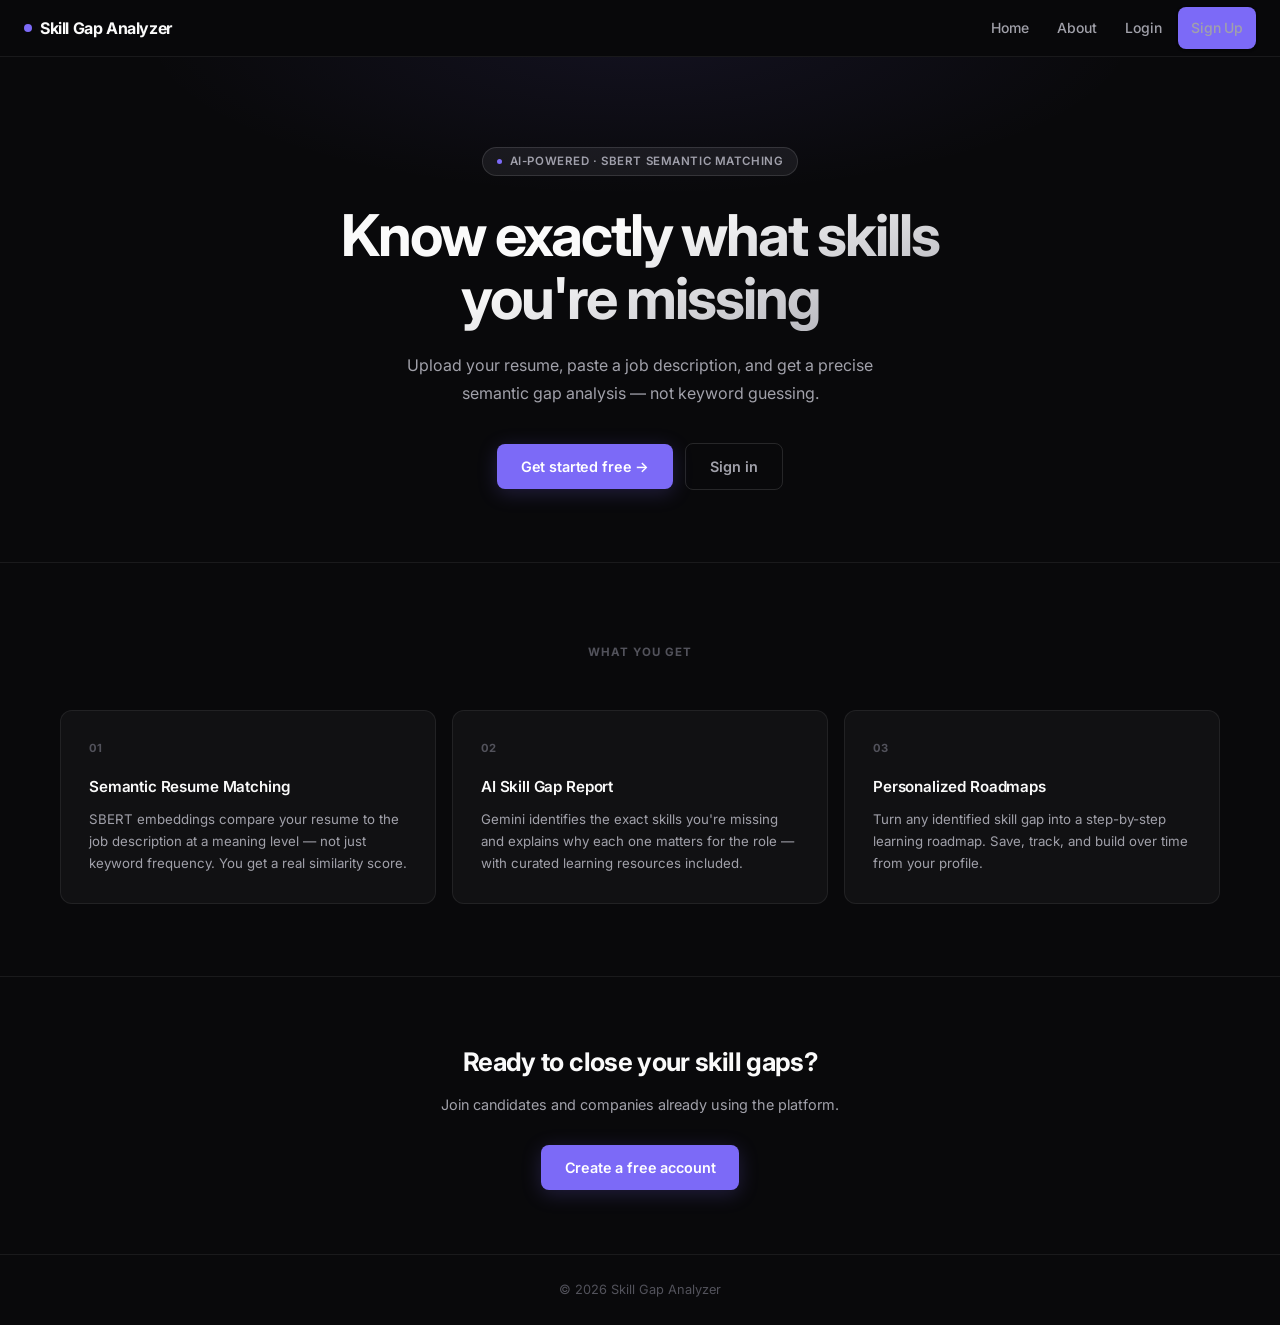
<file: frontend/index.html>
<!DOCTYPE html>
<html lang="en">

<head>
    <meta charset="UTF-8">
    <meta name="viewport" content="width=device-width, initial-scale=1.0">
    <meta name="theme-color" content="#09090b">
    <meta name="description"
        content="Bridge the gap between your skills and job market demands with AI-powered semantic analysis and personalized learning roadmaps.">
    <link rel="icon"
        href="data:image/svg+xml,<svg xmlns='http://www.w3.org/2000/svg' viewBox='0 0 100 100'><text y='.9em' font-size='90'>◎</text></svg>">
    <title>Skill Gap Analyzer — Bridge Your Career Gap</title>
    <link rel="preconnect" href="https://fonts.googleapis.com">
    <link rel="preconnect" href="https://fonts.gstatic.com" crossorigin>
    <link
        href="https://fonts.googleapis.com/css2?family=Inter:ital,opsz,wght@0,14..32,400;0,14..32,500;0,14..32,600;0,14..32,700;1,14..32,400&display=swap"
        rel="stylesheet">
    <link rel="stylesheet" href="css/style.css">
    <style>
        /* ── Landing-page-specific overrides ── */
        .landing-hero {
            padding: 88px 0 72px;
            text-align: center;
            border-bottom: 1px solid var(--border);
            position: relative;
            overflow: hidden;
        }

        .landing-hero::before {
            content: '';
            position: absolute;
            inset: 0;
            background: radial-gradient(ellipse 60% 50% at 50% -5%, rgba(124, 106, 247, 0.09) 0%, transparent 65%);
            pointer-events: none;
        }

        .landing-hero .eyebrow {
            display: inline-flex;
            align-items: center;
            gap: 8px;
            padding: 4px 14px;
            border: 1px solid var(--border-md);
            border-radius: var(--radius-pill);
            font-size: 0.72rem;
            font-weight: 600;
            color: var(--text-2);
            letter-spacing: 0.05em;
            text-transform: uppercase;
            background: var(--bg-raised);
            margin-bottom: 28px;
        }

        .landing-hero h1 {
            font-size: clamp(2.2rem, 5.5vw, 3.6rem);
            font-weight: 700;
            letter-spacing: -0.035em;
            line-height: 1.1;
            background: linear-gradient(160deg, var(--text-1) 40%, var(--text-2) 100%);
            -webkit-background-clip: text;
            -webkit-text-fill-color: transparent;
            background-clip: text;
            margin-bottom: 20px;
            max-width: 720px;
            margin-left: auto;
            margin-right: auto;
        }

        .landing-hero p {
            font-size: 1rem;
            color: var(--text-2);
            max-width: 480px;
            margin: 0 auto 36px;
            line-height: 1.75;
        }

        .hero-cta {
            display: flex;
            align-items: center;
            justify-content: center;
            gap: 12px;
            flex-wrap: wrap;
        }

        .hero-cta .btn-primary {
            display: inline-flex;
            align-items: center;
            gap: 8px;
            padding: 11px 24px;
            background: var(--accent);
            color: white;
            border: none;
            border-radius: var(--radius-sm);
            font-size: 0.9rem;
            font-weight: 600;
            font-family: inherit;
            cursor: pointer;
            text-decoration: none;
            letter-spacing: -0.01em;
            transition: background 0.15s, box-shadow 0.15s, transform 0.15s;
            box-shadow: var(--shadow-accent);
        }

        .hero-cta .btn-primary:hover {
            background: #6d5ce6;
            transform: translateY(-1px);
            box-shadow: 0 6px 28px rgba(124, 106, 247, 0.35);
        }

        .hero-cta .btn-ghost {
            display: inline-flex;
            align-items: center;
            gap: 8px;
            padding: 11px 24px;
            background: transparent;
            color: var(--text-2);
            border: 1px solid var(--border-md);
            border-radius: var(--radius-sm);
            font-size: 0.9rem;
            font-weight: 600;
            font-family: inherit;
            cursor: pointer;
            text-decoration: none;
            transition: border-color 0.15s, color 0.15s, background 0.15s;
        }

        .hero-cta .btn-ghost:hover {
            border-color: var(--border-lg);
            color: var(--text-1);
            background: rgba(255, 255, 255, 0.04);
        }

        /* ── Feature Section ── */
        .features-section {
            padding: 80px 0 72px;
        }

        .features-section-label {
            font-size: 0.72rem;
            font-weight: 700;
            letter-spacing: 0.08em;
            text-transform: uppercase;
            color: var(--text-3);
            text-align: center;
            margin-bottom: 48px;
        }

        .features-grid {
            display: grid;
            grid-template-columns: repeat(3, 1fr);
            gap: 16px;
        }

        .feature-card {
            background: var(--bg-surface);
            border: 1px solid var(--border);
            border-radius: var(--radius);
            padding: 28px;
            transition: border-color 0.15s, transform 0.15s, box-shadow 0.15s;
            position: relative;
            overflow: hidden;
        }

        .feature-card::before {
            content: '';
            position: absolute;
            left: 0;
            top: 20px;
            bottom: 20px;
            width: 2px;
            background: var(--accent);
            border-radius: 0 2px 2px 0;
            opacity: 0;
            transition: opacity 0.15s;
        }

        .feature-card:hover {
            border-color: var(--border-md);
            transform: translateY(-2px);
            box-shadow: var(--shadow-md);
        }

        .feature-card:hover::before {
            opacity: 1;
        }

        .feature-num {
            font-size: 0.7rem;
            font-weight: 700;
            color: var(--text-3);
            letter-spacing: 0.04em;
            margin-bottom: 16px;
            display: block;
        }

        .feature-card h3 {
            font-size: 0.95rem;
            font-weight: 600;
            color: var(--text-1);
            margin-bottom: 10px;
            letter-spacing: -0.01em;
        }

        .feature-card p {
            font-size: 0.83rem;
            color: var(--text-2);
            line-height: 1.65;
        }

        /* ── CTA Bottom ── */
        .cta-bottom {
            padding: 64px 0;
            border-top: 1px solid var(--border);
            text-align: center;
        }

        .cta-bottom h2 {
            font-size: 1.6rem;
            font-weight: 700;
            color: var(--text-1);
            letter-spacing: -0.025em;
            margin-bottom: 10px;
        }

        .cta-bottom p {
            font-size: 0.9rem;
            color: var(--text-2);
            margin-bottom: 28px;
        }

        @media (max-width: 900px) {
            .features-grid {
                grid-template-columns: 1fr 1fr;
            }
        }

        @media (max-width: 600px) {
            .features-grid {
                grid-template-columns: 1fr;
            }

            .landing-hero {
                padding: 60px 0 48px;
            }
        }
    </style>
</head>

<body>
    <header>
        <nav>
            <div class="logo">Skill Gap Analyzer</div>
            <div class="nav-links">
                <a href="index.html">Home</a>
                <a href="index.html#about">About</a>
                <a href="login.html">Login</a>
                <a href="signup.html" class="btn">Sign Up</a>
            </div>
        </nav>
    </header>

    <main>
        <!-- Hero -->
        <section class="landing-hero">
            <div class="container">
                <div class="eyebrow">
                    <span
                        style="width:5px;height:5px;border-radius:50%;background:var(--accent);display:inline-block;"></span>
                    AI-Powered · SBERT Semantic Matching
                </div>
                <h1>Know exactly what skills you're missing</h1>
                <p>Upload your resume, paste a job description, and get a precise semantic gap analysis — not keyword
                    guessing.</p>
                <div class="hero-cta">
                    <a href="signup.html" class="btn-primary">Get started free →</a>
                    <a href="login.html" class="btn-ghost">Sign in</a>
                </div>
            </div>
        </section>

        <!-- Features -->
        <section class="features-section">
            <div class="container">
                <p class="features-section-label">What you get</p>
                <div class="features-grid">
                    <div class="feature-card">
                        <span class="feature-num">01</span>
                        <h3>Semantic Resume Matching</h3>
                        <p>SBERT embeddings compare your resume to the job description at a meaning level — not just
                            keyword frequency. You get a real similarity score.</p>
                    </div>
                    <div class="feature-card">
                        <span class="feature-num">02</span>
                        <h3>AI Skill Gap Report</h3>
                        <p>Gemini identifies the exact skills you're missing and explains why each one matters for the
                            role — with curated learning resources included.</p>
                    </div>
                    <div class="feature-card">
                        <span class="feature-num">03</span>
                        <h3>Personalized Roadmaps</h3>
                        <p>Turn any identified skill gap into a step-by-step learning roadmap. Save, track, and build
                            over time from your profile.</p>
                    </div>
                </div>
            </div>
        </section>

        <!-- CTA Bottom -->
        <section class="cta-bottom">
            <div class="container">
                <h2>Ready to close your skill gaps?</h2>
                <p>Join candidates and companies already using the platform.</p>
                <div class="hero-cta">
                    <a href="signup.html" class="btn-primary">Create a free account</a>
                </div>
            </div>
        </section>
    </main>

    <footer>
        <div class="container">
            <p>© 2026 Skill Gap Analyzer</p>
        </div>
    </footer>

    <script src="js/script.js"></script>


</body>

</html>
</file>
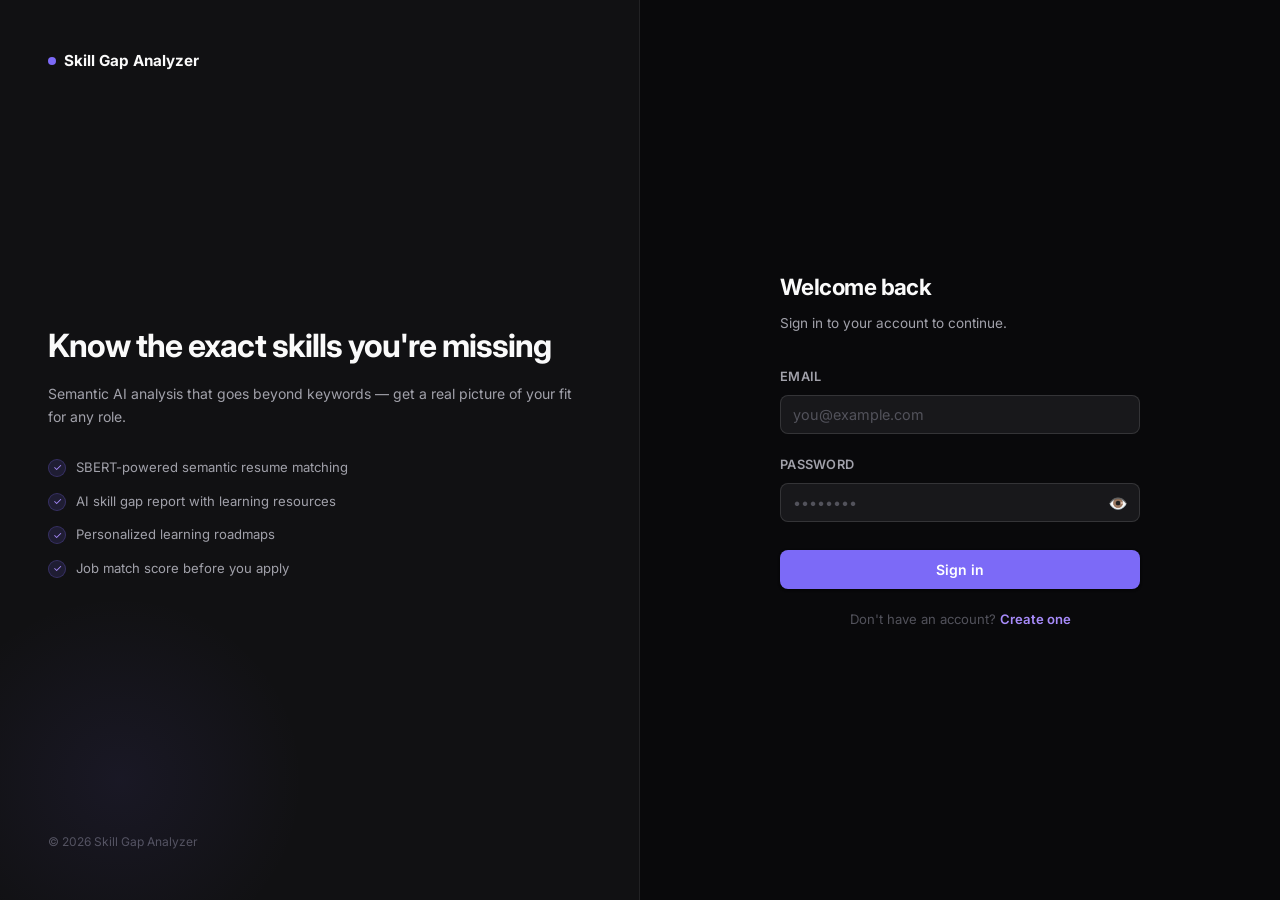
<file: frontend/admin.html>
<!DOCTYPE html>
<html lang="en">
<head>
    <meta charset="UTF-8">
    <meta name="viewport" content="width=device-width, initial-scale=1.0">
    <meta name="theme-color" content="#09090b">
    <title>Admin Panel — Skill Gap Analyzer</title>
    <meta name="description" content="Master admin panel for managing all users, jobs, and applications on Skill Gap Analyzer.">
    <link rel="icon" href="data:image/svg+xml,<svg xmlns='http://www.w3.org/2000/svg' viewBox='0 0 100 100'><text y='.9em' font-size='90'>⚙</text></svg>">
    <link rel="preconnect" href="https://fonts.googleapis.com">
    <link rel="preconnect" href="https://fonts.gstatic.com" crossorigin>
    <link href="https://fonts.googleapis.com/css2?family=Inter:ital,opsz,wght@0,14..32,400;0,14..32,500;0,14..32,600;0,14..32,700;1,14..32,400&display=swap" rel="stylesheet">
    <link rel="stylesheet" href="css/style.css">
    <style>
        :root {
            --admin-accent: #7c6af7;
            --admin-accent-dim: rgba(124,106,247,0.15);
            --admin-danger: #ef4444;
            --admin-success: #10b981;
            --admin-warn: #f59e0b;
        }

        body { background: var(--bg-base, #09090b); }

        /* ── Admin Shell ── */
        .admin-shell {
            display: grid;
            grid-template-columns: 240px 1fr;
            min-height: 100vh;
        }

        /* ── Sidebar ── */
        .admin-sidebar {
            background: rgba(255,255,255,0.03);
            border-right: 1px solid rgba(255,255,255,0.08);
            padding: 28px 0;
            position: sticky;
            top: 0;
            height: 100vh;
            overflow-y: auto;
            display: flex;
            flex-direction: column;
        }

        .admin-sidebar-logo {
            padding: 0 24px 28px;
            border-bottom: 1px solid rgba(255,255,255,0.07);
            margin-bottom: 20px;
        }

        .admin-sidebar-logo h1 {
            font-size: 0.9rem;
            font-weight: 800;
            background: linear-gradient(135deg, #a78bfa, #7c6af7);
            -webkit-background-clip: text;
            -webkit-text-fill-color: transparent;
            background-clip: text;
            letter-spacing: -0.02em;
        }

        .admin-sidebar-logo p {
            font-size: 0.72rem;
            color: rgba(255,255,255,0.35);
            margin-top: 3px;
        }

        .sidebar-nav {
            flex: 1;
            padding: 0 12px;
            display: flex;
            flex-direction: column;
            gap: 4px;
        }

        .sidebar-nav-item {
            display: flex;
            align-items: center;
            gap: 10px;
            padding: 10px 14px;
            border-radius: 8px;
            border: none;
            background: none;
            color: rgba(255,255,255,0.5);
            font-family: 'Inter', sans-serif;
            font-size: 0.875rem;
            font-weight: 500;
            cursor: pointer;
            text-align: left;
            transition: all 0.15s ease;
            width: 100%;
        }

        .sidebar-nav-item:hover {
            background: rgba(255,255,255,0.06);
            color: rgba(255,255,255,0.85);
        }

        .sidebar-nav-item.active {
            background: var(--admin-accent-dim);
            color: #a78bfa;
        }

        .sidebar-nav-item .icon { font-size: 1rem; width: 20px; text-align: center; }

        .sidebar-bottom {
            padding: 16px 12px 0;
            border-top: 1px solid rgba(255,255,255,0.07);
            margin-top: auto;
        }

        /* ── Main Content ── */
        .admin-main {
            padding: 36px 40px;
            overflow: hidden;
        }

        .admin-topbar {
            display: flex;
            justify-content: space-between;
            align-items: center;
            margin-bottom: 36px;
        }

        .admin-topbar h2 {
            font-size: 1.4rem;
            font-weight: 700;
            color: #f1f5f9;
            letter-spacing: -0.025em;
        }

        .admin-topbar p { font-size: 0.85rem; color: rgba(255,255,255,0.4); margin-top: 3px; }

        /* ── Stat Cards ── */
        .stats-grid {
            display: grid;
            grid-template-columns: repeat(auto-fit, minmax(160px, 1fr));
            gap: 16px;
            margin-bottom: 36px;
        }

        .stat-card {
            background: rgba(255,255,255,0.04);
            border: 1px solid rgba(255,255,255,0.08);
            border-radius: 14px;
            padding: 20px 22px;
            transition: border-color 0.2s;
        }

        .stat-card:hover { border-color: rgba(124,106,247,0.3); }

        .stat-card .stat-label {
            font-size: 0.75rem;
            font-weight: 600;
            color: rgba(255,255,255,0.4);
            text-transform: uppercase;
            letter-spacing: 0.08em;
            margin-bottom: 8px;
        }

        .stat-card .stat-value {
            font-size: 2rem;
            font-weight: 800;
            background: linear-gradient(135deg, #a78bfa, #7c6af7);
            -webkit-background-clip: text;
            -webkit-text-fill-color: transparent;
            background-clip: text;
            letter-spacing: -0.04em;
        }

        /* ── Panels ── */
        .admin-panel { display: none; }
        .admin-panel.active { display: block; }

        /* ── Table ── */
        .admin-table-wrap {
            background: rgba(255,255,255,0.03);
            border: 1px solid rgba(255,255,255,0.08);
            border-radius: 14px;
            overflow: hidden;
        }

        .admin-table-header {
            display: flex;
            justify-content: space-between;
            align-items: center;
            padding: 18px 22px;
            border-bottom: 1px solid rgba(255,255,255,0.07);
        }

        .admin-table-header h3 { font-size: 0.95rem; font-weight: 700; color: #f1f5f9; }

        .admin-search {
            padding: 8px 14px;
            background: rgba(255,255,255,0.05);
            border: 1px solid rgba(255,255,255,0.1);
            border-radius: 8px;
            color: #e2e8f0;
            font-family: 'Inter', sans-serif;
            font-size: 0.85rem;
            outline: none;
            width: 220px;
            transition: border-color 0.2s;
        }

        .admin-search:focus { border-color: rgba(124,106,247,0.5); }

        table.admin-tbl {
            width: 100%;
            border-collapse: collapse;
            font-size: 0.85rem;
        }

        table.admin-tbl thead tr {
            background: rgba(255,255,255,0.04);
        }

        table.admin-tbl th {
            padding: 11px 16px;
            text-align: left;
            color: rgba(255,255,255,0.4);
            font-weight: 600;
            font-size: 0.75rem;
            text-transform: uppercase;
            letter-spacing: 0.06em;
            white-space: nowrap;
        }

        table.admin-tbl td {
            padding: 13px 16px;
            color: rgba(255,255,255,0.8);
            border-bottom: 1px solid rgba(255,255,255,0.06);
            vertical-align: middle;
        }

        table.admin-tbl tr:last-child td { border-bottom: none; }

        table.admin-tbl tr:hover td { background: rgba(255,255,255,0.02); }

        .badge {
            display: inline-block;
            padding: 2px 10px;
            border-radius: 20px;
            font-size: 0.72rem;
            font-weight: 700;
            text-transform: uppercase;
            letter-spacing: 0.05em;
        }

        .badge-candidate { background: rgba(99,102,241,0.15); color: #a5b4fc; }
        .badge-company   { background: rgba(16,185,129,0.15); color: #6ee7b7; }
        .badge-admin     { background: rgba(245,158,11,0.2); color: #fcd34d; }

        .btn-tbl-delete {
            padding: 5px 12px;
            border-radius: 6px;
            border: 1px solid rgba(239,68,68,0.35);
            background: rgba(239,68,68,0.1);
            color: #fca5a5;
            font-family: 'Inter', sans-serif;
            font-size: 0.78rem;
            font-weight: 600;
            cursor: pointer;
            transition: all 0.15s;
        }
        .btn-tbl-delete:hover { background: rgba(239,68,68,0.22); }

        .btn-tbl-view {
            padding: 5px 12px;
            border-radius: 6px;
            border: 1px solid rgba(124,106,247,0.35);
            background: rgba(124,106,247,0.12);
            color: #a78bfa;
            font-family: 'Inter', sans-serif;
            font-size: 0.78rem;
            font-weight: 600;
            cursor: pointer;
            text-decoration: none;
            display: inline-block;
            transition: all 0.15s;
        }
        .btn-tbl-view:hover { background: rgba(124,106,247,0.22); }

        .empty-state {
            padding: 40px;
            text-align: center;
            color: rgba(255,255,255,0.35);
            font-size: 0.9rem;
        }

        /* ── Confirm Modal ── */
        #admin-confirm-overlay {
            display: none;
            position: fixed;
            inset: 0;
            background: rgba(0,0,0,0.65);
            backdrop-filter: blur(5px);
            z-index: 9999;
            align-items: center;
            justify-content: center;
        }
        #admin-confirm-overlay.show { display: flex; }

        #admin-confirm-box {
            background: #0f1320;
            border: 1px solid rgba(255,255,255,0.12);
            border-radius: 14px;
            padding: 36px;
            max-width: 380px;
            width: 90%;
            text-align: center;
            box-shadow: 0 20px 60px rgba(0,0,0,0.6);
        }

        #admin-confirm-box p { color: #f1f5f9; font-size: 1rem; margin-bottom: 24px; line-height: 1.6; }

        #admin-confirm-box .btn-row { display: flex; gap: 12px; justify-content: center; }

        /* ── Toast ── */
        #admin-toast-container {
            position: fixed;
            bottom: 24px;
            right: 24px;
            z-index: 9998;
            display: flex;
            flex-direction: column;
            gap: 10px;
            pointer-events: none;
        }

        @keyframes slideInToast {
            from { opacity: 0; transform: translateY(20px); }
            to   { opacity: 1; transform: translateY(0); }
        }

        @media (max-width: 900px) {
            .admin-shell { grid-template-columns: 1fr; }
            .admin-sidebar { display: none; }
            .admin-main { padding: 24px 16px; }
        }
    </style>
</head>
<body>

<div class="admin-shell">
    <!-- Sidebar -->
    <aside class="admin-sidebar">
        <div class="admin-sidebar-logo">
            <h1>⚙ Admin Panel</h1>
            <p id="admin-username-label">Loading…</p>
        </div>
        <nav class="sidebar-nav">
            <button class="sidebar-nav-item active" id="nav-overview" data-panel="panel-overview">
                <span class="icon">📊</span> Overview
            </button>
            <button class="sidebar-nav-item" id="nav-users" data-panel="panel-users">
                <span class="icon">👥</span> Users
            </button>
            <button class="sidebar-nav-item" id="nav-jobs" data-panel="panel-jobs">
                <span class="icon">💼</span> Jobs
            </button>
            <button class="sidebar-nav-item" id="nav-apps" data-panel="panel-apps">
                <span class="icon">📄</span> Applications
            </button>
            <button class="sidebar-nav-item" id="nav-cluster" data-panel="panel-cluster">
                <span class="icon">🎯</span> Cluster Resumes
            </button>
        </nav>
        <div class="sidebar-bottom">
            <button class="sidebar-nav-item" id="admin-logout-btn" style="color:#fca5a5;">
                <span class="icon">🚪</span> Logout
            </button>
        </div>
    </aside>

    <!-- Main -->
    <main class="admin-main">
        <div class="admin-topbar">
            <div>
                <h2 id="panel-title">Overview</h2>
                <p id="panel-subtitle">Platform-wide statistics</p>
            </div>
            <button id="mobile-menu-btn" class="sidebar-nav-item" style="display:none;width:auto;">☰ Menu</button>
        </div>

        <!-- ── Overview Panel ── -->
        <div class="admin-panel active" id="panel-overview">
            <div class="stats-grid" id="stats-grid">
                <div class="stat-card"><div class="stat-label">Total Users</div><div class="stat-value" id="stat-users">—</div></div>
                <div class="stat-card"><div class="stat-label">Candidates</div><div class="stat-value" id="stat-candidates">—</div></div>
                <div class="stat-card"><div class="stat-label">Companies</div><div class="stat-value" id="stat-companies">—</div></div>
                <div class="stat-card"><div class="stat-label">Jobs Posted</div><div class="stat-value" id="stat-jobs">—</div></div>
                <div class="stat-card"><div class="stat-label">Applications</div><div class="stat-value" id="stat-apps">—</div></div>
                <div class="stat-card"><div class="stat-label">Reports</div><div class="stat-value" id="stat-reports">—</div></div>
            </div>
            <div style="display:flex;gap:12px;flex-wrap:wrap;margin-top:24px;justify-content:center;">
                <button id="seed-demo-btn" style="padding:10px 22px;border-radius:8px;background:rgba(124,106,247,0.15);border:1px solid rgba(124,106,247,0.35);color:#a78bfa;font-family:'Inter',sans-serif;font-size:0.88rem;font-weight:600;cursor:pointer;transition:all 0.15s;">🪄 Seed Demo Users &amp; Companies</button>
            </div>
            <p style="color:rgba(255,255,255,0.3);font-size:0.82rem;text-align:center;margin-top:16px;">
                Use the sidebar to navigate and manage platform data.
            </p>
        </div>

        <!-- ── Users Panel ── -->
        <div class="admin-panel" id="panel-users">
            <div class="admin-table-wrap">
                <div class="admin-table-header">
                    <h3>All Users</h3>
                    <input class="admin-search" id="user-search" type="text" placeholder="Search name / email…">
                </div>
                <div style="overflow-x:auto;">
                    <table class="admin-tbl">
                        <thead>
                            <tr>
                                <th>Name</th>
                                <th>Email</th>
                                <th>Role</th>
                                <th>Resume</th>
                                <th>Actions</th>
                            </tr>
                        </thead>
                        <tbody id="users-tbody">
                            <tr><td colspan="5" class="empty-state">Loading users…</td></tr>
                        </tbody>
                    </table>
                </div>
            </div>
        </div>

        <!-- ── Jobs Panel ── -->
        <div class="admin-panel" id="panel-jobs">
            <div class="admin-table-wrap">
                <div class="admin-table-header">
                    <h3>All Job Postings</h3>
                    <input class="admin-search" id="job-search-admin" type="text" placeholder="Search title / company…">
                </div>
                <div style="overflow-x:auto;">
                    <table class="admin-tbl">
                        <thead>
                            <tr>
                                <th>Title</th>
                                <th>Company</th>
                                <th>Posted</th>
                                <th>Applicants</th>
                                <th>Actions</th>
                            </tr>
                        </thead>
                        <tbody id="jobs-tbody">
                            <tr><td colspan="5" class="empty-state">Loading jobs…</td></tr>
                        </tbody>
                    </table>
                </div>
            </div>
        </div>

        <!-- ── Applications Panel ── -->
        <div class="admin-panel" id="panel-apps">
            <div class="admin-table-wrap">
                <div class="admin-table-header">
                    <h3>All Applications</h3>
                    <input class="admin-search" id="app-search" type="text" placeholder="Search candidate…">
                </div>
                <div style="overflow-x:auto;">
                    <table class="admin-tbl">
                        <thead>
                            <tr>
                                <th>Candidate</th>
                                <th>Email</th>
                                <th>Job ID</th>
                                <th>Applied At</th>
                                <th>Resume</th>
                                <th>Actions</th>
                            </tr>
                        </thead>
                        <tbody id="apps-tbody">
                            <tr><td colspan="6" class="empty-state">Loading applications…</td></tr>
                        </tbody>
                    </table>
                </div>
            </div>
        </div>

        <!-- ── Cluster Resumes Panel ── -->
        <div class="admin-panel" id="panel-cluster">
            <div class="admin-table-wrap">
                <div class="admin-table-header" style="flex-wrap:wrap;gap:12px;">
                    <h3>🎯 Candidate Clusters by Role</h3>
                    <div style="display:flex;gap:8px;align-items:center;flex-wrap:wrap;">
                        <select id="cluster-role-select" class="admin-search" style="width:auto;min-width:220px;">
                            <option value="">All Clusters (Overview)</option>
                        </select>
                        <button id="cluster-search-btn" style="padding:8px 16px;border-radius:8px;background:rgba(124,106,247,0.15);border:1px solid rgba(124,106,247,0.35);color:#a78bfa;font-family:'Inter',sans-serif;font-size:0.85rem;font-weight:600;cursor:pointer;">🔍 Show Candidates</button>
                    </div>
                </div>
                <div id="cluster-overview" style="padding:20px;display:flex;flex-wrap:wrap;gap:12px;"></div>
                <div id="cluster-results" style="display:none;">
                    <div id="cluster-results-header" style="padding:16px 22px;border-top:1px solid rgba(255,255,255,0.07);display:flex;justify-content:space-between;align-items:center;">
                        <span id="cluster-results-label" style="color:#a78bfa;font-weight:700;font-size:0.95rem;"></span>
                        <button id="cluster-back-btn" style="padding:6px 14px;border-radius:6px;background:transparent;border:1px solid rgba(255,255,255,0.15);color:#94a3b8;font-family:'Inter',sans-serif;font-size:0.82rem;cursor:pointer;">← Back to Overview</button>
                    </div>
                    <div style="overflow-x:auto;">
                        <table class="admin-tbl">
                            <thead>
                                <tr>
                                    <th>Name</th>
                                    <th>Email</th>
                                    <th>Skills</th>
                                    <th>Experience</th>
                                    <th>Resume</th>
                                </tr>
                            </thead>
                            <tbody id="cluster-tbody"></tbody>
                        </table>
                    </div>
                </div>
            </div>
        </div>
    </main>
</div>

<!-- Confirm Modal -->
<div id="admin-confirm-overlay">
    <div id="admin-confirm-box">
        <p id="admin-confirm-msg">Are you sure?</p>
        <div class="btn-row">
            <button id="admin-confirm-cancel" style="padding:10px 22px;border-radius:8px;border:1px solid rgba(255,255,255,0.15);background:transparent;color:#94a3b8;font-family:'Inter',sans-serif;cursor:pointer;font-size:0.9rem;">Cancel</button>
            <button id="admin-confirm-ok" style="padding:10px 22px;border-radius:8px;border:none;background:linear-gradient(135deg,#ef4444,#dc2626);color:white;font-family:'Inter',sans-serif;cursor:pointer;font-size:0.9rem;font-weight:600;">Delete</button>
        </div>
    </div>
</div>

<!-- Toast Container -->
<div id="admin-toast-container"></div>

<script src="js/admin.js"></script>
</body>
</html>
</file>
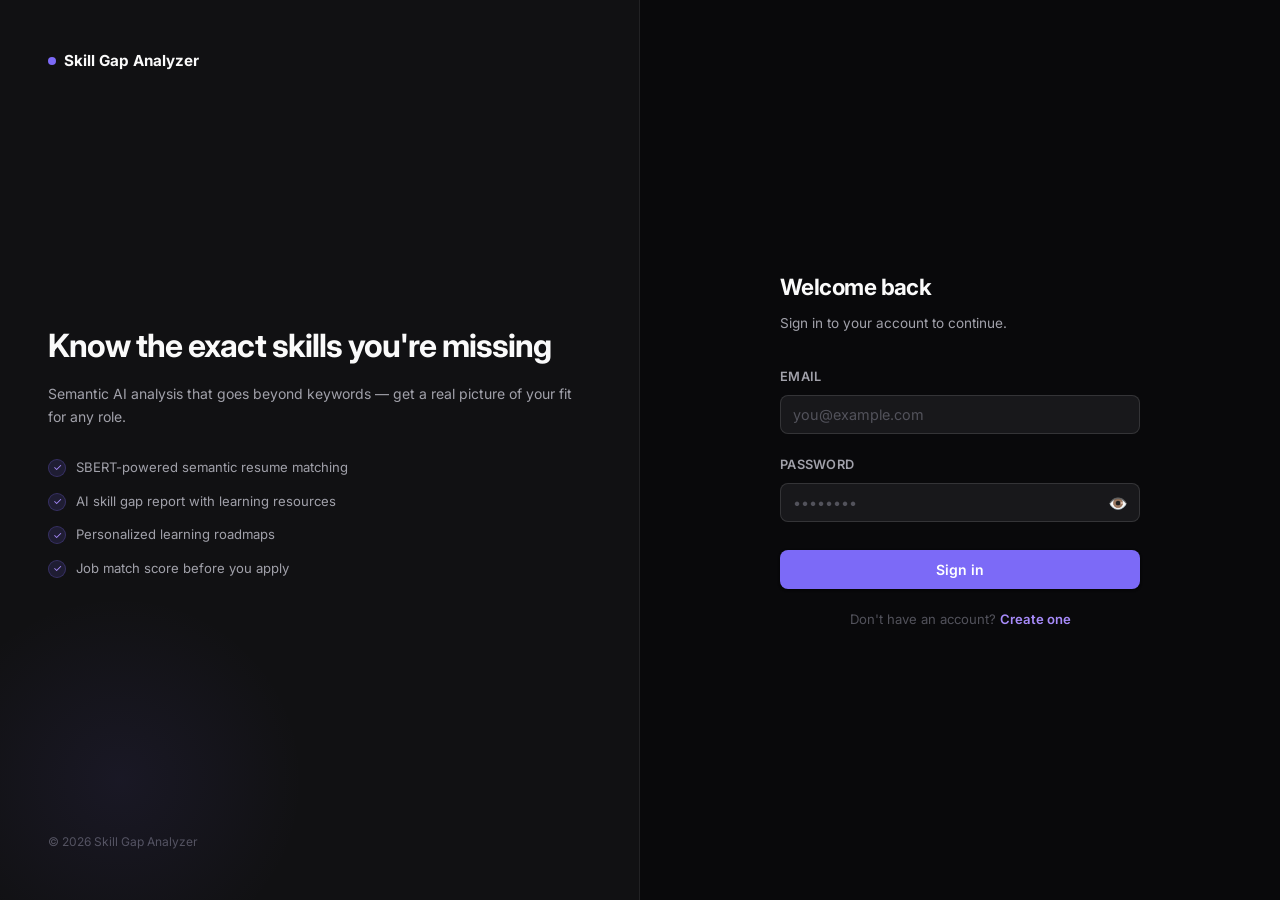
<file: frontend/dashboard.html>
<!DOCTYPE html>
<html lang="en">
<head>
    <meta charset="UTF-8">
    <meta name="viewport" content="width=device-width, initial-scale=1.0">
    <meta name="theme-color" content="#09090b">
    <link rel="icon" href="data:image/svg+xml,<svg xmlns='http://www.w3.org/2000/svg' viewBox='0 0 100 100'><text y='.9em' font-size='90'>◎</text></svg>">
    <title>Dashboard — Skill Gap Analyzer</title>
    <meta name="description" content="Manage your job analyses, applications, and skill roadmaps from your personal dashboard.">
    <link rel="preconnect" href="https://fonts.googleapis.com">
    <link rel="preconnect" href="https://fonts.gstatic.com" crossorigin>
    <link href="https://fonts.googleapis.com/css2?family=Inter:ital,opsz,wght@0,14..32,400;0,14..32,500;0,14..32,600;0,14..32,700;1,14..32,400&display=swap" rel="stylesheet">
    <link rel="stylesheet" href="css/style.css">
    <link rel="stylesheet" href="css/dashboard.css">
</head>
<body>
    <header>
        <nav>
            <div class="logo">Skill Gap Analyzer</div>
            <div class="nav-links" id="main-nav-links">
                <a href="dashboard.html" id="nav-dashboard">Dashboard</a>
                <a href="analyze.html" id="nav-analyze">Analyze</a>
                <a href="skill-gap-reports.html" id="nav-roadmap">Roadmap</a>
                <a href="profile.html" id="nav-profile">Profile</a>
                <a href="#" id="logout-btn">Logout</a>
            </div>
        </nav>
    </header>

    <main>
        <!-- Dashboard Hero -->
        <section class="dashboard-hero">
            <div class="container">
                <div class="dashboard-header">
                    <div>
                        <h1 id="welcome-message">Dashboard</h1>
                        <p id="dashboard-sub" style="color:var(--text-2);margin-top:6px;font-size:0.9rem;"></p>
                    </div>
                </div>
            </div>
        </section>

        <div class="container" style="padding-top:36px;">

            <!-- ── Candidate Dashboard ── -->
            <div id="candidate-dashboard" style="display:none;">

                <!-- Quick action cards -->
                <div class="dashboard-features-section">
                    <h2>Quick Actions</h2>
                    <div class="dashboard-features">
                        <div class="feature-item" id="analyze-jobs-card">
                            <h3>Analyze Job Descriptions</h3>
                            <p>Upload your resume and a job description to get a semantic skill gap report.</p>
                        </div>
                        <div class="feature-item" id="manage-resumes-card">
                            <h3>Manage Resume</h3>
                            <p>Upload and update your stored resume for one-click analysis autofill.</p>
                        </div>
                        <div class="feature-item" id="skill-gap-reports-card">
                            <h3>Learning Roadmap</h3>
                            <p>Build a step-by-step roadmap for any skill you want to develop.</p>
                        </div>
                        <div class="feature-item" id="explore-jobs-card-cand">
                            <h3>Explore Jobs</h3>
                            <p>Browse open positions and check your fit score before applying.</p>
                        </div>
                    </div>

                    <!-- CTA row -->
                    <div class="cta-buttons" style="margin-top:28px;">
                        <a href="analyze.html" class="btn" style="width:auto;min-width:160px;">Start New Analysis</a>
                        <a href="skill-gap-reports.html" class="btn secondary-btn" style="width:auto;min-width:160px;">Learning Roadmap</a>
                    </div>
                </div>
            </div>

            <!-- ── Company Dashboard ── -->
            <div id="company-dashboard" style="display:none;">

                <div class="dashboard-features-section">
                    <h2>Quick Actions</h2>
                    <div class="dashboard-features">
                        <div class="feature-item" id="post-job-card">
                            <h3>Post a New Job</h3>
                            <p>Create and publish a new job opening to attract candidates.</p>
                        </div>
                        <div class="feature-item" id="view-apps-card">
                            <h3>View Applications</h3>
                            <p>Review applicants for your posted job listings.</p>
                        </div>
                        <div class="feature-item" id="manage-postings-card">
                            <h3>Manage Postings</h3>
                            <p>Edit or remove existing job listings.</p>
                        </div>
                    </div>

                    <div class="cta-buttons" style="margin-top:28px;">
                        <a href="#" class="btn" id="show-post-job-form" style="width:auto;min-width:160px;">Post a Job</a>
                        <a href="#" class="btn secondary-btn" id="view-apps-btn" style="width:auto;min-width:160px;">View Applications</a>
                    </div>

                    <!-- Post Job Form -->
                    <div id="post-job-section" style="display:none;" class="post-job-panel">
                        <div style="background:var(--bg-surface);border:1px solid var(--border-md);border-radius:var(--radius);padding:32px;max-width:580px;margin-top:28px;">
                            <h3 style="font-size:1rem;font-weight:700;margin-bottom:20px;">Post a New Job</h3>
                            <form id="post-job-form">
                                <div class="form-group">
                                    <label for="job-title">Job Title</label>
                                    <input type="text" id="job-title" name="title" placeholder="e.g. Senior ML Engineer" required>
                                </div>
                                <div class="form-group">
                                    <label for="job-description">Job Description</label>
                                    <textarea id="job-description" name="description" rows="6" placeholder="Describe the role, responsibilities, and required skills…" required></textarea>
                                </div>
                                <div class="form-group">
                                    <label for="job-required-skills">Required Skills <span style="color:rgba(255,255,255,0.35);font-weight:400;font-size:0.82rem;">(comma separated)</span></label>
                                    <input type="text" id="job-required-skills" name="required_skills" placeholder="e.g. Python, React, Docker, SQL">
                                </div>
                                <div class="form-group">
                                    <label for="job-last-date">Last Date to Apply</label>
                                    <input type="date" id="job-last-date" name="last_date">
                                </div>
                                <button type="submit" class="btn" style="margin-top:4px;">Publish Job</button>
                            </form>
                        </div>
                    </div>
                </div>
            </div>

            <!-- ── Admin Dashboard ── -->
            <div id="admin-dashboard" style="display:none;">
                <div class="dashboard-features-section">
                    <h2>⚙️ Admin Control Panel</h2>
                    <p style="color:var(--text-2);margin-bottom:24px;font-size:0.9rem;">You have full access to manage all users, jobs, applications, and platform data.</p>
                    <div class="dashboard-features">
                        <div class="feature-item" id="admin-users-card" style="cursor:pointer;">
                            <h3>👥 Manage Users</h3>
                            <p>View, edit, or delete candidate and company accounts.</p>
                        </div>
                        <div class="feature-item" id="admin-jobs-card" style="cursor:pointer;">
                            <h3>💼 Manage Jobs</h3>
                            <p>Oversee all job postings across all companies.</p>
                        </div>
                        <div class="feature-item" id="admin-apps-card" style="cursor:pointer;">
                            <h3>📄 Applications</h3>
                            <p>View all candidate applications on the platform.</p>
                        </div>
                        <div class="feature-item" id="admin-stats-card" style="cursor:pointer;">
                            <h3>📊 Platform Stats</h3>
                            <p>Overall analytics for the entire platform.</p>
                        </div>
                    </div>
                    <div class="cta-buttons" style="margin-top:28px;">
                        <a href="admin.html" class="btn" style="width:auto;min-width:180px;">Open Admin Panel</a>
                    </div>
                </div>
            </div>

            <!-- ── Job Listings (both roles) ── -->
            <div class="jobs-section" id="job-listings-card">
                <div class="jobs-section-header">
                    <h2>Job Postings</h2>
                </div>
                <div class="jobs-search-row">
                    <input type="text" id="job-search" placeholder="Search by title or company…">
                    <select id="job-sort">
                        <option value="newest">Newest First</option>
                        <option value="title-asc">Title (A–Z)</option>
                        <option value="title-desc">Title (Z–A)</option>
                        <option value="company-asc">Company (A–Z)</option>
                    </select>
                </div>
                <div id="jobs-list" class="jobs-grid">
                    <!-- Jobs loaded by dashboard.js -->
                </div>
            </div>

        </div><!-- /.container -->
    </main>

    <footer>
        <div class="container">
            <p>© 2026 Skill Gap Analyzer</p>
        </div>
    </footer>

    <script src="js/dashboard.js"></script>
    <script src="js/chat-widget.js"></script>

    <!-- 2-Step View Applications Modal -->
    <div id="view-apps-modal" style="display:none;position:fixed;inset:0;background:rgba(0,0,0,0.75);backdrop-filter:blur(8px);z-index:10000;overflow-y:auto;padding:40px 16px;">
        <div style="background:#0f1320;border:1px solid rgba(255,255,255,0.12);border-radius:18px;max-width:760px;margin:0 auto;padding:36px;">
            <div style="display:flex;justify-content:space-between;align-items:center;margin-bottom:8px;">
                <h2 id="view-apps-modal-title" style="font-size:1.15rem;font-weight:700;color:#f1f5f9;">Your Job Postings</h2>
                <button id="close-view-apps-modal" style="background:none;border:none;color:#94a3b8;font-size:1.5rem;cursor:pointer;line-height:1;">✕</button>
            </div>
            <p style="font-size:0.82rem;color:rgba(255,255,255,0.35);margin-bottom:22px;" id="view-apps-modal-sub">Select a job to see its applicants</p>

            <!-- Step 1: Jobs list -->
            <div id="va-step-jobs">
                <div id="va-jobs-list" style="display:flex;flex-direction:column;gap:12px;"></div>
            </div>

            <!-- Step 2: Applicants list -->
            <div id="va-step-apps" style="display:none;">
                <button id="va-back-btn" style="padding:7px 14px;border-radius:8px;background:transparent;border:1px solid rgba(255,255,255,0.15);color:#94a3b8;font-family:Inter,sans-serif;font-size:0.82rem;cursor:pointer;margin-bottom:20px;">&larr; Back to Jobs</button>
                <div id="va-apps-list" style="display:flex;flex-direction:column;gap:14px;"></div>
            </div>
        </div>
    </div>

    <!-- Applicants Modal (for per-job view from job card) -->
    <div id="applicants-modal" style="display:none;position:fixed;inset:0;background:rgba(0,0,0,0.7);backdrop-filter:blur(6px);z-index:10000;overflow-y:auto;padding:40px 16px;">
        <div style="background:#0f1320;border:1px solid rgba(255,255,255,0.12);border-radius:16px;max-width:720px;margin:0 auto;padding:36px;">
            <div style="display:flex;justify-content:space-between;align-items:center;margin-bottom:24px;">
                <h2 id="applicants-modal-title" style="font-size:1.1rem;font-weight:700;color:#f1f5f9;">Applicants</h2>
                <button id="close-applicants-modal" style="background:none;border:none;color:#94a3b8;font-size:1.5rem;cursor:pointer;line-height:1;">✕</button>
            </div>
            <div id="applicants-list" style="display:flex;flex-direction:column;gap:16px;"></div>
        </div>
    </div>

    <!-- Edit Job Modal -->
    <div id="edit-job-modal" style="display:none;position:fixed;inset:0;background:rgba(0,0,0,0.7);backdrop-filter:blur(6px);z-index:10000;padding:40px 16px;align-items:center;justify-content:center;">
        <div style="background:#0f1320;border:1px solid rgba(255,255,255,0.12);border-radius:16px;max-width:580px;width:100%;padding:36px;">
            <div style="display:flex;justify-content:space-between;align-items:center;margin-bottom:24px;">
                <h2 style="font-size:1.1rem;font-weight:700;color:#f1f5f9;">Edit Job Posting</h2>
                <button id="close-edit-modal" style="background:none;border:none;color:#94a3b8;font-size:1.5rem;cursor:pointer;line-height:1;">✕</button>
            </div>
            <form id="edit-job-form">
                <input type="hidden" id="edit-job-id">
                <div class="form-group">
                    <label for="edit-job-title">Job Title</label>
                    <input type="text" id="edit-job-title" required placeholder="e.g. Senior ML Engineer">
                </div>
                <div class="form-group">
                    <label for="edit-job-desc">Job Description</label>
                    <textarea id="edit-job-desc" rows="5" required placeholder="Describe the role…"></textarea>
                </div>
                <div class="form-group">
                    <label for="edit-job-skills">Required Skills <span style="color:rgba(255,255,255,0.35);font-weight:400;font-size:0.82rem;">(comma separated)</span></label>
                    <input type="text" id="edit-job-skills" placeholder="e.g. Python, React, Docker">
                </div>
                <div class="form-group">
                    <label for="edit-job-last-date">Last Date to Apply</label>
                    <input type="date" id="edit-job-last-date">
                </div>
                <button type="submit" class="btn" style="margin-top:4px;">Save Changes</button>
            </form>
        </div>
    </div>
</body>
</html>
</file>
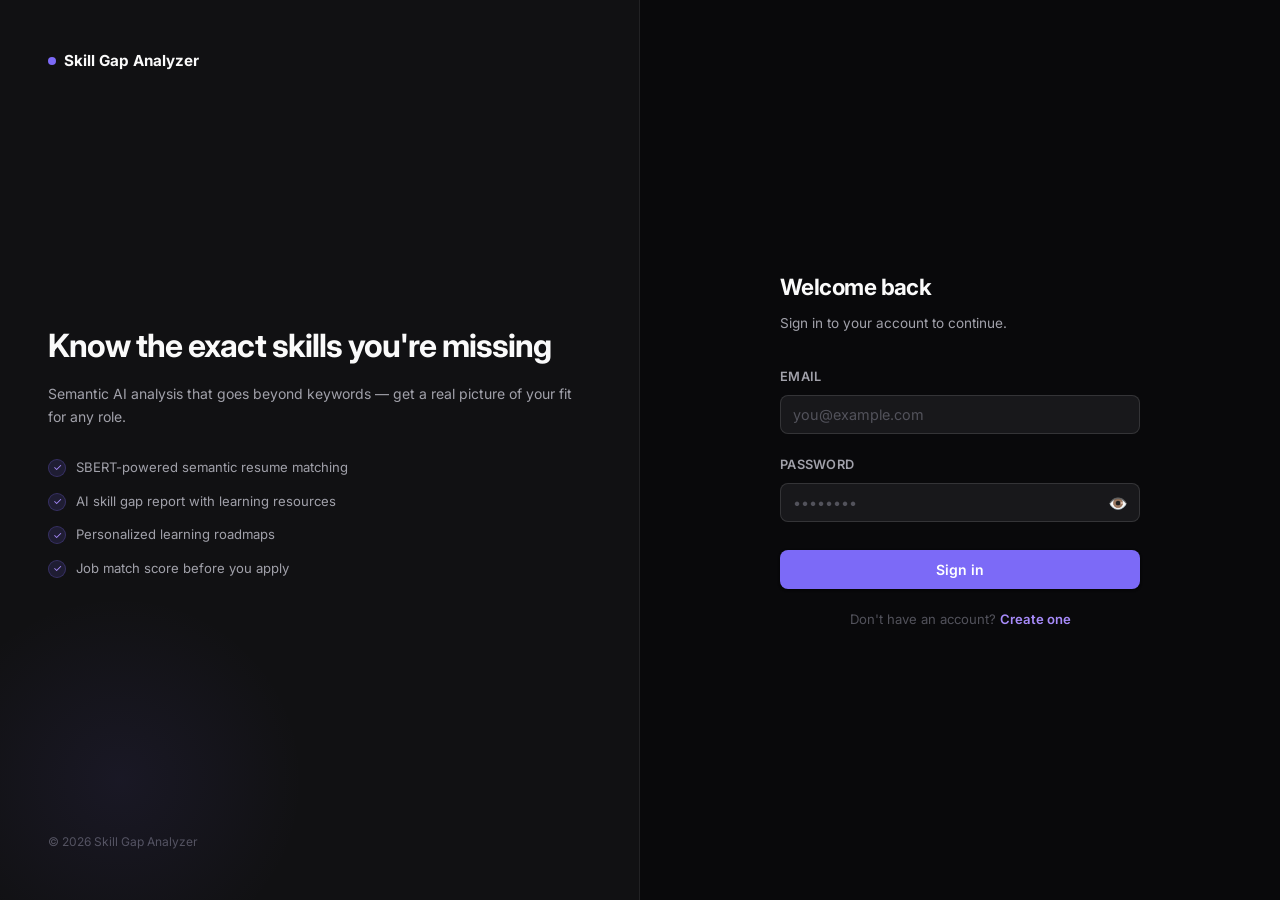
<file: frontend/login.html>
<!DOCTYPE html>
<html lang="en">

<head>
    <meta charset="UTF-8">
    <meta name="viewport" content="width=device-width, initial-scale=1.0">
    <meta name="theme-color" content="#09090b">
    <meta name="description"
        content="Sign in to Skill Gap Analyzer to access your personalized skill gap analyses and career roadmaps.">
    <link rel="icon"
        href="data:image/svg+xml,<svg xmlns='http://www.w3.org/2000/svg' viewBox='0 0 100 100'><text y='.9em' font-size='90'>◎</text></svg>">
    <title>Sign In — Skill Gap Analyzer</title>
    <link rel="preconnect" href="https://fonts.googleapis.com">
    <link rel="preconnect" href="https://fonts.gstatic.com" crossorigin>
    <link
        href="https://fonts.googleapis.com/css2?family=Inter:ital,opsz,wght@0,14..32,400;0,14..32,500;0,14..32,600;0,14..32,700;1,14..32,400&display=swap"
        rel="stylesheet">
    <link rel="stylesheet" href="css/style.css">
    <style>
        /* ── Split-panel auth layout ── */
        body {
            overflow-x: hidden;
        }

        .auth-shell {
            min-height: 100vh;
            display: grid;
            grid-template-columns: 1fr 1fr;
        }

        /* Left panel — branding */
        .auth-brand {
            background: var(--bg-surface);
            border-right: 1px solid var(--border);
            padding: 48px;
            display: flex;
            flex-direction: column;
            justify-content: space-between;
            position: relative;
            overflow: hidden;
        }

        .auth-brand::before {
            content: '';
            position: absolute;
            bottom: -80px;
            left: -80px;
            width: 400px;
            height: 400px;
            background: radial-gradient(circle, rgba(124, 106, 247, 0.08) 0%, transparent 65%);
            pointer-events: none;
        }

        .brand-logo {
            display: flex;
            align-items: center;
            gap: 8px;
            font-size: 0.95rem;
            font-weight: 700;
            color: var(--text-1);
        }

        .brand-logo::before {
            content: '';
            width: 8px;
            height: 8px;
            border-radius: 50%;
            background: var(--accent);
        }

        .brand-tagline {
            flex: 1;
            display: flex;
            flex-direction: column;
            justify-content: center;
            padding: 40px 0;
        }

        .brand-tagline h2 {
            font-size: clamp(1.5rem, 2.5vw, 2rem);
            font-weight: 700;
            color: var(--text-1);
            letter-spacing: -0.03em;
            line-height: 1.25;
            margin-bottom: 16px;
        }

        .brand-tagline p {
            font-size: 0.875rem;
            color: var(--text-2);
            line-height: 1.7;
        }

        .brand-features {
            display: flex;
            flex-direction: column;
            gap: 12px;
            margin-top: 28px;
        }

        .brand-feature {
            display: flex;
            align-items: center;
            gap: 10px;
            font-size: 0.82rem;
            color: var(--text-2);
        }

        .brand-feature::before {
            content: '✓';
            width: 18px;
            height: 18px;
            background: var(--accent-dim);
            border: 1px solid rgba(124, 106, 247, 0.25);
            border-radius: 50%;
            display: flex;
            align-items: center;
            justify-content: center;
            font-size: 0.65rem;
            color: var(--accent-light);
            flex-shrink: 0;
        }

        .brand-footer {
            font-size: 0.75rem;
            color: var(--text-3);
        }

        /* Right panel — form */
        .auth-form-panel {
            display: flex;
            align-items: center;
            justify-content: center;
            padding: 48px var(--space-8);
            background: var(--bg-base);
        }

        .auth-form-inner {
            width: 100%;
            max-width: 360px;
        }

        .auth-form-inner h1 {
            font-size: 1.4rem;
            font-weight: 700;
            color: var(--text-1);
            letter-spacing: -0.025em;
            margin-bottom: 6px;
        }

        .auth-form-inner .auth-sub {
            font-size: 0.85rem;
            color: var(--text-2);
            margin-bottom: 32px;
        }

        .auth-form-inner .auth-link {
            color: var(--text-3);
            font-size: 0.82rem;
            margin-top: 20px;
            text-align: center;
        }

        .auth-form-inner .auth-link a {
            color: var(--accent-light);
            font-weight: 600;
            text-decoration: none;
        }

        .auth-form-inner .auth-link a:hover {
            text-decoration: underline;
        }

        .form-group-inline {
            display: grid;
            grid-template-columns: 1fr 1fr;
            gap: 12px;
        }

        @media (max-width: 768px) {
            .auth-shell {
                grid-template-columns: 1fr;
            }

            .auth-brand {
                display: none;
            }

            .auth-form-panel {
                padding: 40px 24px;
            }
        }
    </style>
</head>

<body>
    <div class="auth-shell">
        <!-- Left: Branding -->
        <aside class="auth-brand">
            <div class="brand-logo">Skill Gap Analyzer</div>
            <div class="brand-tagline">
                <h2>Know the exact skills you're missing</h2>
                <p>Semantic AI analysis that goes beyond keywords — get a real picture of your fit for any role.</p>
                <div class="brand-features">
                    <div class="brand-feature">SBERT-powered semantic resume matching</div>
                    <div class="brand-feature">AI skill gap report with learning resources</div>
                    <div class="brand-feature">Personalized learning roadmaps</div>
                    <div class="brand-feature">Job match score before you apply</div>
                </div>
            </div>
            <p class="brand-footer">© 2026 Skill Gap Analyzer</p>
        </aside>

        <!-- Right: Login form -->
        <section class="auth-form-panel">
            <div class="auth-form-inner">
                <h1>Welcome back</h1>
                <p class="auth-sub">Sign in to your account to continue.</p>

                <form id="login-form">
                    <div class="form-group">
                        <label for="login-email">Email</label>
                        <input type="email" id="login-email" name="email" placeholder="you@example.com"
                            autocomplete="email" required>
                    </div>
                    <div class="form-group">
                        <label for="login-password">Password</label>
                        <div style="position: relative;">
                            <input type="password" id="login-password" name="password" placeholder="••••••••"
                                autocomplete="current-password" required style="width: 100%; padding-right: 40px; box-sizing: border-box;">
                            <button type="button" onclick="togglePassword('login-password', this)" style="position: absolute; right: 12px; top: 50%; transform: translateY(-50%); background: none; border: none; cursor: pointer; color: var(--text-2); font-size: 1rem; padding: 0;">👁️</button>
                        </div>
                    </div>
                    <button type="submit" class="btn" style="margin-top:8px;">Sign in</button>
                </form>

                <p class="auth-link">Don't have an account? <a href="signup.html">Create one</a></p>
            </div>
        </section>
    </div>

    <script src="js/script.js"></script>
    <script>
        function togglePassword(inputId, btn) {
            const input = document.getElementById(inputId);
            if (input.type === 'password') {
                input.type = 'text';
                btn.textContent = '🙈';
            } else {
                input.type = 'password';
                btn.textContent = '👁️';
            }
        }
    </script>


</body>

</html>
</file>
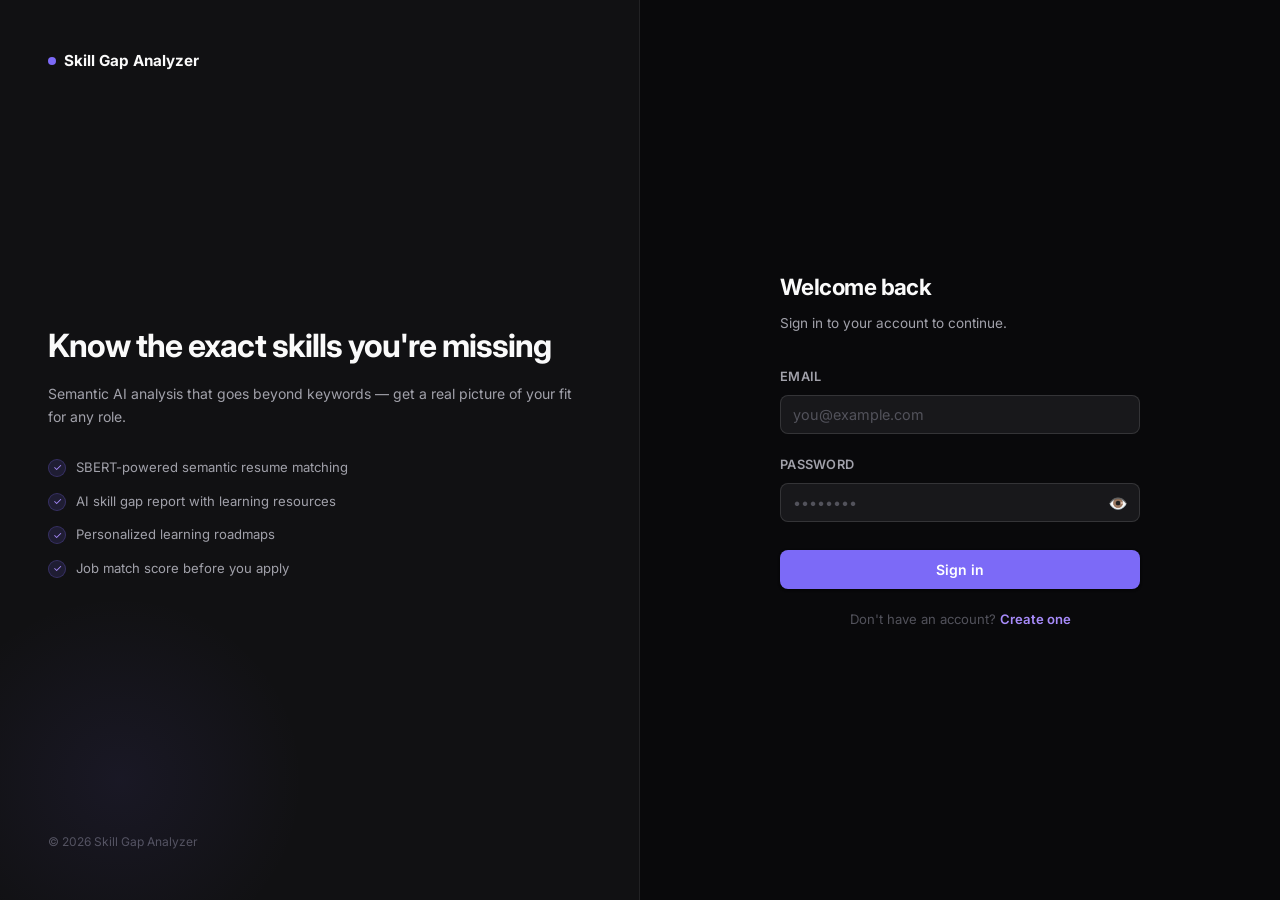
<file: frontend/manageResume.html>
<!DOCTYPE html>
<html lang="en">
<head>
    <meta charset="UTF-8">
    <meta name="viewport" content="width=device-width, initial-scale=1.0">
    <meta name="theme-color" content="#09090b">
    <link rel="icon" href="data:image/svg+xml,<svg xmlns='http://www.w3.org/2000/svg' viewBox='0 0 100 100'><text y='.9em' font-size='90'>◎</text></svg>">
    <title>Manage Resume — Skill Gap Analyzer</title>
    <meta name="description" content="Upload your resume PDF to get an ATS compatibility score, extracted skills, your location, and a professional summary.">
    <link rel="preconnect" href="https://fonts.googleapis.com">
    <link rel="preconnect" href="https://fonts.gstatic.com" crossorigin>
    <link href="https://fonts.googleapis.com/css2?family=Inter:ital,opsz,wght@0,14..32,300;0,14..32,400;0,14..32,500;0,14..32,600;0,14..32,700;1,14..32,400&display=swap" rel="stylesheet">
    <link rel="stylesheet" href="css/style.css">
    <link rel="stylesheet" href="css/manageResume.css">
</head>
<body>

    <!-- ── Header ──────────────────────────────────────────────────────── -->
    <header>
        <nav>
            <div class="logo">Skill Gap Analyzer</div>
            <div class="nav-links">
                <a href="dashboard.html">Dashboard</a>
                <a href="analyze.html">Analyze</a>
                <a href="skill-gap-reports.html">Roadmap</a>
                <a href="profile.html">Profile</a>
                <a href="#" id="logout-btn">Logout</a>
            </div>
        </nav>
    </header>

    <main>

        <!-- ── Hero ────────────────────────────────────────────────────── -->
        <section class="mr-hero">
            <div class="container">
                <div class="mr-hero-badge">
                    <span class="mr-badge-dot"></span>
                    AI-Powered · ATS Score · Skill Extraction
                </div>
                <h1>Manage Your Resume</h1>
                <p>Upload your resume PDF to get an ATS compatibility score, extract every skill automatically, see your location and a professional summary — all in one place.</p>
            </div>
        </section>

        <!-- ── Pipeline steps indicator ────────────────────────────────── -->
        <section class="mr-pipeline-section">
            <div class="container">
                <div class="mr-pipeline">
                    <div class="mr-pipe-step" id="pipe-upload">
                        <div class="mr-pipe-icon">📄</div>
                        <span>Upload</span>
                    </div>
                    <div class="mr-pipe-arrow">→</div>
                    <div class="mr-pipe-step" id="pipe-ats">
                        <div class="mr-pipe-icon">🎯</div>
                        <span>ATS Score</span>
                    </div>
                    <div class="mr-pipe-arrow">→</div>
                    <div class="mr-pipe-step" id="pipe-skills">
                        <div class="mr-pipe-icon">🧠</div>
                        <span>Skills</span>
                    </div>
                    <div class="mr-pipe-arrow">→</div>
                    <div class="mr-pipe-step" id="pipe-summary">
                        <div class="mr-pipe-icon">📝</div>
                        <span>Summary</span>
                    </div>
                </div>
            </div>
        </section>

        <!-- ── Upload Card ──────────────────────────────────────────────── -->
        <section class="mr-section">
            <div class="container">
                <div class="mr-upload-grid">

                    <!-- Drop zone -->
                    <div class="mr-upload-card" id="mr-upload-card">
                        <div class="mr-card-header">
                            <div class="mr-card-icon">📄</div>
                            <div>
                                <h2>Your Resume</h2>
                                <p class="mr-card-sub">PDF format only · up to 10 MB</p>
                            </div>
                        </div>

                        <!-- Stored resume banner -->
                        <div class="mr-stored-banner hidden" id="mr-stored-banner">
                            <span class="mr-stored-icon">📋</span>
                            <div class="mr-stored-info">
                                <p id="mr-stored-name">resume.pdf</p>
                                <span id="mr-stored-meta">Stored on server</span>
                            </div>
                            <div class="mr-stored-actions">
                                <a href="#" class="mr-btn-link" id="mr-download-btn">⬇ Download</a>
                                <button class="mr-btn-link mr-btn-danger" id="mr-delete-stored-btn">🗑 Remove</button>
                            </div>
                        </div>

                        <!-- Drop zone -->
                        <div class="mr-drop-zone" id="mr-drop-zone">
                            <input type="file" id="mr-file-input" hidden>
                            <div class="mr-drop-content" id="mr-drop-content">
                                <div class="mr-drop-icon">☁️</div>
                                <p>Drag &amp; drop your PDF here</p>
                                <span class="mr-drop-or">or</span>
                                <button class="mr-btn-outline" id="mr-browse-btn">Browse Files</button>
                            </div>
                            <div class="mr-file-selected hidden" id="mr-file-info">
                                <div class="mr-file-icon">📋</div>
                                <div>
                                    <p class="mr-file-name" id="mr-file-name"></p>
                                    <span class="mr-file-size" id="mr-file-size"></span>
                                </div>
                                <button class="mr-remove-btn" id="mr-remove-btn">✕</button>
                            </div>
                        </div>

                        <!-- Analyse button -->
                        <button class="mr-analyse-btn" id="mr-analyse-btn" disabled>
                            <span id="mr-analyse-icon">🔍</span>
                            <span id="mr-analyse-text">Analyse Resume</span>
                        </button>
                        <p class="mr-analyse-hint">Analysis uses AI — takes 10–20 seconds.</p>
                    </div>

                    <!-- What happens panel -->
                    <div class="mr-info-card">
                        <h3>What we analyse</h3>
                        <ul class="mr-info-list">
                            <li>
                                <span class="mr-info-icon">🎯</span>
                                <div>
                                    <strong>ATS Score</strong>
                                    <p>Keyword density, formatting signals, and section completeness give you an ATS compatibility score.</p>
                                </div>
                            </li>
                            <li>
                                <span class="mr-info-icon">🧩</span>
                                <div>
                                    <strong>Skill Extraction</strong>
                                    <p>Our regex + NLP pipeline pulls every technical skill from your PDF text.</p>
                                </div>
                            </li>
                            <li>
                                <span class="mr-info-icon">📍</span>
                                <div>
                                    <strong>Location</strong>
                                    <p>We extract your city/country from the resume so everything is in one view.</p>
                                </div>
                            </li>
                            <li>
                                <span class="mr-info-icon">📝</span>
                                <div>
                                    <strong>Professional Summary</strong>
                                    <p>Gemini AI reads your resume and writes a concise professional summary for you.</p>
                                </div>
                            </li>
                        </ul>
                    </div>

                </div>
            </div>
        </section>

        <!-- ── Loading overlay ──────────────────────────────────────────── -->
        <div class="mr-loading-overlay hidden" id="mr-loading-overlay">
            <div class="mr-loading-card">
                <div class="mr-loader-ring"></div>
                <h3>Analysing your resume…</h3>
                <p id="mr-loading-status">Preparing…</p>
                <div class="mr-loading-steps">
                    <div class="mr-step" id="mr-step-1">📄 Extracting text from PDF</div>
                    <div class="mr-step" id="mr-step-2">🎯 Computing ATS score &amp; skills</div>
                    <div class="mr-step" id="mr-step-3">📝 Generating summary with AI</div>
                </div>
            </div>
        </div>

        <!-- ── Results ──────────────────────────────────────────────────── -->
        <section class="mr-results-section hidden" id="mr-results-section">
            <div class="container">

                <!-- ATS Score Row -->
                <div class="mr-ats-row" id="mr-ats-row">
                    <div class="mr-ats-card">
                        <div class="mr-ats-ring-wrap">
                            <svg class="mr-ats-svg" viewBox="0 0 120 120">
                                <circle cx="60" cy="60" r="50" fill="none" stroke="rgba(255,255,255,0.07)" stroke-width="10"/>
                                <circle cx="60" cy="60" r="50" fill="none" stroke-width="10"
                                        stroke-linecap="round" transform="rotate(-90 60 60)"
                                        id="mr-ats-ring-fill" stroke-dasharray="0 314"/>
                            </svg>
                            <span class="mr-ats-ring-label" id="mr-ats-score-label">--%</span>
                        </div>
                        <div class="mr-ats-text">
                            <h3 id="mr-ats-verdict">ATS Score</h3>
                            <p id="mr-ats-desc">Analysing…</p>
                        </div>
                    </div>

                    <!-- Quick stats -->
                    <div class="mr-quick-stats" id="mr-quick-stats">
                        <div class="mr-stat-item">
                            <span class="mr-stat-val" id="mr-stat-skills">–</span>
                            <span class="mr-stat-label">Skills Found</span>
                        </div>
                        <div class="mr-stat-item">
                            <span class="mr-stat-val" id="mr-stat-location">–</span>
                            <span class="mr-stat-label">Location</span>
                        </div>
                    </div>
                </div>

                <!-- Summary Card -->
                <div class="mr-summary-card hidden" id="mr-summary-card">
                    <div class="mr-summary-header">
                        <span>📝</span>
                        <h3>Professional Summary</h3>
                    </div>
                    <p id="mr-summary-text"></p>
                </div>

                <!-- Extracted Skills Panel -->
                <div class="mr-skills-panel">
                    <div class="mr-skills-panel-header">
                        <span class="mr-skills-icon">🧩</span>
                        <h3>Extracted Skills</h3>
                        <span class="mr-skills-count" id="mr-skills-count-badge"></span>
                    </div>
                    <p class="mr-panel-desc">Skills detected in your resume via our keyword extraction engine.</p>
                    <div class="mr-skills-wrap" id="mr-skills-wrap">
                        <!-- skill tags injected by JS -->
                    </div>
                </div>

                <!-- Re-analyse button -->
                <div class="mr-reanalyse-row">
                    <button class="mr-btn-outline" id="mr-new-btn">← Analyse Another Resume</button>
                </div>

            </div>
        </section>

    </main>

    <footer>
        <div class="container">
            <p>© 2026 Skill Gap Analyzer. All rights reserved.</p>
        </div>
    </footer>

    <script src="js/manageResume.js"></script>
    <script src="js/chat-widget.js"></script>
</body>
</html>
</file>
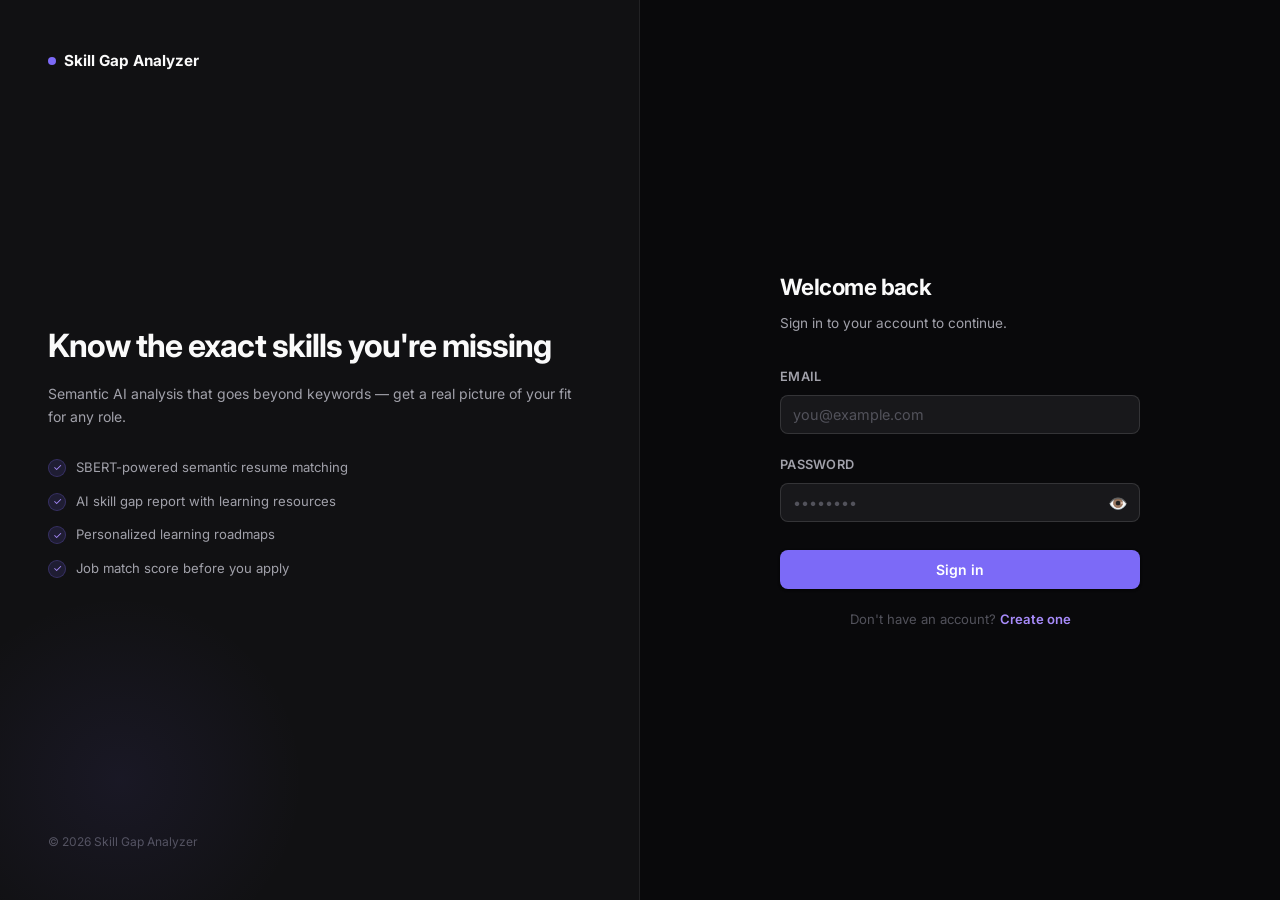
<file: frontend/profile.html>
<!DOCTYPE html>
<html lang="en">
<head>
    <meta charset="UTF-8">
    <meta name="viewport" content="width=device-width, initial-scale=1.0">
    <meta name="theme-color" content="#09090b">
    <meta name="description" content="Manage your professional profile, experience, and certifications.">
    <link rel="icon" href="data:image/svg+xml,<svg xmlns='http://www.w3.org/2000/svg' viewBox='0 0 100 100'><text y='.9em' font-size='90'>◎</text></svg>">
    <title>Profile — Skill Gap Analyzer</title>
    <link rel="preconnect" href="https://fonts.googleapis.com">
    <link rel="preconnect" href="https://fonts.gstatic.com" crossorigin>
    <link href="https://fonts.googleapis.com/css2?family=Inter:ital,opsz,wght@0,14..32,400;0,14..32,500;0,14..32,600;0,14..32,700;1,14..32,400&display=swap" rel="stylesheet">
    <link rel="stylesheet" href="css/style.css">
    <link rel="stylesheet" href="css/dashboard.css">
    <style>
        /* ── Profile Page Layout ─────────────────── */
        .profile-hero {
            padding: 36px 0 28px;
            border-bottom: 1px solid var(--border);
        }
        .profile-hero h1 {
            font-size: 1.5rem;
            font-weight: 700;
            letter-spacing: -0.025em;
            color: var(--text-1);
            margin-bottom: 4px;
        }
        .profile-hero p { font-size: 0.85rem; color: var(--text-2); }

        .profile-body {
            padding: 32px 0 60px;
        }
        .profile-layout {
            display: grid;
            grid-template-columns: 260px 1fr;
            gap: 24px;
            align-items: start;
        }

        /* ── Sidebar ─────────────────────────────── */
        .profile-sidebar {
            position: sticky;
            top: 76px;
            display: flex;
            flex-direction: column;
            gap: 8px;
        }
        .sidebar-nav-btn {
            display: flex;
            align-items: center;
            gap: 10px;
            padding: 10px 14px;
            border-radius: 8px;
            background: transparent;
            border: none;
            color: var(--text-2);
            font-family: inherit;
            font-size: 0.85rem;
            font-weight: 500;
            cursor: pointer;
            text-align: left;
            transition: background 0.15s, color 0.15s;
            width: 100%;
        }
        .sidebar-nav-btn:hover { background: rgba(255,255,255,0.04); color: var(--text-1); }
        .sidebar-nav-btn.active { background: var(--accent-dim); color: var(--accent-light); font-weight: 600; }
        .sidebar-nav-btn .nav-icon { font-size: 1rem; width: 20px; text-align: center; }

        /* ── Card / Section ──────────────────────── */
        .profile-card {
            background: var(--bg-surface);
            border: 1px solid var(--border);
            border-radius: 12px;
            padding: 24px;
            margin-bottom: 16px;
        }
        .profile-card-header {
            display: flex;
            align-items: center;
            gap: 10px;
            margin-bottom: 20px;
            padding-bottom: 14px;
            border-bottom: 1px solid var(--border);
        }
        .profile-card-header h2 {
            font-size: 0.9rem;
            font-weight: 700;
            color: var(--text-1);
            letter-spacing: -0.01em;
        }
        .profile-card-header .card-icon {
            font-size: 1rem;
            width: 32px; height: 32px;
            background: var(--accent-dim);
            border-radius: 8px;
            display: flex; align-items: center; justify-content: center;
        }

        /* ── Compact 2-col form grid ─────────────── */
        .form-grid {
            display: grid;
            grid-template-columns: 1fr 1fr;
            gap: 14px 18px;
        }
        .form-grid .span-2 { grid-column: 1 / -1; }

        .fg {
            display: flex;
            flex-direction: column;
            gap: 5px;
        }
        .fg label {
            font-size: 0.72rem;
            font-weight: 600;
            color: var(--text-3);
            text-transform: uppercase;
            letter-spacing: 0.06em;
        }
        .fg input,
        .fg select,
        .fg textarea {
            width: 100%;
            padding: 8px 11px;
            background: var(--bg-raised);
            border: 1px solid var(--border-md);
            border-radius: 7px;
            color: var(--text-1);
            font-size: 0.875rem;
            font-family: inherit;
            transition: border-color 0.15s, box-shadow 0.15s;
            line-height: 1.4;
        }
        .fg input::placeholder,
        .fg textarea::placeholder { color: var(--text-3); }
        .fg input:focus,
        .fg select:focus,
        .fg textarea:focus {
            outline: none;
            border-color: var(--accent);
            box-shadow: 0 0 0 3px var(--accent-dim);
        }
        .fg input[readonly] { opacity: 0.45; cursor: not-allowed; }
        .fg textarea { resize: vertical; min-height: 80px; }
        .fg select {
            appearance: none;
            background-image: url("data:image/svg+xml,%3Csvg xmlns='http://www.w3.org/2000/svg' width='12' height='8' fill='none'%3E%3Cpath d='M1 1l5 5 5-5' stroke='%2352525b' stroke-width='2' stroke-linecap='round'/%3E%3C/svg%3E");
            background-repeat: no-repeat;
            background-position: right 10px center;
            padding-right: 30px;
            cursor: pointer;
        }
        .fg select option { background: var(--bg-raised); }

        /* ── Repeatable entry list (certs/exp/intern) */
        .entry-list { display: flex; flex-direction: column; gap: 10px; }
        .entry-item {
            background: var(--bg-raised);
            border: 1px solid var(--border);
            border-radius: 8px;
            padding: 14px;
            position: relative;
            display: grid;
            grid-template-columns: 1fr 1fr;
            gap: 10px 14px;
        }
        .entry-item .span-2 { grid-column: 1 / -1; }
        .entry-remove {
            position: absolute;
            top: 10px; right: 10px;
            background: none;
            border: none;
            color: var(--text-3);
            cursor: pointer;
            font-size: 1rem;
            line-height: 1;
            padding: 2px 4px;
            border-radius: 4px;
            transition: color 0.15s, background 0.15s;
        }
        .entry-remove:hover { color: #fca5a5; background: var(--red-dim); }

        .add-entry-btn {
            display: inline-flex;
            align-items: center;
            gap: 6px;
            margin-top: 10px;
            padding: 7px 14px;
            background: transparent;
            border: 1px dashed var(--border-md);
            border-radius: 7px;
            color: var(--text-2);
            font-family: inherit;
            font-size: 0.82rem;
            font-weight: 600;
            cursor: pointer;
            transition: border-color 0.15s, color 0.15s, background 0.15s;
        }
        .add-entry-btn:hover {
            border-color: var(--accent);
            color: var(--accent-light);
            background: var(--accent-dim);
        }

        /* ── Resume card ─────────────────────────── */
        .resume-drop-mini {
            border: 1.5px dashed var(--border-md);
            border-radius: 8px;
            padding: 20px;
            text-align: center;
            cursor: pointer;
            transition: border-color 0.15s, background 0.15s;
        }
        .resume-drop-mini:hover, .resume-drop-mini.drag-over {
            border-color: var(--accent);
            background: var(--accent-dim);
        }
        .resume-drop-mini p { font-size: 0.82rem; color: var(--text-2); margin: 6px 0; }

        /* ── Save button ─────────────────────────── */
        .save-btn {
            display: inline-flex;
            align-items: center;
            justify-content: center;
            gap: 7px;
            margin-top: 18px;
            padding: 9px 22px;
            background: var(--accent);
            color: #fff;
            border: none;
            border-radius: 8px;
            font-size: 0.875rem;
            font-weight: 600;
            font-family: inherit;
            cursor: pointer;
            transition: background 0.15s, box-shadow 0.15s, transform 0.1s;
        }
        .save-btn:hover { background: #6d5ce6; box-shadow: var(--shadow-accent); transform: translateY(-1px); }
        .save-btn:disabled { opacity: 0.45; cursor: not-allowed; transform: none; }

        /* ── Danger zone ─────────────────────────── */
        .danger-card {
            border-color: rgba(239,68,68,0.2);
            background: rgba(239,68,68,0.03);
        }
        .danger-card .profile-card-header { border-color: rgba(239,68,68,0.15); }
        .danger-card h2 { color: #fca5a5; }
        .btn-danger {
            padding: 8px 18px;
            background: transparent;
            border: 1px solid rgba(239,68,68,0.4);
            border-radius: 7px;
            color: #fca5a5;
            font-family: inherit;
            font-size: 0.85rem;
            font-weight: 600;
            cursor: pointer;
            transition: background 0.15s;
            margin-top: 10px;
        }
        .btn-danger:hover { background: var(--red-dim); }

        /* ── Section visibility ──────────────────── */
        .profile-section-panel { display: none; }
        .profile-section-panel.active { display: block; }

        @media (max-width: 768px) {
            .profile-layout { grid-template-columns: 1fr; }
            .profile-sidebar { position: static; flex-direction: row; flex-wrap: wrap; }
            .form-grid { grid-template-columns: 1fr; }
            .form-grid .span-2 { grid-column: 1; }
            .entry-item { grid-template-columns: 1fr; }
        }
    </style>
</head>
<body>
    <header>
        <nav>
            <div class="logo">Skill Gap Analyzer</div>
            <div class="nav-links" id="main-nav-links">
                <a href="dashboard.html" id="nav-dashboard">Dashboard</a>
                <a href="analyze.html" id="nav-analyze">Analyze</a>
                <a href="skill-gap-reports.html" id="nav-roadmap">Roadmap</a>
                <a href="profile.html" id="nav-profile">Profile</a>
                <a href="#" id="logout-btn">Logout</a>
            </div>
        </nav>
    </header>

    <main>
        <section class="profile-hero">
            <div class="container">
                <h1>Your Profile</h1>
                <p>Keep your professional information current to maximize your job match accuracy.</p>
            </div>
        </section>

        <section class="profile-body">
            <div class="container">

                <!-- ── Candidate Profile ── -->
                <div id="candidate-profile" style="display:none;">
                    <div class="profile-layout">

                        <!-- Sidebar nav -->
                        <aside class="profile-sidebar">
                            <button class="sidebar-nav-btn active" data-section="basics" id="btn-basics">
                                <span class="nav-icon">👤</span> Basic Info
                            </button>
                            <button class="sidebar-nav-btn" data-section="resume" id="btn-resume">
                                <span class="nav-icon">📄</span> Resume
                            </button>
                            <button class="sidebar-nav-btn" data-section="experience" id="btn-experience">
                                <span class="nav-icon">💼</span> Work Experience
                            </button>
                            <button class="sidebar-nav-btn" data-section="internships" id="btn-internships">
                                <span class="nav-icon">🏢</span> Internships
                            </button>
                            <button class="sidebar-nav-btn" data-section="certifications" id="btn-certifications">
                                <span class="nav-icon">🏆</span> Certifications
                            </button>
                            <button class="sidebar-nav-btn" data-section="intro" id="btn-intro">
                                <span class="nav-icon">🗣️</span> Self Intro
                            </button>
                            <button class="sidebar-nav-btn" data-section="danger" id="btn-danger">
                                <span class="nav-icon">⚠️</span> Account
                            </button>
                        </aside>

                        <!-- Main content area -->
                        <div class="profile-main">

                            <!-- ── BASICS ── -->
                            <div class="profile-section-panel active" id="section-basics">
                                <form id="candidate-profile-form">

                                    <div class="profile-card">
                                        <div class="profile-card-header">
                                            <div class="card-icon">👤</div>
                                            <h2>Personal Information</h2>
                                        </div>
                                        <div class="form-grid">
                                            <div class="fg">
                                                <label for="cand-name">Full Name</label>
                                                <input type="text" id="cand-name" name="name" placeholder="Jane Doe" required>
                                            </div>
                                            <div class="fg">
                                                <label for="cand-email">Email</label>
                                                <input type="email" id="cand-email" name="email" readonly>
                                            </div>
                                            <div class="fg">
                                                <label for="cand-phone">Phone Number</label>
                                                <input type="tel" id="cand-phone" name="phone" placeholder="+91 9876543210">
                                            </div>
                                            <div class="fg">
                                                <label for="cand-location">Location</label>
                                                <input type="text" id="cand-location" name="location" placeholder="City, Country">
                                            </div>
                                            <div class="fg span-2">
                                                <label for="cand-headline">Professional Headline</label>
                                                <input type="text" id="cand-headline" name="headline" placeholder="e.g. Full Stack Developer | Open to Work">
                                            </div>
                                            <div class="fg">
                                                <label for="cand-linkedin">LinkedIn URL</label>
                                                <input type="url" id="cand-linkedin" name="linkedin" placeholder="https://linkedin.com/in/username">
                                            </div>
                                            <div class="fg">
                                                <label for="cand-github">GitHub URL</label>
                                                <input type="url" id="cand-github" name="github" placeholder="https://github.com/username">
                                            </div>
                                            <div class="fg">
                                                <label for="cand-portfolio">Portfolio / Website</label>
                                                <input type="url" id="cand-portfolio" name="portfolio" placeholder="https://yoursite.com">
                                            </div>
                                            <div class="fg">
                                                <label for="cand-education">Highest Education</label>
                                                <select id="cand-education" name="education">
                                                    <option value="">Select…</option>
                                                    <option>High School / 12th</option>
                                                    <option>Diploma</option>
                                                    <option>Bachelor's Degree</option>
                                                    <option>Master's Degree</option>
                                                    <option>PhD / Doctorate</option>
                                                    <option>Other</option>
                                                </select>
                                            </div>
                                            <div class="fg span-2">
                                                <label for="cand-skills">Technical Skills <span style="font-weight:400;text-transform:none;letter-spacing:0;color:var(--text-3)">(comma separated)</span></label>
                                                <input type="text" id="cand-skills" name="skills" placeholder="Python, React, SQL, Machine Learning…">
                                            </div>
                                            <div class="fg span-2">
                                                <label for="cand-bio">Professional Summary</label>
                                                <textarea id="cand-bio" name="bio" rows="3" placeholder="A brief summary of your professional background and goals…"></textarea>
                                            </div>
                                        </div>
                                        <button type="submit" class="save-btn">💾 Save Profile</button>
                                    </div>

                                </form>
                            </div>

                            <!-- ── RESUME ── -->
                            <div class="profile-section-panel" id="section-resume">
                                <div class="profile-card">
                                    <div class="profile-card-header">
                                        <div class="card-icon">📄</div>
                                        <h2>Stored Resume</h2>
                                    </div>
                                    <!-- Stored state -->
                                    <div id="resume-stored-state" class="hidden">
                                        <div class="resume-stored-card">
                                            <span class="resume-file-icon">📄</span>
                                            <div class="resume-file-meta">
                                                <p id="stored-resume-name">resume.pdf</p>
                                                <span id="stored-resume-date" class="resume-sub"></span>
                                            </div>
                                            <div class="resume-actions">
                                                <a id="download-resume-btn" href="#" class="btn-link">⬇ Download</a>
                                                <button id="replace-resume-btn" class="btn-link">↺ Replace</button>
                                            </div>
                                        </div>
                                    </div>
                                    <!-- Upload state -->
                                    <div id="resume-upload-state">
                                        <div class="resume-drop-mini" id="profile-resume-drop">
                                            <input type="file" id="profile-resume-input" accept=".pdf" hidden>
                                            <div id="profile-drop-content">
                                                <div style="font-size:1.8rem;margin-bottom:6px;">☁️</div>
                                                <p>Drag & drop your resume PDF here</p>
                                                <button type="button" class="btn-outline" style="margin-top:8px;" onclick="document.getElementById('profile-resume-input').click()">Browse Files</button>
                                            </div>
                                            <div class="hidden" id="profile-file-selected">
                                                <span>📋</span>
                                                <p id="profile-file-name" style="font-weight:600;margin:6px 0;"></p>
                                                <button class="save-btn" id="upload-resume-btn" style="margin-top:8px;">Upload Resume</button>
                                            </div>
                                        </div>
                                        <p class="resume-hint">Once uploaded, your resume auto-fills on the Analyze page.</p>
                                    </div>
                                </div>
                            </div>

                            <!-- ── WORK EXPERIENCE ── -->
                            <div class="profile-section-panel" id="section-experience">
                                <div class="profile-card">
                                    <div class="profile-card-header">
                                        <div class="card-icon">💼</div>
                                        <h2>Work Experience</h2>
                                    </div>
                                    <div class="entry-list" id="experience-list"></div>
                                    <button class="add-entry-btn" id="add-experience-btn">＋ Add Position</button>
                                    <br>
                                    <button class="save-btn" id="save-experience-btn">💾 Save Experience</button>
                                </div>
                            </div>

                            <!-- ── INTERNSHIPS ── -->
                            <div class="profile-section-panel" id="section-internships">
                                <div class="profile-card">
                                    <div class="profile-card-header">
                                        <div class="card-icon">🏢</div>
                                        <h2>Internships</h2>
                                    </div>
                                    <div class="entry-list" id="internships-list"></div>
                                    <button class="add-entry-btn" id="add-internship-btn">＋ Add Internship</button>
                                    <br>
                                    <button class="save-btn" id="save-internships-btn">💾 Save Internships</button>
                                </div>
                            </div>

                            <!-- ── CERTIFICATIONS ── -->
                            <div class="profile-section-panel" id="section-certifications">
                                <div class="profile-card">
                                    <div class="profile-card-header">
                                        <div class="card-icon">🏆</div>
                                        <h2>Certifications</h2>
                                    </div>
                                    <div class="entry-list" id="certifications-list"></div>
                                    <button class="add-entry-btn" id="add-certification-btn">＋ Add Certification</button>
                                    <br>
                                    <button class="save-btn" id="save-certifications-btn">💾 Save Certifications</button>
                                </div>
                            </div>

                            <!-- ── SELF INTRO ── -->
                            <div class="profile-section-panel" id="section-intro">
                                <div class="profile-card">
                                    <div class="profile-card-header">
                                        <div class="card-icon">🗣️</div>
                                        <h2>Personalized Self-Intro</h2>
                                    </div>
                                    <p style="font-size:0.85rem;color:var(--text-2);margin-bottom:16px;">Generate a professional self-introduction script and voice modulation guide based on your current profile data. Make sure you've filled out your basic info, experience, internships, and skills before generating.</p>
                                    
                                    <button class="save-btn" id="generate-intro-btn">✨ Generate Intro</button>
                                    
                                    <div id="intro-result-container" style="display:none;margin-top:20px;">
                                        
                                        <!-- Voice Controls -->
                                        <div style="background:var(--bg-raised);border:1px solid var(--border-md);border-radius:8px;padding:14px 16px;margin-bottom:16px;display:flex;gap:12px;align-items:center;flex-wrap:wrap;">
                                            <div class="fg" style="margin:0;min-width:140px;">
                                                <select id="voice-select" style="padding:6px 10px;font-size:0.8rem;">
                                                    <option value="female">Female Voice</option>
                                                    <option value="male">Male Voice</option>
                                                </select>
                                            </div>
                                            <div class="fg" style="margin:0;min-width:110px;">
                                                <select id="speed-select" style="padding:6px 10px;font-size:0.8rem;">
                                                    <option value="0.75">Slow (0.75x)</option>
                                                    <option value="0.95" selected>Normal (1x)</option>
                                                    <option value="1.15">Fast (1.15x)</option>
                                                </select>
                                            </div>
                                            <button id="play-intro-btn" class="save-btn" style="margin:0;padding:6px 14px;font-size:0.8rem;background:var(--accent-dim);color:var(--accent-light);border:1px solid var(--accent);box-shadow:none;">
                                                🔊 Listen to Intro
                                            </button>
                                            <button id="stop-intro-btn" class="save-btn" style="margin:0;padding:6px 14px;font-size:0.8rem;background:rgba(239,68,68,0.1);color:#fca5a5;border:1px solid rgba(239,68,68,0.3);box-shadow:none;display:none;">
                                                ⏹ Stop
                                            </button>
                                        </div>

                                        <div style="background:var(--bg-raised);border:1px solid var(--border-md);border-radius:8px;padding:16px;margin-bottom:16px;">
                                            <div style="display:flex;justify-content:space-between;align-items:flex-start;margin-bottom:8px;">
                                                <h3 style="font-size:0.9rem;font-weight:600;color:var(--text-1);margin:0;">Your Script</h3>
                                                <button id="save-intro-btn" class="save-btn" style="margin:0;padding:4px 10px;font-size:0.75rem;background:rgba(99,102,241,0.1);color:#a78bfa;border:1px solid rgba(99,102,241,0.3);box-shadow:none;">💾 Save Intro</button>
                                            </div>
                                            <p id="intro-script-text" style="font-size:0.85rem;color:var(--text-2);line-height:1.6;white-space:pre-wrap;margin:0;"></p>
                                        </div>
                                        
                                        <details style="background:var(--bg-raised);border:1px solid var(--border-md);border-radius:8px;padding:16px;">
                                            <summary style="font-size:0.9rem;font-weight:600;color:var(--text-1);cursor:pointer;outline:none;">Read Detailed Speaking & Voice Modulation Advice</summary>
                                            <p id="intro-advice-text" style="font-size:0.85rem;color:var(--text-2);line-height:1.6;white-space:pre-wrap;margin-top:12px;"></p>
                                        </details>

                                        <!-- Practice Section -->
                                        <div style="margin-top:24px;padding-top:20px;border-top:1px solid rgba(255,255,255,0.08);">
                                            <div style="display:flex;align-items:center;justify-content:space-between;margin-bottom:10px;">
                                                <h3 style="font-size:1rem;font-weight:600;color:var(--text-1);">🎙 Practice Intro</h3>
                                            </div>
                                            <p style="font-size:0.85rem;color:var(--text-2);margin-bottom:16px;">Click start and practice your introduction. The AI will listen and provide constructive feedback on your delivery.</p>
                                            
                                            <div style="display:flex;gap:12px;margin-bottom:16px;flex-wrap:wrap;">
                                                <button id="start-practice-btn" class="save-btn" style="margin:0;background:#10b981;color:#fff;">
                                                    ⏺ Start Recording
                                                </button>
                                                <button id="stop-practice-btn" class="save-btn" style="margin:0;background:#ef4444;color:#fff;display:none;">
                                                    ⏹ Stop Recording
                                                </button>
                                                <button id="get-feedback-btn" class="save-btn" style="margin:0;background:var(--accent);color:#fff;display:none;">
                                                    📊 Get Feedback
                                                </button>
                                            </div>

                                            <div id="practice-status" style="font-size:0.8rem;color:#34d399;font-weight:600;margin-bottom:10px;display:none;">Listening... Speak now.</div>
                                            
                                            <textarea id="practice-transcript" placeholder="Your speech will appear here..." rows="4" style="width:100%;padding:12px;background:rgba(255,255,255,0.03);border:1px solid rgba(255,255,255,0.1);border-radius:8px;color:var(--text-1);font-family:inherit;font-size:0.85rem;resize:vertical;"></textarea>

                                            <div id="practice-feedback-container" style="display:none;margin-top:20px;background:rgba(99,102,241,0.05);border:1px solid rgba(99,102,241,0.2);border-radius:8px;padding:16px;">
                                                <h3 style="font-size:0.95rem;font-weight:600;color:#a78bfa;margin-bottom:8px;">Feedback Result</h3>
                                                <p id="feedback-summary" style="font-size:0.85rem;font-weight:600;color:var(--text-1);margin-bottom:12px;"></p>
                                                <p id="feedback-detailed" style="font-size:0.85rem;color:var(--text-2);line-height:1.6;margin-bottom:12px;white-space:pre-wrap;"></p>
                                                <h4 style="font-size:0.85rem;font-weight:600;color:var(--text-1);margin-bottom:6px;">Tips for Improvement:</h4>
                                                <ul id="feedback-tips" style="font-size:0.85rem;color:var(--text-2);padding-left:20px;margin:0;"></ul>
                                            </div>
                                        </div>
                                    </div>
                                </div>
                            </div>

                            <!-- ── ACCOUNT / DANGER ── -->
                            <div class="profile-section-panel" id="section-danger">
                                <div class="profile-card danger-card">
                                    <div class="profile-card-header">
                                        <div class="card-icon" style="background:var(--red-dim);">⚠️</div>
                                        <h2>Danger Zone</h2>
                                    </div>
                                    <p style="font-size:0.85rem;color:var(--text-2);">Once you delete your account, there is no going back. All your data, reports, and applications will be permanently removed.</p>
                                    <button id="delete-account-btn" class="btn-danger">Delete My Account</button>
                                </div>
                            </div>

                        </div><!-- /profile-main -->
                    </div><!-- /profile-layout -->
                </div><!-- /candidate-profile -->

                <!-- ── Company Profile ── -->
                <div id="company-profile" style="display:none;">
                    <div style="max-width:640px;margin:0 auto;">
                        <div class="profile-card">
                            <div class="profile-card-header">
                                <div class="card-icon">🏢</div>
                                <h2>Company Information</h2>
                            </div>
                            <form id="company-profile-form">
                                <div class="form-grid">
                                    <div class="fg">
                                        <label for="comp-name">Company Name</label>
                                        <input type="text" id="comp-name" name="name" required placeholder="Acme Corp">
                                    </div>
                                    <div class="fg">
                                        <label for="comp-email">Company Email</label>
                                        <input type="email" id="comp-email" name="email" readonly>
                                    </div>
                                    <div class="fg">
                                        <label for="comp-website">Website</label>
                                        <input type="url" id="comp-website" name="website" placeholder="https://example.com">
                                    </div>
                                    <div class="fg">
                                        <label for="comp-industry">Industry</label>
                                        <input type="text" id="comp-industry" name="industry" placeholder="e.g. FinTech, Healthcare">
                                    </div>
                                    <div class="fg">
                                        <label for="comp-size">Company Size</label>
                                        <select id="comp-size" name="size">
                                            <option value="">Select…</option>
                                            <option>1–10 employees</option>
                                            <option>11–50 employees</option>
                                            <option>51–200 employees</option>
                                            <option>201–1000 employees</option>
                                            <option>1000+ employees</option>
                                        </select>
                                    </div>
                                    <div class="fg">
                                        <label for="comp-location">Headquarters</label>
                                        <input type="text" id="comp-location" name="location" placeholder="City, Country">
                                    </div>
                                    <div class="fg span-2">
                                        <label for="comp-description">Company Description</label>
                                        <textarea id="comp-description" name="description" rows="3" placeholder="Brief description of what your company does…"></textarea>
                                    </div>
                                </div>
                                <button type="submit" class="save-btn">💾 Save Profile</button>
                            </form>
                        </div>
                        <div class="profile-card danger-card" style="margin-top:16px;">
                            <div class="profile-card-header">
                                <div class="card-icon" style="background:var(--red-dim);">⚠️</div>
                                <h2>Danger Zone</h2>
                            </div>
                            <p style="font-size:0.85rem;color:var(--text-2);">Permanently delete your company account and all job postings.</p>
                            <button id="delete-account-btn" class="btn-danger">Delete My Account</button>
                        </div>
                    </div>
                </div>

            </div>
        </section>
    </main>

    <footer>
        <div class="container">
            <p>© 2026 Skill Gap Analyzer. All rights reserved.</p>
        </div>
    </footer>

    <script src="js/profile.js"></script>
    <script src="js/chat-widget.js"></script>
</body>
</html>
</file>
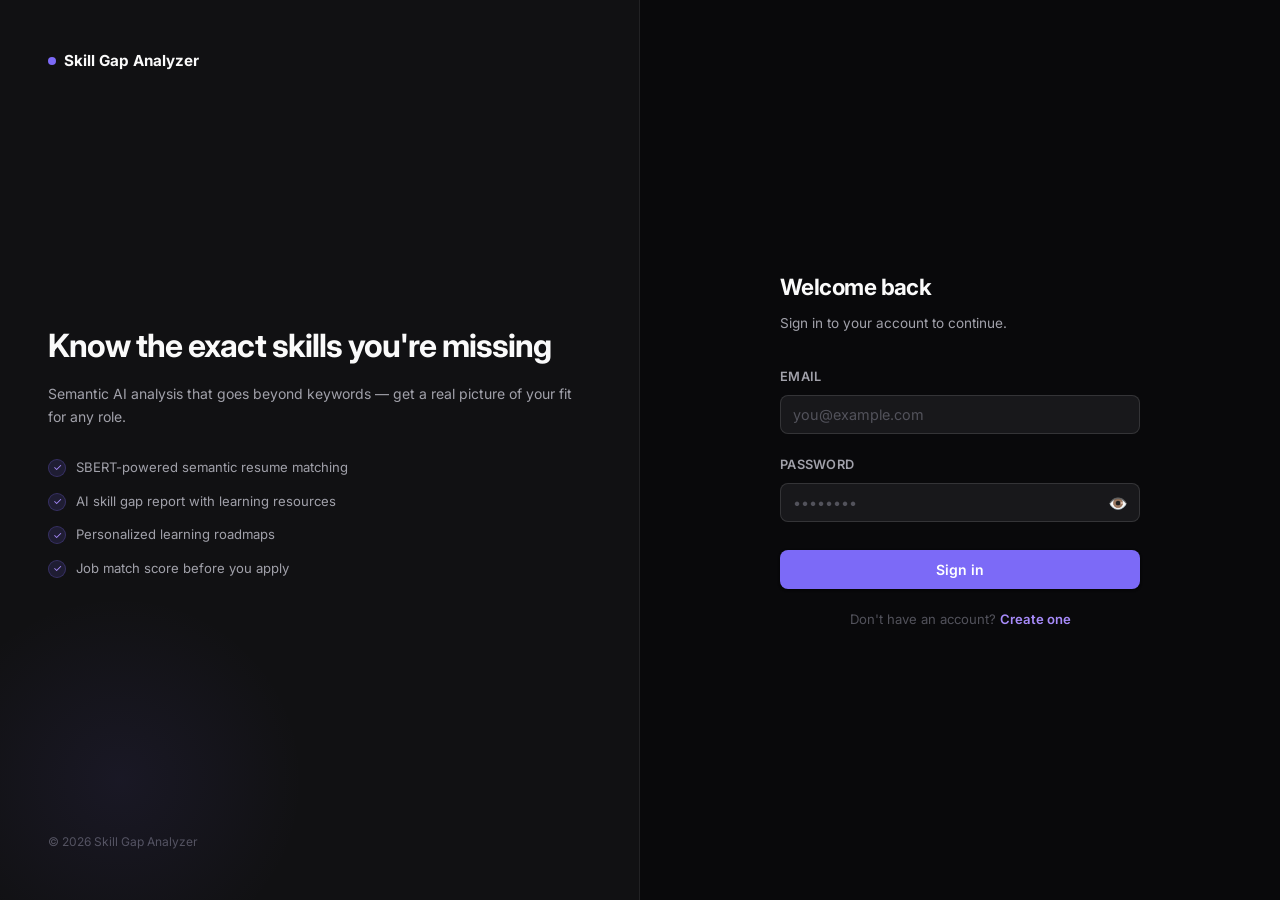
<file: frontend/reports.html>
<!DOCTYPE html>
<html lang="en">
<head>
    <meta charset="UTF-8">
    <meta name="viewport" content="width=device-width, initial-scale=1.0">
    <meta name="theme-color" content="#0d1117">
    <link rel="icon" href="data:image/svg+xml,<svg xmlns='http://www.w3.org/2000/svg' viewBox='0 0 100 100'><text y='.9em' font-size='90'>🎯</text></svg>">
    <title>Skill Gap Analyzer - My Reports</title>
    <meta name="description" content="View all your saved skill gap analysis reports.">
    <link rel="preconnect" href="https://fonts.googleapis.com">
    <link rel="preconnect" href="https://fonts.gstatic.com" crossorigin>
    <link href="https://fonts.googleapis.com/css2?family=Inter:wght@300;400;500;600;700;800&display=swap" rel="stylesheet">
    <link rel="stylesheet" href="css/style.css">
    <link rel="stylesheet" href="css/reports.css">
</head>
<body>
    <header>
                        <nav>
            <div class="logo">Skill Gap Analyzer</div>
            <div class="nav-links">
                <a href="dashboard.html">Dashboard</a>
                <a href="analyze.html">Analyze</a>
                <a href="skill-gap-reports.html">Roadmap</a>
                <a href="profile.html">Profile</a>
                <a href="#" id="logout-btn">Logout</a>
            </div>
        </nav>
    </header>

    <main>
        <!-- Hero -->
        <section class="reports-hero">
            <div class="container">
                <div class="hero-badge">
                    <span class="badge-dot"></span>
                    Saved Analyses
                </div>
                <h1>My Skill Gap Reports</h1>
                <p>All your previously saved analyses in one place. Click any skill to build a learning roadmap.</p>
                <a href="analyze.html" class="btn" style="width:auto;padding:12px 28px;margin-top:16px;">+ New Analysis</a>
            </div>
        </section>

        <!-- Reports list -->
        <section class="reports-section">
            <div class="container">
                <!-- Loading state -->
                <div id="reports-loading" class="reports-loading">
                    <div class="spinner-ring-sm"></div>
                    <p>Loading your reports…</p>
                </div>

                <!-- Empty state -->
                <div id="reports-empty" class="reports-empty hidden">
                    <div class="empty-icon">📊</div>
                    <h3>No reports saved yet</h3>
                    <p>Run an analysis and click <strong>"Save Report"</strong> to keep track of your skill gaps over time.</p>
                    <a href="analyze.html" class="btn" style="width:auto;padding:12px 28px;margin-top:20px;">Start Your First Analysis</a>
                </div>

                <!-- Reports grid -->
                <div id="reports-grid" class="reports-grid hidden"></div>
            </div>
        </section>
    </main>

    <footer>
        <div class="container">
            <p>© 2026 Skill Gap Analyzer. All rights reserved.</p>
        </div>
    </footer>

    <script src="js/reports.js"></script>

    <script src="js/chat-widget.js"></script>
</body>
</html>
</file>
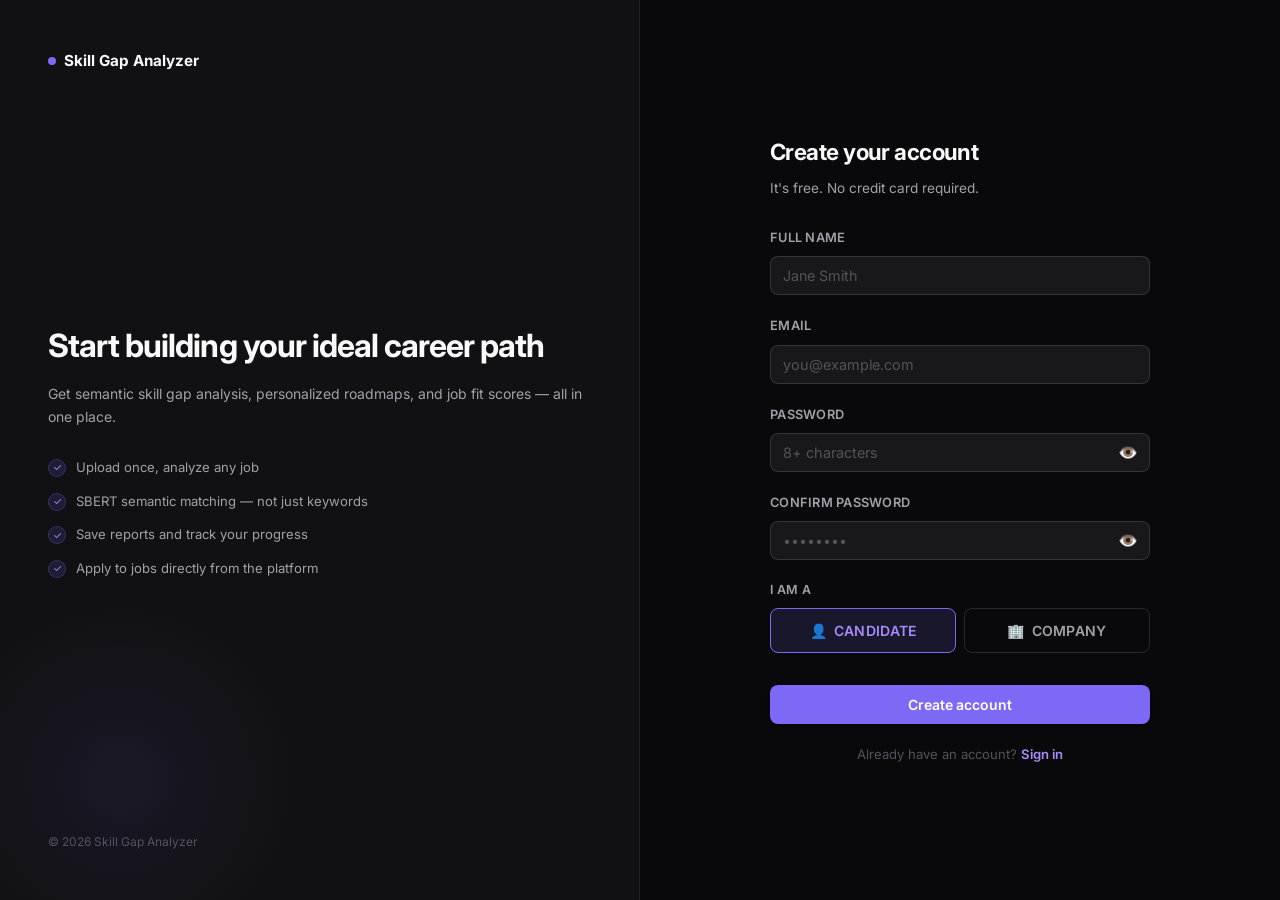
<file: frontend/signup.html>
<!DOCTYPE html>
<html lang="en">

<head>
    <meta charset="UTF-8">
    <meta name="viewport" content="width=device-width, initial-scale=1.0">
    <meta name="theme-color" content="#09090b">
    <meta name="description"
        content="Create your Skill Gap Analyzer account and start bridging your career skill gaps today.">
    <link rel="icon"
        href="data:image/svg+xml,<svg xmlns='http://www.w3.org/2000/svg' viewBox='0 0 100 100'><text y='.9em' font-size='90'>◎</text></svg>">
    <title>Create Account — Skill Gap Analyzer</title>
    <link rel="preconnect" href="https://fonts.googleapis.com">
    <link rel="preconnect" href="https://fonts.gstatic.com" crossorigin>
    <link
        href="https://fonts.googleapis.com/css2?family=Inter:ital,opsz,wght@0,14..32,400;0,14..32,500;0,14..32,600;0,14..32,700;1,14..32,400&display=swap"
        rel="stylesheet">
    <link rel="stylesheet" href="css/style.css">
    <style>
        body {
            overflow-x: hidden;
        }

        .auth-shell {
            min-height: 100vh;
            display: grid;
            grid-template-columns: 1fr 1fr;
        }

        .auth-brand {
            background: var(--bg-surface);
            border-right: 1px solid var(--border);
            padding: 48px;
            display: flex;
            flex-direction: column;
            justify-content: space-between;
            position: relative;
            overflow: hidden;
        }

        .auth-brand::before {
            content: '';
            position: absolute;
            bottom: -80px;
            left: -80px;
            width: 400px;
            height: 400px;
            background: radial-gradient(circle, rgba(124, 106, 247, 0.08) 0%, transparent 65%);
            pointer-events: none;
        }

        .brand-logo {
            display: flex;
            align-items: center;
            gap: 8px;
            font-size: 0.95rem;
            font-weight: 700;
            color: var(--text-1);
        }

        .brand-logo::before {
            content: '';
            width: 8px;
            height: 8px;
            border-radius: 50%;
            background: var(--accent);
        }

        .brand-tagline {
            flex: 1;
            display: flex;
            flex-direction: column;
            justify-content: center;
            padding: 40px 0;
        }

        .brand-tagline h2 {
            font-size: clamp(1.5rem, 2.5vw, 2rem);
            font-weight: 700;
            color: var(--text-1);
            letter-spacing: -0.03em;
            line-height: 1.25;
            margin-bottom: 16px;
        }

        .brand-tagline p {
            font-size: 0.875rem;
            color: var(--text-2);
            line-height: 1.7;
        }

        .brand-features {
            display: flex;
            flex-direction: column;
            gap: 12px;
            margin-top: 28px;
        }

        .brand-feature {
            display: flex;
            align-items: center;
            gap: 10px;
            font-size: 0.82rem;
            color: var(--text-2);
        }

        .brand-feature::before {
            content: '✓';
            width: 18px;
            height: 18px;
            background: var(--accent-dim);
            border: 1px solid rgba(124, 106, 247, 0.25);
            border-radius: 50%;
            display: flex;
            align-items: center;
            justify-content: center;
            font-size: 0.65rem;
            color: var(--accent-light);
            flex-shrink: 0;
        }

        .brand-footer {
            font-size: 0.75rem;
            color: var(--text-3);
        }

        .auth-form-panel {
            display: flex;
            align-items: center;
            justify-content: center;
            padding: 48px var(--space-8);
            background: var(--bg-base);
            overflow-y: auto;
        }

        .auth-form-inner {
            width: 100%;
            max-width: 380px;
        }

        .auth-form-inner h1 {
            font-size: 1.4rem;
            font-weight: 700;
            color: var(--text-1);
            letter-spacing: -0.025em;
            margin-bottom: 6px;
        }

        .auth-sub {
            font-size: 0.85rem;
            color: var(--text-2);
            margin-bottom: 28px;
        }

        .auth-link {
            color: var(--text-3);
            font-size: 0.82rem;
            margin-top: 20px;
            text-align: center;
        }

        .auth-link a {
            color: var(--accent-light);
            font-weight: 600;
            text-decoration: none;
        }

        .auth-link a:hover {
            text-decoration: underline;
        }

        /* User type toggle */
        .type-toggle {
            display: grid;
            grid-template-columns: 1fr 1fr;
            gap: 8px;
            margin-bottom: 20px;
        }

        .type-toggle label {
            display: flex;
            align-items: center;
            justify-content: center;
            gap: 7px;
            padding: 10px 16px;
            border: 1px solid var(--border-md);
            border-radius: var(--radius-sm);
            cursor: pointer;
            font-size: 0.875rem;
            font-weight: 600;
            color: var(--text-2);
            transition: all 0.15s;
            user-select: none;
        }

        .type-toggle input[type="radio"] {
            display: none;
        }

        .type-toggle label:has(input:checked) {
            border-color: var(--accent);
            background: var(--accent-dim);
            color: var(--accent-light);
        }

        .type-toggle label:hover:not(:has(input:checked)) {
            border-color: var(--border-lg);
            color: var(--text-1);
            background: rgba(255, 255, 255, 0.03);
        }

        .type-toggle-label {
            display: block;
            font-size: 0.78rem;
            font-weight: 600;
            color: var(--text-2);
            letter-spacing: 0.04em;
            text-transform: uppercase;
            margin-bottom: 8px;
        }

        @media (max-width: 768px) {
            .auth-shell {
                grid-template-columns: 1fr;
            }

            .auth-brand {
                display: none;
            }

            .auth-form-panel {
                padding: 40px 24px;
            }
        }
    </style>
</head>

<body>
    <div class="auth-shell">
        <!-- Left: Branding -->
        <aside class="auth-brand">
            <div class="brand-logo">Skill Gap Analyzer</div>
            <div class="brand-tagline">
                <h2>Start building your ideal career path</h2>
                <p>Get semantic skill gap analysis, personalized roadmaps, and job fit scores — all in one place.</p>
                <div class="brand-features">
                    <div class="brand-feature">Upload once, analyze any job</div>
                    <div class="brand-feature">SBERT semantic matching — not just keywords</div>
                    <div class="brand-feature">Save reports and track your progress</div>
                    <div class="brand-feature">Apply to jobs directly from the platform</div>
                </div>
            </div>
            <p class="brand-footer">© 2026 Skill Gap Analyzer</p>
        </aside>

        <!-- Right: Signup form -->
        <section class="auth-form-panel">
            <div class="auth-form-inner">
                <h1>Create your account</h1>
                <p class="auth-sub">It's free. No credit card required.</p>

                <form id="signup-form">
                    <div class="form-group">
                        <label for="signup-name">Full Name</label>
                        <input type="text" id="signup-name" name="name" placeholder="Jane Smith" autocomplete="name"
                            required>
                    </div>
                    <div class="form-group">
                        <label for="signup-email">Email</label>
                        <input type="email" id="signup-email" name="email" placeholder="you@example.com"
                            autocomplete="email" required>
                    </div>
                    <div class="form-group">
                        <label for="signup-password">Password</label>
                        <div style="position: relative;">
                            <input type="password" id="signup-password" name="password" placeholder="8+ characters"
                                autocomplete="new-password" required style="width: 100%; padding-right: 40px; box-sizing: border-box;">
                            <button type="button" onclick="togglePassword('signup-password', this)" style="position: absolute; right: 12px; top: 50%; transform: translateY(-50%); background: none; border: none; cursor: pointer; color: var(--text-2); font-size: 1rem; padding: 0;">👁️</button>
                        </div>
                    </div>
                    <div class="form-group">
                        <label for="signup-confirm-password">Confirm Password</label>
                        <div style="position: relative;">
                            <input type="password" id="signup-confirm-password" name="confirm-password"
                                placeholder="••••••••" autocomplete="new-password" required style="width: 100%; padding-right: 40px; box-sizing: border-box;">
                            <button type="button" onclick="togglePassword('signup-confirm-password', this)" style="position: absolute; right: 12px; top: 50%; transform: translateY(-50%); background: none; border: none; cursor: pointer; color: var(--text-2); font-size: 1rem; padding: 0;">👁️</button>
                        </div>
                    </div>

                    <!-- User type toggle (replaces dropdown) -->
                    <div class="form-group" style="margin-bottom:24px;">
                        <span class="type-toggle-label">I am a</span>
                        <div class="type-toggle">
                            <label>
                                <input type="radio" name="user_type" id="type-candidate" value="candidate" checked>
                                <span>👤</span> Candidate
                            </label>
                            <label>
                                <input type="radio" name="user_type" id="type-company" value="company">
                                <span>🏢</span> Company
                            </label>
                        </div>
                    </div>

                    <button type="submit" class="btn">Create account</button>
                </form>

                <p class="auth-link">Already have an account? <a href="login.html">Sign in</a></p>
            </div>
        </section>
    </div>

    <script src="js/script.js"></script>
    <script>
        function togglePassword(inputId, btn) {
            const input = document.getElementById(inputId);
            if (input.type === 'password') {
                input.type = 'text';
                btn.textContent = '🙈';
            } else {
                input.type = 'password';
                btn.textContent = '👁️';
            }
        }
    </script>


</body>

</html>
</file>
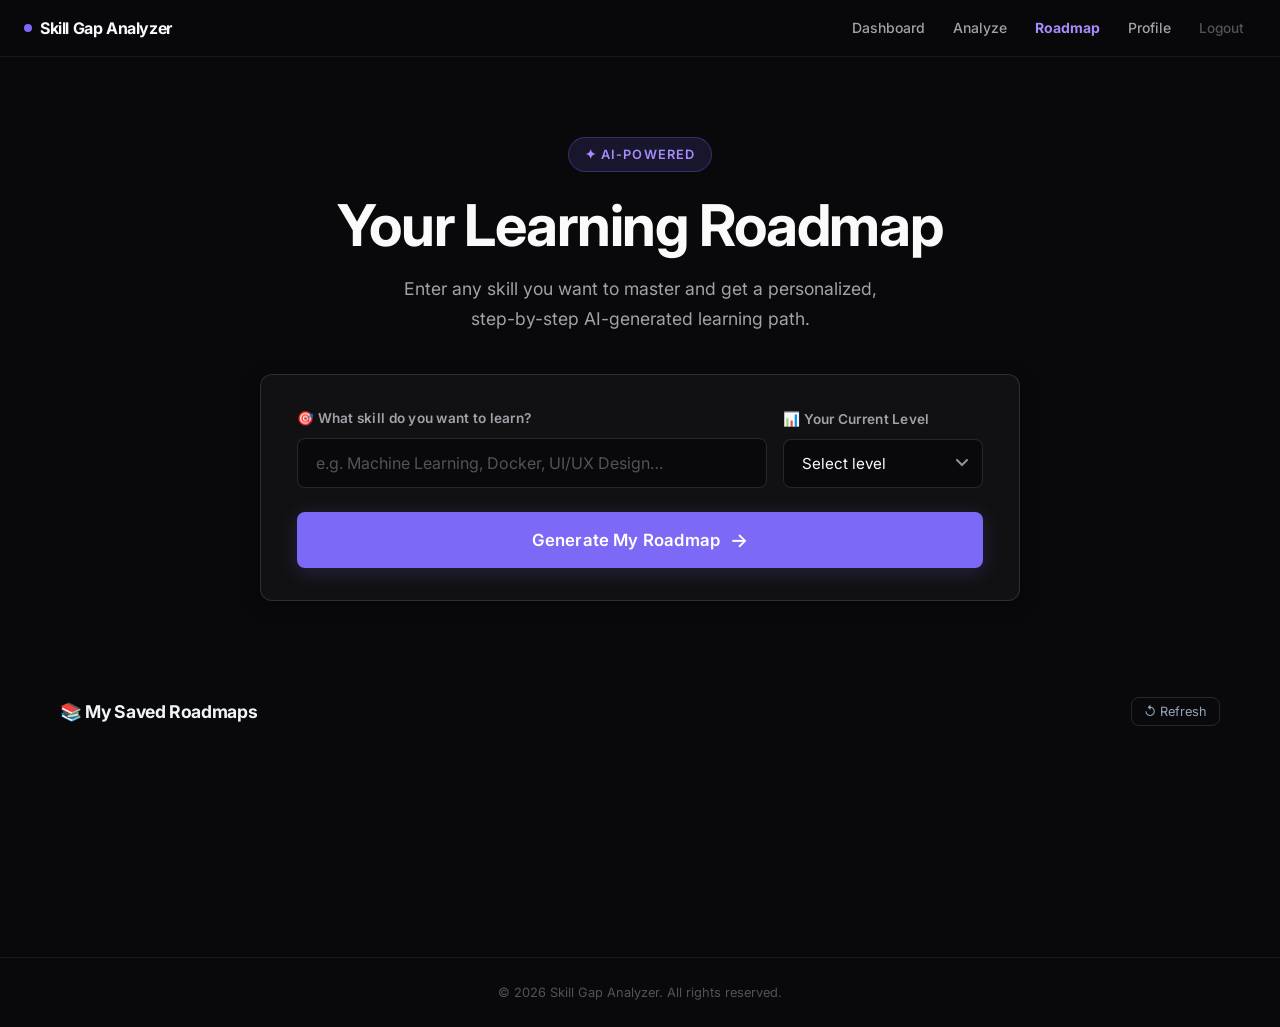
<file: frontend/skill-gap-reports.html>
<!DOCTYPE html>
<html lang="en">
<head>
    <meta charset="UTF-8">
    <meta name="viewport" content="width=device-width, initial-scale=1.0">
    <meta name="theme-color" content="#09090b">
    <link rel="icon" href="data:image/svg+xml,<svg xmlns='http://www.w3.org/2000/svg' viewBox='0 0 100 100'><text y='.9em' font-size='90'>◎</text></svg>">
    <title>Learning Roadmap — Skill Gap Analyzer</title>
    <meta name="description" content="Generate an AI-powered, interactive learning roadmap for any skill you want to master.">
    <link rel="preconnect" href="https://fonts.googleapis.com">
    <link rel="preconnect" href="https://fonts.gstatic.com" crossorigin>
    <link href="https://fonts.googleapis.com/css2?family=Inter:ital,opsz,wght@0,14..32,400;0,14..32,500;0,14..32,600;0,14..32,700;1,14..32,400&display=swap" rel="stylesheet">
    <link rel="stylesheet" href="css/style.css">
    <link rel="stylesheet" href="css/skill-gap-reports.css">
</head>
<body>
    <header>
                        <nav>
            <div class="logo">Skill Gap Analyzer</div>
            <div class="nav-links">
                <a href="dashboard.html">Dashboard</a>
                <a href="analyze.html">Analyze</a>
                <a href="skill-gap-reports.html">Roadmap</a>
                <a href="profile.html">Profile</a>
                <a href="#" id="logout-btn">Logout</a>
            </div>
        </nav>
    </header>

    <main class="roadmap-main">
        <!-- Hero / Input Section -->
        <section class="roadmap-hero">
            <div class="hero-bg-orbs">
                <div class="orb orb-1"></div>
                <div class="orb orb-2"></div>
                <div class="orb orb-3"></div>
            </div>
            <div class="container">
                <div class="hero-text">
                    <span class="hero-badge">✦ AI-Powered</span>
                    <h1>Your Learning <span class="gradient-text">Roadmap</span></h1>
                    <p>Enter any skill you want to master and get a personalized, step-by-step AI-generated learning path.</p>
                </div>

                <div class="input-card glass-card">
                    <form id="skill-form">
                        <div class="input-row">
                            <div class="form-field">
                                <label for="skill-input">
                                    <span class="label-icon">🎯</span> What skill do you want to learn?
                                </label>
                                <input
                                    type="text"
                                    id="skill-input"
                                    placeholder="e.g. Machine Learning, Docker, UI/UX Design…"
                                    autocomplete="off"
                                    required
                                />
                            </div>
                            <div class="form-field form-field--small">
                                <label for="level-select">
                                    <span class="label-icon">📊</span> Your Current Level
                                </label>
                                <div class="custom-select-wrapper">
                                    <select id="level-select" required>
                                        <option value="">Select level</option>
                                        <option value="beginner">🌱 Beginner</option>
                                        <option value="intermediate">⚡ Intermediate</option>
                                        <option value="advanced">🔥 Advanced</option>
                                    </select>
                                </div>
                            </div>
                        </div>
                        <button type="submit" class="generate-btn" id="generate-btn">
                            <span class="btn-text">Generate My Roadmap</span>
                            <span class="btn-icon">→</span>
                        </button>
                    </form>
                </div>
            </div>
        </section>

        <!-- Loading Overlay -->
        <div id="loading-overlay" class="loading-overlay hidden">
            <div class="loading-card">
                <div class="ai-spinner">
                    <div class="spinner-ring"></div>
                    <div class="spinner-ring spinner-ring--2"></div>
                    <div class="spinner-ring spinner-ring--3"></div>
                    <span class="spinner-icon">✨</span>
                </div>
                <h3>Crafting your roadmap…</h3>
                <p id="loading-tip">Gemini AI is designing your personalized learning path</p>
            </div>
        </div>

        <!-- ── My Saved Roadmaps ── -->
        <section id="saved-roadmaps-section" class="container" style="padding-top:36px;padding-bottom:8px;">
            <div style="display:flex;justify-content:space-between;align-items:center;margin-bottom:18px;">
                <h2 style="font-size:1.1rem;font-weight:700;color:#f1f5f9;">📚 My Saved Roadmaps</h2>
                <button id="refresh-roadmaps-btn" style="background:none;border:1px solid rgba(255,255,255,0.12);border-radius:8px;padding:6px 12px;color:#94a3b8;font-size:0.8rem;cursor:pointer;font-family:Inter,sans-serif;">↺ Refresh</button>
            </div>
            <div id="saved-roadmaps-list" style="display:grid;grid-template-columns:repeat(auto-fill,minmax(260px,1fr));gap:16px;">
                <p id="saved-roadmaps-empty" style="color:#64748b;font-size:0.9rem;grid-column:1/-1;display:none;">No saved roadmaps yet. Generate one above!</p>
            </div>
        </section>

        <!-- Roadmap Section -->
        <section id="roadmap-section" class="roadmap-section hidden">
            <div class="container">
                <!-- Roadmap Header -->
                <div class="roadmap-header">
                    <div class="roadmap-title-group">
                        <h2 id="roadmap-title">Your Roadmap</h2>
                        <p id="roadmap-subtitle" class="roadmap-subtitle"></p>
                    </div>
                    <div class="roadmap-actions">
                        <div class="progress-ring-wrap">
                            <svg class="progress-ring" width="64" height="64" viewBox="0 0 64 64">
                                <circle class="progress-ring__bg" cx="32" cy="32" r="26" />
                                <circle class="progress-ring__fill" id="progress-ring-fill" cx="32" cy="32" r="26" />
                            </svg>
                            <span class="progress-ring-label" id="progress-ring-label">0%</span>
                        </div>
                        <div class="progress-text-group">
                            <span id="progress-text" class="progress-text">0 of 0 completed</span>
                            <div style="display:flex;gap:8px;flex-wrap:wrap;align-items:center;">
                                <button class="reset-btn" id="reset-btn">↺ Reset Progress</button>
                                <button id="save-roadmap-btn" style="
                                    padding:7px 16px;border-radius:9px;
                                    background:linear-gradient(135deg,rgba(124,106,247,0.25),rgba(99,102,241,0.18));
                                    border:1px solid rgba(124,106,247,0.45);color:#a78bfa;
                                    font-family:Inter,sans-serif;font-size:0.82rem;font-weight:700;
                                    cursor:pointer;white-space:nowrap;transition:opacity 0.15s;
                                ">💾 Save Roadmap</button>
                            </div>
                        </div>
                    </div>
                </div>

                <!-- Legend -->
                <div class="legend">
                    <span class="legend-item"><span class="legend-dot legend-dot--todo"></span>Not Started</span>
                    <span class="legend-item"><span class="legend-dot legend-dot--progress"></span>In Progress</span>
                    <span class="legend-item"><span class="legend-dot legend-dot--done"></span>Completed</span>
                </div>

                <!-- Vertical Roadmap Nodes -->
                <div class="roadmap-nodes" id="roadmap-nodes">
                    <!-- Nodes injected by JS -->
                </div>
            </div>
        </section>

        <!-- Error Toast -->
        <div id="error-toast" class="error-toast hidden">
            <span class="toast-icon">⚠️</span>
            <span id="error-message">Something went wrong.</span>
            <button class="toast-close" id="toast-close">✕</button>
        </div>
    </main>

    <footer>
        <div class="container">
            <p>© 2026 Skill Gap Analyzer. All rights reserved.</p>
        </div>
    </footer>

    <script src="js/skill-gap-reports.js"></script>

    <script src="js/chat-widget.js"></script>
</body>
</html>
</file>
<file: frontend/css/style.css>
/* =====================================================================
   Skill Gap Analyzer — Global Design System v3
   Premium Neutral Dark · Inspired by Linear, Vercel, Stripe
   ===================================================================== */

@import url('https://fonts.googleapis.com/css2?family=Inter:ital,opsz,wght@0,14..32,300;0,14..32,400;0,14..32,500;0,14..32,600;0,14..32,700;1,14..32,400&display=swap');

/* ─── Design Tokens ──────────────────────────────────────────────────── */
:root {
    /* Backgrounds */
    --bg-base:    #09090b;
    --bg-surface: #111113;
    --bg-raised:  #18181b;
    --bg-overlay: rgba(9, 9, 11, 0.85);

    /* Borders */
    --border:     rgba(255, 255, 255, 0.07);
    --border-md:  rgba(255, 255, 255, 0.12);
    --border-lg:  rgba(255, 255, 255, 0.18);

    /* Accent — single, restrained violet */
    --accent:       #7c6af7;
    --accent-light: #a78bfa;
    --accent-dim:   rgba(124, 106, 247, 0.14);
    --accent-glow:  rgba(124, 106, 247, 0.28);

    /* Semantic status */
    --green:  #22c55e;
    --green-dim: rgba(34, 197, 94, 0.12);
    --amber:  #f59e0b;
    --amber-dim: rgba(245, 158, 11, 0.12);
    --red:    #ef4444;
    --red-dim:   rgba(239, 68, 68, 0.12);

    /* Typography */
    --text-1: #fafafa;
    --text-2: #a1a1aa;
    --text-3: #52525b;

    /* Spacing scale (8px grid) */
    --space-1: 4px;
    --space-2: 8px;
    --space-3: 12px;
    --space-4: 16px;
    --space-5: 20px;
    --space-6: 24px;
    --space-8: 32px;
    --space-10: 40px;
    --space-12: 48px;

    /* Radii */
    --radius:    12px;
    --radius-sm: 8px;
    --radius-xs: 6px;
    --radius-pill: 999px;

    /* Shadows */
    --shadow-sm:  0 1px 3px rgba(0,0,0,0.4), 0 1px 2px rgba(0,0,0,0.3);
    --shadow-md:  0 4px 16px rgba(0,0,0,0.45);
    --shadow-lg:  0 12px 40px rgba(0,0,0,0.55);
    --shadow-accent: 0 4px 20px rgba(124,106,247,0.22);

    /* Legacy aliases (keeps Phase 1-2 JS working) */
    --brand:       var(--accent);
    --brand-light: var(--accent-light);
    --brand-glow:  var(--accent-glow);
    --blue-accent: var(--accent);
    --bg-dark:     var(--bg-base);
    --bg-card:     var(--bg-surface);
    --bg-glass:    rgba(255,255,255,0.04);
    --text-primary: var(--text-1);
    --text-muted:   var(--text-2);
    --text-subtle:  var(--text-3);
}

/* ─── Reset & Base ───────────────────────────────────────────────────── */
*, *::before, *::after { box-sizing: border-box; margin: 0; padding: 0; }

html { scroll-behavior: smooth; }

body {
    font-family: 'Inter', -apple-system, BlinkMacSystemFont, 'Segoe UI', sans-serif;
    background-color: var(--bg-base);
    color: var(--text-1);
    line-height: 1.65;
    min-height: 100vh;
    -webkit-font-smoothing: antialiased;
    -moz-osx-font-smoothing: grayscale;
}

/* ─── Layout ─────────────────────────────────────────────────────────── */
.container {
    width: 92%;
    max-width: 1160px;
    margin: 0 auto;
}

/* ─── Header & Nav ───────────────────────────────────────────────────── */
header {
    background: rgba(9, 9, 11, 0.92);
    border-bottom: 1px solid var(--border);
    backdrop-filter: blur(16px) saturate(180%);
    -webkit-backdrop-filter: blur(16px) saturate(180%);
    position: sticky;
    top: 0;
    z-index: 100;
}

header nav {
    display: flex;
    justify-content: space-between;
    align-items: center;
    padding: 0 var(--space-6);
    height: 56px;
    gap: var(--space-6);
}

/* Logo — clean, no gradient */
.logo {
    font-size: 1rem;
    font-weight: 700;
    color: var(--text-1);
    letter-spacing: -0.025em;
    display: flex;
    align-items: center;
    gap: var(--space-2);
    text-decoration: none;
    white-space: nowrap;
    flex-shrink: 0;
}

.logo::before {
    content: '';
    display: inline-block;
    width: 8px;
    height: 8px;
    border-radius: 50%;
    background: var(--accent);
    flex-shrink: 0;
}

/* Nav links */
.nav-links {
    display: flex;
    align-items: center;
    gap: var(--space-1);
}

.nav-links a {
    color: var(--text-2);
    text-decoration: none;
    font-weight: 500;
    font-size: 0.875rem;
    padding: var(--space-2) var(--space-3);
    border-radius: var(--radius-sm);
    transition: color 0.15s ease, background 0.15s ease;
    white-space: nowrap;
}

.nav-links a:hover {
    color: var(--text-1);
    background: rgba(255,255,255,0.05);
}

/* Logout link — no background change, slightly red on hover */
#logout-btn {
    color: var(--text-3);
    font-size: 0.85rem;
}
#logout-btn:hover {
    color: #fca5a5;
    background: var(--red-dim);
}

/* ─── Hero ───────────────────────────────────────────────────────────── */
.hero {
    padding: var(--space-12) 0 var(--space-10);
    text-align: center;
    border-bottom: 1px solid var(--border);
    position: relative;
}

/* One subtle top noise / gradient — not a glowing orb */
.hero::before {
    content: '';
    position: absolute;
    inset: 0;
    background: radial-gradient(ellipse 60% 50% at 50% 0%, rgba(124,106,247,0.07) 0%, transparent 70%);
    pointer-events: none;
}

.hero h1 {
    font-size: clamp(2rem, 5vw, 3rem);
    font-weight: 700;
    letter-spacing: -0.03em;
    line-height: 1.15;
    /* Gradient allowed here — ONE per page */
    background: linear-gradient(160deg, var(--text-1) 40%, var(--text-2));
    -webkit-background-clip: text;
    -webkit-text-fill-color: transparent;
    background-clip: text;
    margin-bottom: var(--space-4);
}

.hero p {
    font-size: 1rem;
    color: var(--text-2);
    max-width: 520px;
    margin: 0 auto var(--space-8);
    line-height: 1.7;
}

/* ─── Feature Cards ──────────────────────────────────────────────────── */
.features, .dashboard-features {
    display: flex;
    justify-content: center;
    flex-wrap: wrap;
    gap: var(--space-4);
    margin-top: var(--space-8);
}

.feature-item {
    background: var(--bg-surface);
    border: 1px solid var(--border);
    border-radius: var(--radius);
    padding: var(--space-6);
    width: 30%;
    min-width: 260px;
    text-align: left;
    transition: border-color 0.2s ease, box-shadow 0.2s ease, transform 0.2s ease;
    cursor: default;
    position: relative;
    overflow: hidden;
}

.feature-item:hover {
    border-color: var(--border-md);
    transform: translateY(-2px);
    box-shadow: var(--shadow-md);
}

/* Left accent bar on hover */
.feature-item::before {
    content: '';
    position: absolute;
    left: 0; top: 16px; bottom: 16px;
    width: 3px;
    background: var(--accent);
    border-radius: 0 var(--radius-xs) var(--radius-xs) 0;
    opacity: 0;
    transition: opacity 0.2s ease;
}

.feature-item:hover::before { opacity: 1; }

.feature-item h3 {
    font-size: 0.95rem;
    font-weight: 600;
    color: var(--text-1);   /* plain white — NOT neon green */
    margin-bottom: var(--space-2);
    letter-spacing: -0.01em;
}

.feature-item p {
    font-size: 0.85rem;
    color: var(--text-2);
    line-height: 1.65;
}

/* ─── Page section headings ─────────────────────────────────────────── */
h2, h3 {
    color: var(--text-1);
    font-weight: 600;
    letter-spacing: -0.02em;
}

/* ─── Auth Section ───────────────────────────────────────────────────── */
.auth-section {
    padding: var(--space-12) 0;
    text-align: center;
    min-height: calc(100vh - 56px);
    display: flex;
    align-items: center;
    justify-content: center;
}

.auth-section h2 {
    font-size: 1.6rem;
    font-weight: 700;
    color: var(--text-1);   /* plain — no gradient on auth heading */
    margin-bottom: var(--space-8);
    letter-spacing: -0.025em;
}

.auth-form {
    background: var(--bg-surface);
    border: 1px solid var(--border-md);
    border-radius: var(--radius);
    padding: var(--space-8);
    width: 100%;
    max-width: 400px;
    text-align: left;
    box-shadow: var(--shadow-lg);
}

/* ─── Form Elements ──────────────────────────────────────────────────── */
.form-group { margin-bottom: var(--space-5); }

.form-group label {
    display: block;
    margin-bottom: var(--space-2);
    font-size: 0.8rem;
    font-weight: 600;
    color: var(--text-2);
    letter-spacing: 0.02em;
    text-transform: uppercase;
}

.form-group input[type="text"],
.form-group input[type="email"],
.form-group input[type="password"],
.form-group input[type="url"],
.form-group select,
.form-group textarea {
    width: 100%;
    padding: 10px var(--space-3);
    background: var(--bg-raised);
    border: 1px solid var(--border-md);
    border-radius: var(--radius-sm);
    color: var(--text-1);
    font-size: 0.9rem;
    font-family: inherit;
    transition: border-color 0.15s ease, box-shadow 0.15s ease;
}

.form-group input::placeholder,
.form-group textarea::placeholder { color: var(--text-3); }

.form-group input:focus,
.form-group select:focus,
.form-group textarea:focus {
    outline: none;
    border-color: var(--accent);
    box-shadow: 0 0 0 3px var(--accent-dim);
}

.form-group input[readonly] {
    opacity: 0.5;
    cursor: not-allowed;
}

.form-group select {
    appearance: none;
    -webkit-appearance: none;
    background-image: url("data:image/svg+xml,%3Csvg xmlns='http://www.w3.org/2000/svg' width='12' height='8' fill='none'%3E%3Cpath d='M1 1l5 5 5-5' stroke='%2352525b' stroke-width='2' stroke-linecap='round'/%3E%3C/svg%3E");
    background-repeat: no-repeat;
    background-position: right 12px center;
    padding-right: 36px;
    cursor: pointer;
}

.form-group select option { background: var(--bg-raised); color: var(--text-1); }
.form-group textarea { resize: vertical; min-height: 100px; }

/* User type radio (prettier) */
.user-type-group { display: flex; gap: var(--space-3); }
.user-type-group label {
    flex: 1;
    display: flex;
    align-items: center;
    justify-content: center;
    gap: var(--space-2);
    padding: 10px var(--space-4);
    border: 1px solid var(--border-md);
    border-radius: var(--radius-sm);
    cursor: pointer;
    font-size: 0.875rem;
    font-weight: 500;
    color: var(--text-2);
    text-transform: none;
    letter-spacing: 0;
    transition: all 0.15s ease;
}
.user-type-group input[type="radio"] { display: none; }
.user-type-group input[type="radio"]:checked + span { color: var(--accent-light); }
.user-type-group label:has(input:checked) {
    border-color: var(--accent);
    background: var(--accent-dim);
    color: var(--accent-light);
}
.user-type-group label:hover:not(:has(input:checked)) {
    border-color: var(--border-lg);
    color: var(--text-1);
    background: rgba(255,255,255,0.03);
}

/* ─── Buttons ────────────────────────────────────────────────────────── */

/* Primary */
.btn {
    display: inline-flex;
    align-items: center;
    justify-content: center;
    gap: var(--space-2);
    padding: 10px var(--space-5);
    background: var(--accent);
    color: #fff;
    border: 1px solid transparent;
    border-radius: var(--radius-sm);
    font-size: 0.875rem;
    font-weight: 600;
    font-family: inherit;
    cursor: pointer;
    transition: background 0.15s ease, box-shadow 0.15s ease, transform 0.15s ease;
    text-decoration: none;
    letter-spacing: -0.01em;
    box-shadow: var(--shadow-sm);
    width: 100%;
}

.btn:hover {
    background: #6d5ce6;
    box-shadow: var(--shadow-accent);
    transform: translateY(-1px);
}

.btn:active { transform: translateY(0); box-shadow: var(--shadow-sm); }

.btn:disabled {
    opacity: 0.4;
    cursor: not-allowed;
    transform: none;
    box-shadow: none;
}

/* Secondary */
.secondary-btn {
    background: transparent;
    border: 1px solid var(--border-md);
    color: var(--text-2);
    box-shadow: none;
}

.secondary-btn:hover {
    background: rgba(255,255,255,0.04);
    border-color: var(--border-lg);
    color: var(--text-1);
    box-shadow: none;
    transform: none;
}

/* ─── Auth form links ────────────────────────────────────────────────── */
.auth-form p {
    margin-top: var(--space-5);
    text-align: center;
    color: var(--text-2);
    font-size: 0.85rem;
}
.auth-form p a {
    color: var(--accent-light);
    text-decoration: none;
    font-weight: 600;
}
.auth-form p a:hover { text-decoration: underline; }

/* ─── Button rows ────────────────────────────────────────────────────── */
.auth-buttons {
    display: flex;
    justify-content: center;
    gap: var(--space-3);
    margin-top: var(--space-6);
    flex-wrap: wrap;
}
.auth-buttons .btn { width: auto; min-width: 130px; }

.cta-buttons {
    display: flex;
    justify-content: center;
    gap: var(--space-3);
    margin-top: var(--space-8);
    flex-wrap: wrap;
}
.cta-buttons .btn { width: auto; min-width: 150px; }

/* ─── Tag / Badge ────────────────────────────────────────────────────── */
.tag {
    display: inline-flex;
    align-items: center;
    gap: 6px;
    padding: 3px 10px;
    border: 1px solid var(--border-md);
    border-radius: var(--radius-pill);
    font-size: 0.72rem;
    font-weight: 600;
    color: var(--text-2);
    letter-spacing: 0.04em;
    text-transform: uppercase;
    background: var(--bg-raised);
}

.tag-accent {
    border-color: rgba(124,106,247,0.3);
    color: var(--accent-light);
    background: var(--accent-dim);
}

.tag-green  { border-color: rgba(34,197,94,0.3);  color: #86efac; background: var(--green-dim); }
.tag-amber  { border-color: rgba(245,158,11,0.3); color: #fde68a; background: var(--amber-dim); }
.tag-red    { border-color: rgba(239,68,68,0.3);  color: #fca5a5; background: var(--red-dim); }

/* ─── Dot pulse (for hero badges) ───────────────────────────────────── */
.dot-pulse {
    width: 6px; height: 6px;
    border-radius: 50%;
    background: currentColor;
    animation: dotpulse 2s ease infinite;
}
@keyframes dotpulse {
    0%, 100% { opacity: 1; transform: scale(1); }
    50%       { opacity: 0.4; transform: scale(0.7); }
}

/* ─── Divider ────────────────────────────────────────────────────────── */
.divider {
    border: none;
    border-top: 1px solid var(--border);
    margin: var(--space-6) 0;
}

/* ─── Footer ─────────────────────────────────────────────────────────── */
footer {
    background: var(--bg-base);
    border-top: 1px solid var(--border);
    padding: var(--space-6) 0;
    text-align: center;
}

footer p {
    color: var(--text-3);
    font-size: 0.8rem;
}

/* ─── Utility ────────────────────────────────────────────────────────── */
.hidden { display: none !important; }

/* ─── Responsive ─────────────────────────────────────────────────────── */
@media (max-width: 768px) {
    header nav {
        flex-direction: column;
        height: auto;
        padding: var(--space-3) var(--space-4);
        gap: var(--space-2);
    }
    .nav-links { flex-wrap: wrap; justify-content: center; }
    .feature-item { width: 80%; }
    .hero { padding: var(--space-10) 0 var(--space-8); }
    .auth-form { padding: var(--space-6) var(--space-5); }
}

@media (max-width: 480px) {
    .logo { font-size: 0.95rem; }
    .nav-links a { font-size: 0.82rem; padding: 6px 8px; }
    .feature-item { width: 95%; }
    .auth-section { padding: var(--space-10) 0; }
    .cta-buttons { flex-direction: column; align-items: center; }
    .cta-buttons .btn { width: 100%; max-width: 300px; }
}
</file>
<file: frontend/css/dashboard.css>
/* =====================================================================
   Dashboard — Premium Dark Styles v3
   ===================================================================== */

/* ─── Dashboard Hero ─────────────────────────────────────────────────── */
.dashboard-hero {
    padding: 52px 0 40px;
    border-bottom: 1px solid var(--border);
    position: relative;
}

.dashboard-hero::before {
    content: '';
    position: absolute;
    inset: 0;
    background: radial-gradient(ellipse 50% 80% at 20% 50%, rgba(124,106,247,0.05) 0%, transparent 70%);
    pointer-events: none;
}

.dashboard-header {
    display: flex;
    align-items: flex-start;
    justify-content: space-between;
    gap: var(--space-6);
    flex-wrap: wrap;
}

.dashboard-header h1 {
    font-size: 1.8rem;
    font-weight: 700;
    color: var(--text-1);
    letter-spacing: -0.025em;
    margin-bottom: var(--space-2);
}

.dashboard-header p {
    font-size: 0.9rem;
    color: var(--text-2);
    max-width: 460px;
}

/* ─── Stats Row ──────────────────────────────────────────────────────── */
.stats-row {
    display: flex;
    gap: var(--space-3);
    margin-top: var(--space-5);
    flex-wrap: wrap;
}

.stat-pill {
    display: inline-flex;
    align-items: center;
    gap: 6px;
    padding: 5px 12px;
    border: 1px solid var(--border-md);
    border-radius: var(--radius-pill);
    background: var(--bg-raised);
    font-size: 0.78rem;
    font-weight: 600;
    color: var(--text-2);
}

.stat-pill .stat-val { color: var(--text-1); font-weight: 700; }

/* ─── Feature Cards (quick action grid) ─────────────────────────────── */
.dashboard-features-section {
    padding: var(--space-8) 0 var(--space-6);
}

.dashboard-features-section h2 {
    font-size: 0.75rem;
    font-weight: 700;
    color: var(--text-3);
    letter-spacing: 0.07em;
    text-transform: uppercase;
    margin-bottom: var(--space-4);
}

.feature-item[id] { cursor: pointer; }

.feature-item[id]:hover h3 {
    color: var(--accent-light);
}

/* Feature icon */
.feature-icon {
    font-size: 1.2rem;
    width: 40px; height: 40px;
    background: var(--bg-raised);
    border: 1px solid var(--border);
    border-radius: var(--radius-sm);
    display: flex;
    align-items: center;
    justify-content: center;
    margin-bottom: var(--space-4);
}

/* ─── Jobs Panel ─────────────────────────────────────────────────────── */
.jobs-section { padding: var(--space-6) 0 var(--space-12); }

.jobs-section-header {
    display: flex;
    align-items: center;
    justify-content: space-between;
    gap: var(--space-4);
    margin-bottom: var(--space-5);
    flex-wrap: wrap;
}

.jobs-section-header h2 {
    font-size: 1rem;
    font-weight: 700;
    color: var(--text-1);
    letter-spacing: -0.01em;
}

/* ─── Search / Sort Row ──────────────────────────────────────────────── */
.jobs-search-row {
    display: flex;
    gap: var(--space-3);
    margin-bottom: var(--space-5);
    flex-wrap: wrap;
    align-items: center;
}

.jobs-search-row input {
    flex: 1;
    min-width: 200px;
    padding: 9px var(--space-3);
    background: var(--bg-raised);
    border: 1px solid var(--border-md);
    border-radius: var(--radius-sm);
    color: var(--text-1);
    font-size: 0.875rem;
    font-family: inherit;
    transition: border-color 0.15s, box-shadow 0.15s;
}

.jobs-search-row input::placeholder { color: var(--text-3); }

.jobs-search-row input:focus {
    outline: none;
    border-color: var(--accent);
    box-shadow: 0 0 0 3px var(--accent-dim);
}

.jobs-search-row select {
    padding: 9px var(--space-3);
    padding-right: 32px;
    background: var(--bg-raised);
    border: 1px solid var(--border-md);
    border-radius: var(--radius-sm);
    color: var(--text-1);
    font-size: 0.875rem;
    font-family: inherit;
    cursor: pointer;
    appearance: none;
    background-image: url("data:image/svg+xml,%3Csvg xmlns='http://www.w3.org/2000/svg' width='12' height='8' fill='none'%3E%3Cpath d='M1 1l5 5 5-5' stroke='%2352525b' stroke-width='2' stroke-linecap='round'/%3E%3C/svg%3E");
    background-repeat: no-repeat;
    background-position: right 10px center;
    transition: border-color 0.15s;
}

.jobs-search-row select:focus {
    outline: none;
    border-color: var(--accent);
}

.jobs-search-row select option { background: var(--bg-raised); color: var(--text-1); }

/* ─── Job Cards Grid ─────────────────────────────────────────────────── */
.jobs-grid {
    display: grid;
    grid-template-columns: repeat(auto-fill, minmax(300px, 1fr));
    gap: var(--space-4);
}

/* ─── Job Card ───────────────────────────────────────────────────────── */
.job-card {
    background: var(--bg-surface);
    border: 1px solid var(--border);
    border-radius: var(--radius);
    padding: var(--space-5);
    transition: border-color 0.15s, box-shadow 0.15s, transform 0.15s;
    animation: fadeUp 0.3s ease both;
    position: relative;
    overflow: hidden;
}

.job-card:hover {
    border-color: var(--border-md);
    box-shadow: var(--shadow-md);
    transform: translateY(-2px);
}

.job-card h3 {
    font-size: 0.95rem;
    font-weight: 600;
    color: var(--text-1);
    margin-bottom: var(--space-1);
    letter-spacing: -0.01em;
}

.job-card .company {
    font-size: 0.78rem;
    color: var(--text-3);
    margin-bottom: var(--space-3);
    font-weight: 500;
}

.job-card p {
    font-size: 0.82rem;
    color: var(--text-2);
    line-height: 1.6;
    display: -webkit-box;
    -webkit-line-clamp: 3;
    line-clamp: 3;
    -webkit-box-orient: vertical;
    overflow: hidden;
    margin-bottom: var(--space-4);
}

/* Delete job icon button */
.delete-btn {
    padding: 6px 12px;
    background: transparent;
    border: 1px solid var(--border-md);
    border-radius: var(--radius-xs);
    color: var(--text-3);
    font-size: 0.78rem;
    font-weight: 500;
    font-family: inherit;
    cursor: pointer;
    transition: all 0.15s;
}

.delete-btn:hover {
    background: var(--red-dim);
    border-color: rgba(239,68,68,0.3);
    color: #fca5a5;
}

/* ─── Check Fit + Apply Buttons ──────────────────────────────────────── */
.job-card-actions {
    display: flex;
    flex-wrap: wrap;
    gap: var(--space-2);
    margin-bottom: var(--space-3);
}

.score-chip-area { min-height: 0; }

.btn-check-fit {
    flex: 1 1 auto;
    padding: 6px 12px;
    background: var(--accent-dim);
    border: 1px solid rgba(124,106,247,0.25);
    border-radius: var(--radius-sm);
    color: var(--accent-light);
    font-size: 0.78rem;
    font-weight: 600;
    font-family: inherit;
    cursor: pointer;
    transition: all 0.15s;
    white-space: nowrap;
}

.btn-check-fit:hover {
    background: rgba(124,106,247,0.22);
    border-color: var(--accent);
}

.btn-check-fit:disabled { opacity: 0.5; cursor: default; }

.btn-apply {
    flex: 1 1 auto;
    padding: 6px 12px;
    background: var(--green-dim);
    border: 1px solid rgba(34,197,94,0.25);
    border-radius: var(--radius-sm);
    color: #86efac;
    font-size: 0.78rem;
    font-weight: 600;
    font-family: inherit;
    cursor: pointer;
    transition: all 0.15s;
    white-space: nowrap;
}

.btn-apply:hover {
    background: rgba(34,197,94,0.18);
    border-color: rgba(34,197,94,0.45);
}

.btn-apply.applied, .btn-apply:disabled {
    opacity: 0.5;
    cursor: default;
    background: transparent;
}

/* ─── Score Chips ────────────────────────────────────────────────────── */
.score-chip {
    display: inline-flex;
    align-items: center;
    gap: 5px;
    padding: 3px 9px;
    border-radius: var(--radius-pill);
    font-size: 0.72rem;
    font-weight: 600;
    margin-top: var(--space-2);
}

.score-chip.great   { background: var(--green-dim);  border: 1px solid rgba(34,197,94,0.25);  color: #86efac; }
.score-chip.good    { background: var(--amber-dim);  border: 1px solid rgba(245,158,11,0.25); color: #fde68a; }
.score-chip.partial { background: rgba(249,115,22,0.1); border: 1px solid rgba(249,115,22,0.25); color: #fdba74; }
.score-chip.low     { background: var(--red-dim);    border: 1px solid rgba(239,68,68,0.25);  color: #fca5a5; }

.applicant-chip {
    display: inline-flex;
    align-items: center;
    gap: 5px;
    padding: 3px 9px;
    border-radius: var(--radius-pill);
    background: var(--accent-dim);
    border: 1px solid rgba(124,106,247,0.2);
    color: var(--accent-light);
    font-size: 0.7rem;
    font-weight: 600;
    margin-top: var(--space-2);
}

/* ─── Skeleton Loaders ───────────────────────────────────────────────── */
.skeleton {
    background: linear-gradient(90deg, var(--bg-raised) 25%, rgba(255,255,255,0.03) 50%, var(--bg-raised) 75%);
    background-size: 200% 100%;
    animation: shimmer 1.4s ease infinite;
    border-radius: var(--radius-xs);
}

@keyframes shimmer { to { background-position: -200% 0; } }

.skeleton-card {
    background: var(--bg-surface);
    border: 1px solid var(--border);
    border-radius: var(--radius);
    padding: var(--space-5);
    height: 180px;
}

/* ─── Post Job Modal ─────────────────────────────────────────────────── */
.modal-overlay {
    position: fixed;
    inset: 0;
    background: rgba(9,9,11,0.8);
    backdrop-filter: blur(6px);
    z-index: 10000;
    display: flex;
    align-items: center;
    justify-content: center;
    padding: var(--space-5);
}

.modal-box {
    background: var(--bg-surface);
    border: 1px solid var(--border-md);
    border-radius: var(--radius);
    padding: var(--space-8);
    max-width: 480px;
    width: 100%;
    box-shadow: var(--shadow-lg);
    animation: fadeUp 0.2s ease;
}

.modal-box h3 {
    font-size: 1.05rem;
    font-weight: 700;
    color: var(--text-1);
    margin-bottom: var(--space-5);
    letter-spacing: -0.01em;
}

/* ─── Resume Section in Profile ──────────────────────────────────────── */
.resume-section {
    margin-bottom: var(--space-8);
    padding-bottom: var(--space-6);
    border-bottom: 1px solid var(--border);
}

.section-label {
    font-size: 0.72rem;
    font-weight: 700;
    letter-spacing: 0.08em;
    text-transform: uppercase;
    color: var(--text-3);
    margin-bottom: var(--space-3);
    display: block;
}

.resume-stored-card {
    display: flex;
    align-items: center;
    gap: var(--space-4);
    padding: var(--space-4);
    background: var(--bg-raised);
    border: 1px solid var(--border-md);
    border-radius: var(--radius-sm);
}

.resume-file-icon { font-size: 1.5rem; flex-shrink: 0; }
.resume-file-meta { flex: 1; }
.resume-file-meta p { font-size: 0.875rem; font-weight: 600; color: var(--text-1); margin: 0 0 2px; }
.resume-sub { font-size: 0.75rem; color: var(--text-3); }
.resume-actions { display: flex; gap: var(--space-2); flex-shrink: 0; flex-wrap: wrap; }

.btn-link {
    background: none;
    border: 1px solid var(--border-md);
    color: var(--text-2);
    font-family: inherit;
    font-size: 0.78rem;
    font-weight: 600;
    cursor: pointer;
    padding: 5px 10px;
    border-radius: var(--radius-xs);
    transition: all 0.15s;
    text-decoration: none;
    display: inline-flex;
    align-items: center;
}

.btn-link:hover {
    background: rgba(255,255,255,0.04);
    border-color: var(--border-lg);
    color: var(--text-1);
}

.resume-dropzone {
    border: 1px dashed var(--border-md);
    border-radius: var(--radius-sm);
    padding: var(--space-6) var(--space-5);
    text-align: center;
    cursor: pointer;
    transition: border-color 0.15s, background 0.15s;
}

.resume-dropzone:hover, .resume-dropzone.drag-over {
    border-color: var(--accent);
    background: var(--accent-dim);
}

.resume-drop-content p { color: var(--text-2); font-size: 0.875rem; margin: 0 0 var(--space-3); }
.resume-hint { font-size: 0.75rem; color: var(--text-3); margin-top: var(--space-2); text-align: center; }

#profile-file-selected {
    display: flex;
    align-items: center;
    gap: var(--space-3);
    justify-content: center;
    flex-wrap: wrap;
}

#profile-file-selected span { font-size: 1.4rem; }
#profile-file-name { font-size: 0.875rem; font-weight: 600; color: var(--text-1); margin: 0; }

/* ─── Animations ─────────────────────────────────────────────────────── */
@keyframes fadeUp {
    from { opacity: 0; transform: translateY(8px); }
    to   { opacity: 1; transform: translateY(0); }
}

/* ─── Responsive ─────────────────────────────────────────────────────── */
@media (max-width: 768px) {
    .dashboard-header { flex-direction: column; }
    .jobs-grid { grid-template-columns: 1fr; }
    .jobs-search-row { flex-direction: column; }
    .jobs-search-row input, .jobs-search-row select { width: 100%; }
    .dashboard-hero { padding: 36px 0 28px; }
}
</file>
<file: frontend/css/manageResume.css>
/* =====================================================================
   Manage Resume — Premium Dark Styles
   Consistent with the Global Design System (style.css tokens)
   ===================================================================== */

/* ─── Hero ───────────────────────────────────────────────────────────── */
.mr-hero {
    padding: 56px 0 44px;
    border-bottom: 1px solid var(--border);
    position: relative;
    overflow: hidden;
}

.mr-hero::before {
    content: '';
    position: absolute;
    inset: 0;
    background:
        radial-gradient(ellipse 55% 60% at 50% 0%, rgba(124,106,247,0.08) 0%, transparent 70%);
    pointer-events: none;
}

.mr-hero-badge {
    display: inline-flex;
    align-items: center;
    gap: 8px;
    padding: 4px 14px;
    background: var(--accent-dim);
    border: 1px solid rgba(124,106,247,0.25);
    border-radius: var(--radius-pill);
    font-size: 0.72rem;
    font-weight: 600;
    color: var(--accent-light);
    letter-spacing: 0.03em;
    margin-bottom: var(--space-5);
    text-transform: uppercase;
}

.mr-badge-dot {
    width: 6px;
    height: 6px;
    border-radius: 50%;
    background: var(--accent-light);
    animation: dotpulse 2s ease infinite;
}

.mr-hero h1 {
    font-size: clamp(1.9rem, 4vw, 2.8rem);
    font-weight: 700;
    letter-spacing: -0.03em;
    line-height: 1.15;
    background: linear-gradient(150deg, var(--text-1) 40%, var(--text-2));
    -webkit-background-clip: text;
    -webkit-text-fill-color: transparent;
    background-clip: text;
    margin-bottom: var(--space-4);
}

.mr-hero p {
    font-size: 1rem;
    color: var(--text-2);
    max-width: 600px;
    line-height: 1.75;
}

/* ─── Pipeline Indicator ─────────────────────────────────────────────── */
.mr-pipeline-section {
    padding: var(--space-5) 0;
    border-bottom: 1px solid var(--border);
    background: var(--bg-surface);
}

.mr-pipeline {
    display: flex;
    align-items: center;
    justify-content: center;
    gap: var(--space-3);
    flex-wrap: wrap;
}

.mr-pipe-step {
    display: flex;
    flex-direction: column;
    align-items: center;
    gap: 6px;
    opacity: 0.35;
    transition: opacity 0.3s ease;
}

.mr-pipe-step.active { opacity: 1; }
.mr-pipe-step.done { opacity: 0.7; }

.mr-pipe-icon {
    width: 40px;
    height: 40px;
    background: var(--bg-raised);
    border: 1px solid var(--border-md);
    border-radius: var(--radius-sm);
    display: flex;
    align-items: center;
    justify-content: center;
    font-size: 1.1rem;
    transition: border-color 0.3s, background 0.3s;
}

.mr-pipe-step.active .mr-pipe-icon {
    border-color: var(--accent);
    background: var(--accent-dim);
    box-shadow: 0 0 0 3px var(--accent-dim);
}

.mr-pipe-step.done .mr-pipe-icon {
    border-color: var(--green);
    background: var(--green-dim);
}

.mr-pipe-step span {
    font-size: 0.7rem;
    font-weight: 600;
    color: var(--text-3);
    text-transform: uppercase;
    letter-spacing: 0.06em;
}

.mr-pipe-step.active span { color: var(--accent-light); }
.mr-pipe-step.done span { color: #86efac; }

.mr-pipe-arrow {
    color: var(--text-3);
    font-size: 1rem;
    flex-shrink: 0;
}

/* ─── Main Section ───────────────────────────────────────────────────── */
.mr-section {
    padding: var(--space-10) 0 var(--space-6);
}

.mr-upload-grid {
    display: grid;
    grid-template-columns: 1fr 1fr;
    gap: var(--space-6);
    align-items: start;
}

/* ─── Upload Card ────────────────────────────────────────────────────── */
.mr-upload-card {
    background: var(--bg-surface);
    border: 1px solid var(--border-md);
    border-radius: var(--radius);
    padding: var(--space-8);
    animation: fadeUp 0.4s ease both;
}

.mr-card-header {
    display: flex;
    align-items: center;
    gap: var(--space-4);
    margin-bottom: var(--space-6);
}

.mr-card-icon {
    width: 44px;
    height: 44px;
    background: var(--accent-dim);
    border: 1px solid rgba(124,106,247,0.25);
    border-radius: var(--radius-sm);
    display: flex;
    align-items: center;
    justify-content: center;
    font-size: 1.35rem;
    flex-shrink: 0;
}

.mr-card-header h2 {
    font-size: 1.05rem;
    font-weight: 700;
    color: var(--text-1);
    letter-spacing: -0.01em;
    margin-bottom: 3px;
}

.mr-card-sub {
    font-size: 0.8rem;
    color: var(--text-3);
}

/* Stored banner */
.mr-stored-banner {
    display: flex;
    align-items: center;
    gap: var(--space-3);
    padding: var(--space-3) var(--space-4);
    background: var(--bg-raised);
    border: 1px solid var(--border-md);
    border-radius: var(--radius-sm);
    margin-bottom: var(--space-4);
    flex-wrap: wrap;
}

.mr-stored-icon { font-size: 1.4rem; flex-shrink: 0; }

.mr-stored-info { flex: 1; }
.mr-stored-info p {
    font-size: 0.875rem;
    font-weight: 600;
    color: var(--text-1);
    margin: 0 0 2px;
}
.mr-stored-info span {
    font-size: 0.73rem;
    color: var(--text-3);
}

.mr-stored-actions {
    display: flex;
    gap: var(--space-2);
    flex-wrap: wrap;
}

/* Drop zone */
.mr-drop-zone {
    border: 1.5px dashed var(--border-md);
    border-radius: var(--radius-sm);
    padding: var(--space-10) var(--space-6);
    text-align: center;
    cursor: pointer;
    transition: border-color 0.2s, background 0.2s;
    margin-bottom: var(--space-5);
}

.mr-drop-zone:hover,
.mr-drop-zone.drag-over {
    border-color: var(--accent);
    background: var(--accent-dim);
}

.mr-drop-icon { font-size: 2rem; margin-bottom: var(--space-3); }

.mr-drop-content p {
    font-size: 0.9rem;
    color: var(--text-2);
    margin-bottom: var(--space-2);
}

.mr-drop-or {
    display: block;
    font-size: 0.75rem;
    color: var(--text-3);
    margin: var(--space-2) 0;
}

.mr-btn-outline {
    display: inline-flex;
    align-items: center;
    justify-content: center;
    gap: var(--space-2);
    padding: 8px var(--space-5);
    background: transparent;
    border: 1px solid var(--border-md);
    border-radius: var(--radius-sm);
    color: var(--text-2);
    font-size: 0.85rem;
    font-weight: 600;
    font-family: inherit;
    cursor: pointer;
    transition: all 0.15s;
    text-decoration: none;
}

.mr-btn-outline:hover {
    border-color: var(--accent);
    color: var(--accent-light);
    background: var(--accent-dim);
}

.mr-btn-link {
    background: none;
    border: 1px solid var(--border-md);
    color: var(--text-2);
    font-family: inherit;
    font-size: 0.78rem;
    font-weight: 600;
    cursor: pointer;
    padding: 5px 10px;
    border-radius: var(--radius-xs);
    transition: all 0.15s;
    text-decoration: none;
    display: inline-flex;
    align-items: center;
}

.mr-btn-link:hover {
    background: rgba(255,255,255,0.04);
    border-color: var(--border-lg);
    color: var(--text-1);
}

.mr-btn-danger { color: #fca5a5 !important; border-color: rgba(239,68,68,0.25) !important; }
.mr-btn-danger:hover { background: var(--red-dim) !important; border-color: rgba(239,68,68,0.45) !important; }

/* File selected state */
.mr-file-selected {
    display: flex;
    align-items: center;
    gap: var(--space-3);
    padding: var(--space-3) var(--space-4);
    background: var(--bg-raised);
    border: 1px solid var(--border-md);
    border-radius: var(--radius-sm);
}

.mr-file-icon { font-size: 1.5rem; flex-shrink: 0; }
.mr-file-name { font-size: 0.875rem; font-weight: 600; color: var(--text-1); margin: 0 0 2px; }
.mr-file-size { font-size: 0.73rem; color: var(--text-3); }

.mr-remove-btn {
    margin-left: auto;
    background: none;
    border: 1px solid var(--border-md);
    color: var(--text-3);
    border-radius: var(--radius-xs);
    padding: 4px 8px;
    cursor: pointer;
    font-size: 0.75rem;
    transition: all 0.15s;
}
.mr-remove-btn:hover { background: var(--red-dim); color: #fca5a5; border-color: rgba(239,68,68,0.3); }

/* Analyse button */
.mr-analyse-btn {
    width: 100%;
    padding: 13px var(--space-5);
    background: var(--accent);
    color: #fff;
    border: 1px solid transparent;
    border-radius: var(--radius-sm);
    font-size: 0.95rem;
    font-weight: 700;
    font-family: inherit;
    cursor: pointer;
    display: flex;
    align-items: center;
    justify-content: center;
    gap: var(--space-2);
    transition: background 0.15s, box-shadow 0.15s, transform 0.15s;
    box-shadow: var(--shadow-sm);
    letter-spacing: -0.01em;
}

.mr-analyse-btn:hover:not(:disabled) {
    background: #6d5ce6;
    box-shadow: var(--shadow-accent);
    transform: translateY(-1px);
}

.mr-analyse-btn:disabled {
    opacity: 0.35;
    cursor: not-allowed;
    transform: none;
    box-shadow: none;
}

.mr-analyse-hint {
    text-align: center;
    font-size: 0.75rem;
    color: var(--text-3);
    margin-top: var(--space-3);
}

/* ─── Info Card ──────────────────────────────────────────────────────── */
.mr-info-card {
    background: var(--bg-surface);
    border: 1px solid var(--border);
    border-radius: var(--radius);
    padding: var(--space-8);
    animation: fadeUp 0.4s ease 0.1s both;
}

.mr-info-card h3 {
    font-size: 0.75rem;
    font-weight: 700;
    color: var(--text-3);
    letter-spacing: 0.08em;
    text-transform: uppercase;
    margin-bottom: var(--space-5);
}

.mr-info-list {
    list-style: none;
    display: flex;
    flex-direction: column;
    gap: var(--space-5);
}

.mr-info-list li {
    display: flex;
    gap: var(--space-3);
    align-items: flex-start;
}

.mr-info-icon {
    font-size: 1.2rem;
    flex-shrink: 0;
    margin-top: 2px;
}

.mr-info-list strong {
    display: block;
    font-size: 0.875rem;
    font-weight: 600;
    color: var(--text-1);
    margin-bottom: 4px;
}

.mr-info-list p {
    font-size: 0.82rem;
    color: var(--text-2);
    line-height: 1.6;
    margin: 0;
}

/* ─── Loading overlay ────────────────────────────────────────────────── */
.mr-loading-overlay {
    position: fixed;
    inset: 0;
    background: rgba(9,9,11,0.88);
    backdrop-filter: blur(8px);
    z-index: 1000;
    display: flex;
    align-items: center;
    justify-content: center;
}

.mr-loading-card {
    background: var(--bg-surface);
    border: 1px solid var(--border-md);
    border-radius: var(--radius);
    padding: var(--space-10) var(--space-8);
    max-width: 420px;
    width: 90%;
    text-align: center;
    box-shadow: var(--shadow-lg);
    animation: fadeUp 0.3s ease;
}

.mr-loader-ring {
    width: 56px;
    height: 56px;
    border: 4px solid var(--border);
    border-top-color: var(--accent);
    border-radius: 50%;
    margin: 0 auto var(--space-5);
    animation: spin 0.8s linear infinite;
}

@keyframes spin { to { transform: rotate(360deg); } }

.mr-loading-card h3 {
    font-size: 1.05rem;
    font-weight: 700;
    color: var(--text-1);
    margin-bottom: var(--space-2);
}

.mr-loading-card p {
    font-size: 0.875rem;
    color: var(--text-2);
    margin-bottom: var(--space-5);
}

.mr-loading-steps {
    display: flex;
    flex-direction: column;
    gap: var(--space-2);
    text-align: left;
}

.mr-step {
    font-size: 0.82rem;
    color: var(--text-3);
    padding: 6px var(--space-3);
    border-radius: var(--radius-xs);
    transition: all 0.3s;
}

.mr-step.active {
    color: var(--accent-light);
    background: var(--accent-dim);
}

.mr-step.done {
    color: #86efac;
    background: var(--green-dim);
}

/* ─── Results ────────────────────────────────────────────────────────── */
.mr-results-section {
    padding: var(--space-10) 0 var(--space-12);
}

.mr-ats-row {
    display: flex;
    gap: var(--space-6);
    align-items: stretch;
    margin-bottom: var(--space-8);
    flex-wrap: wrap;
}

.mr-ats-card {
    flex: 0 0 auto;
    display: flex;
    align-items: center;
    gap: var(--space-6);
    background: var(--bg-surface);
    border: 1px solid var(--border-md);
    border-radius: var(--radius);
    padding: var(--space-6) var(--space-8);
    animation: fadeUp 0.4s ease both;
    flex-wrap: wrap;
}

.mr-ats-ring-wrap {
    position: relative;
    width: 120px;
    height: 120px;
    flex-shrink: 0;
}

.mr-ats-svg {
    width: 120px;
    height: 120px;
}

.mr-ats-ring-label {
    position: absolute;
    inset: 0;
    display: flex;
    align-items: center;
    justify-content: center;
    font-size: 1.5rem;
    font-weight: 800;
    color: var(--text-1);
    letter-spacing: -0.03em;
}

.mr-ats-text h3 {
    font-size: 1rem;
    font-weight: 700;
    color: var(--text-1);
    margin-bottom: var(--space-2);
    letter-spacing: -0.01em;
}

.mr-ats-text p {
    font-size: 0.875rem;
    color: var(--text-2);
    line-height: 1.6;
    max-width: 280px;
}

.mr-quick-stats {
    flex: 1;
    display: flex;
    gap: var(--space-4);
    flex-wrap: wrap;
    align-items: stretch;
}

.mr-stat-item {
    flex: 1;
    min-width: 110px;
    background: var(--bg-surface);
    border: 1px solid var(--border);
    border-radius: var(--radius);
    padding: var(--space-5) var(--space-4);
    text-align: center;
    display: flex;
    flex-direction: column;
    align-items: center;
    justify-content: center;
    gap: 6px;
    animation: fadeUp 0.4s ease 0.1s both;
}

.mr-stat-val {
    font-size: 2rem;
    font-weight: 800;
    color: var(--text-1);
    letter-spacing: -0.04em;
    line-height: 1;
}

.mr-stat-label {
    font-size: 0.72rem;
    font-weight: 600;
    color: var(--text-3);
    text-transform: uppercase;
    letter-spacing: 0.06em;
}

/* ─── Result Tabs ────────────────────────────────────────────────────── */
.mr-result-tabs {
    display: flex;
    gap: var(--space-2);
    border-bottom: 1px solid var(--border);
    margin-bottom: var(--space-6);
    flex-wrap: wrap;
}

.mr-rtab {
    padding: 10px var(--space-5);
    background: none;
    border: none;
    border-bottom: 2px solid transparent;
    color: var(--text-3);
    font-size: 0.875rem;
    font-weight: 600;
    font-family: inherit;
    cursor: pointer;
    margin-bottom: -1px;
    transition: color 0.15s, border-color 0.15s;
}

.mr-rtab:hover { color: var(--text-2); }
.mr-rtab.active { color: var(--accent-light); border-bottom-color: var(--accent); }

.mr-rtab-panel { display: none; animation: fadeUp 0.3s ease both; }
.mr-rtab-panel.active { display: block; }

.mr-panel-desc {
    font-size: 0.875rem;
    color: var(--text-2);
    margin-bottom: var(--space-5);
    line-height: 1.65;
}

/* ─── Skills Panel ───────────────────────────────────────────────────── */
.mr-skills-wrap {
    display: flex;
    flex-wrap: wrap;
    gap: var(--space-2);
}

.mr-skill-tag {
    display: inline-flex;
    align-items: center;
    gap: 5px;
    padding: 5px 12px;
    background: var(--accent-dim);
    border: 1px solid rgba(124,106,247,0.3);
    border-radius: var(--radius-pill);
    font-size: 0.78rem;
    font-weight: 600;
    color: var(--accent-light);
    animation: fadeUp 0.3s ease both;
}

/* ─── Gaps Panel ─────────────────────────────────────────────────────── */
.mr-gaps-list {
    display: flex;
    flex-direction: column;
    gap: var(--space-3);
}

.mr-gap-row {
    display: flex;
    align-items: center;
    gap: var(--space-4);
    padding: var(--space-4) var(--space-5);
    background: var(--bg-surface);
    border: 1px solid var(--border);
    border-radius: var(--radius-sm);
    transition: border-color 0.15s;
    animation: fadeUp 0.3s ease both;
    flex-wrap: wrap;
}

.mr-gap-row:hover { border-color: var(--border-md); }

.mr-gap-name {
    flex: 1;
    font-size: 0.9rem;
    font-weight: 600;
    color: var(--text-1);
}

.mr-gap-bar-wrap {
    flex: 0 0 180px;
    height: 6px;
    background: rgba(255,255,255,0.07);
    border-radius: var(--radius-pill);
    overflow: hidden;
}

.mr-gap-bar {
    height: 100%;
    background: linear-gradient(90deg, var(--accent), #a78bfa);
    border-radius: var(--radius-pill);
    transition: width 1s ease;
    width: 0;
}

.mr-gap-sim {
    font-size: 0.75rem;
    color: var(--text-3);
    font-weight: 600;
    flex-shrink: 0;
    min-width: 36px;
    text-align: right;
}

.mr-gap-badge {
    padding: 3px 9px;
    border-radius: var(--radius-pill);
    font-size: 0.68rem;
    font-weight: 700;
    letter-spacing: 0.04em;
    text-transform: uppercase;
    flex-shrink: 0;
}

.mr-gap-badge.critical { background: var(--red-dim); border: 1px solid rgba(239,68,68,0.3); color: #fca5a5; }
.mr-gap-badge.moderate { background: var(--amber-dim); border: 1px solid rgba(245,158,11,0.3); color: #fde68a; }
.mr-gap-badge.minor { background: var(--green-dim); border: 1px solid rgba(34,197,94,0.3); color: #86efac; }

/* ─── Roadmap Panel ──────────────────────────────────────────────────── */
.mr-roadmap-list {
    display: flex;
    flex-direction: column;
    gap: var(--space-4);
}

.mr-roadmap-card {
    display: flex;
    gap: var(--space-5);
    background: var(--bg-surface);
    border: 1px solid var(--border);
    border-radius: var(--radius);
    padding: var(--space-5) var(--space-6);
    transition: border-color 0.15s, box-shadow 0.15s;
    animation: fadeUp 0.3s ease both;
}

.mr-roadmap-card:hover {
    border-color: var(--border-md);
    box-shadow: var(--shadow-md);
}

.mr-roadmap-num {
    display: flex;
    align-items: flex-start;
    justify-content: center;
    width: 32px;
    height: 32px;
    background: var(--accent-dim);
    border: 1px solid rgba(124,106,247,0.25);
    border-radius: var(--radius-sm);
    font-size: 0.8rem;
    font-weight: 800;
    color: var(--accent-light);
    flex-shrink: 0;
    padding-top: 6px;
}

.mr-roadmap-body { flex: 1; }

.mr-roadmap-title {
    font-size: 0.95rem;
    font-weight: 700;
    color: var(--text-1);
    margin-bottom: var(--space-2);
    letter-spacing: -0.01em;
}

.mr-roadmap-desc {
    font-size: 0.84rem;
    color: var(--text-2);
    line-height: 1.6;
    margin-bottom: var(--space-3);
}

.mr-roadmap-resources {
    display: flex;
    gap: var(--space-2);
    flex-wrap: wrap;
}

.mr-resource-link {
    display: inline-flex;
    align-items: center;
    gap: 5px;
    padding: 4px 10px;
    background: var(--bg-raised);
    border: 1px solid var(--border-md);
    border-radius: var(--radius-xs);
    font-size: 0.75rem;
    font-weight: 600;
    color: var(--text-2);
    text-decoration: none;
    transition: all 0.15s;
}

.mr-resource-link:hover {
    border-color: var(--accent);
    color: var(--accent-light);
    background: var(--accent-dim);
}

/* ─── Re-analyse row ─────────────────────────────────────────────────── */
.mr-reanalyse-row {
    margin-top: var(--space-10);
    display: flex;
    justify-content: center;
}

/* ─── Summary Card ───────────────────────────────────────────────────── */
.mr-summary-card {
    background: var(--bg-surface);
    border: 1px solid var(--border-md);
    border-radius: var(--radius);
    padding: var(--space-6) var(--space-7);
    margin-bottom: var(--space-7);
    animation: fadeUp 0.4s ease 0.15s both;
}

.mr-summary-header {
    display: flex;
    align-items: center;
    gap: var(--space-3);
    margin-bottom: var(--space-4);
}

.mr-summary-header span { font-size: 1.3rem; }

.mr-summary-header h3 {
    font-size: 0.85rem;
    font-weight: 700;
    color: var(--text-3);
    text-transform: uppercase;
    letter-spacing: 0.07em;
    margin: 0;
}

.mr-summary-card > p {
    font-size: 0.92rem;
    color: var(--text-2);
    line-height: 1.75;
    margin: 0;
}

/* ─── Skills Panel ───────────────────────────────────────────────────── */
.mr-skills-panel {
    background: var(--bg-surface);
    border: 1px solid var(--border-md);
    border-radius: var(--radius);
    padding: var(--space-6) var(--space-7);
    margin-bottom: var(--space-7);
    animation: fadeUp 0.4s ease 0.2s both;
}

.mr-skills-panel-header {
    display: flex;
    align-items: center;
    gap: var(--space-3);
    margin-bottom: var(--space-3);
}

.mr-skills-icon { font-size: 1.25rem; }

.mr-skills-panel-header h3 {
    font-size: 0.85rem;
    font-weight: 700;
    color: var(--text-3);
    text-transform: uppercase;
    letter-spacing: 0.07em;
    margin: 0;
    flex: 1;
}

.mr-skills-count {
    font-size: 0.72rem;
    font-weight: 700;
    color: var(--accent-light);
    background: var(--accent-dim);
    border: 1px solid rgba(124,106,247,0.3);
    border-radius: var(--radius-pill);
    padding: 2px 10px;
}

/* Location stat — smaller font for longer text */
#mr-stat-location {
    font-size: 1rem !important;
    word-break: break-word;
    line-height: 1.3;
}

/* ─── ATS ring colour classes ────────────────────────────────────────── */
.ats-great { stroke: var(--green); }
.ats-good  { stroke: var(--amber); }
.ats-low   { stroke: var(--red); }
.mr-ats-text.ats-great h3 { color: #86efac; }
.mr-ats-text.ats-good  h3 { color: #fde68a; }
.mr-ats-text.ats-low   h3 { color: #fca5a5; }

/* ─── Utility ────────────────────────────────────────────────────────── */
.hidden { display: none !important; }

/* ─── Shared keyframes ───────────────────────────────────────────────── */
@keyframes fadeUp {
    from { opacity: 0; transform: translateY(10px); }
    to   { opacity: 1; transform: translateY(0); }
}

@keyframes dotpulse {
    0%, 100% { opacity: 1; transform: scale(1); }
    50%       { opacity: 0.4; transform: scale(0.7); }
}

/* ─── Responsive ─────────────────────────────────────────────────────── */
@media (max-width: 900px) {
    .mr-upload-grid { grid-template-columns: 1fr; }
    .mr-ats-row { flex-direction: column; }
}

@media (max-width: 640px) {
    .mr-hero { padding: 40px 0 32px; }
    .mr-pipeline { justify-content: flex-start; overflow-x: auto; padding-bottom: var(--space-2); }
    .mr-ats-card { flex-direction: column; align-items: flex-start; }
    .mr-quick-stats { flex-direction: column; }
    .mr-gap-bar-wrap { flex: 0 0 100px; }
}
</file>
<file: frontend/css/reports.css>
/* =====================================================================
   My Reports Page — Premium Dark Styles v3
   ===================================================================== */

/* ─── Hero ───────────────────────────────────────────────────────────── */
.reports-hero {
    padding: 60px 0 44px;
    text-align: center;
    border-bottom: 1px solid var(--border);
    position: relative;
}

.reports-hero::before {
    content: '';
    position: absolute;
    inset: 0;
    background: radial-gradient(ellipse 50% 60% at 50% -5%, rgba(124,106,247,0.07) 0%, transparent 70%);
    pointer-events: none;
}

.hero-badge {
    display: inline-flex;
    align-items: center;
    gap: 6px;
    padding: 4px 12px;
    border: 1px solid var(--border-md);
    border-radius: var(--radius-pill);
    font-size: 0.7rem;
    font-weight: 600;
    color: var(--text-2);
    letter-spacing: 0.05em;
    text-transform: uppercase;
    background: var(--bg-raised);
    margin-bottom: var(--space-4);
}

.badge-dot {
    width: 5px; height: 5px;
    border-radius: 50%;
    background: var(--accent);
    animation: dotpulse 2s ease infinite;
}

.reports-hero h1 {
    font-size: clamp(1.8rem, 4vw, 2.6rem);
    font-weight: 700;
    letter-spacing: -0.03em;
    line-height: 1.15;
    background: linear-gradient(160deg, var(--text-1) 50%, var(--text-2));
    -webkit-background-clip: text;
    -webkit-text-fill-color: transparent;
    background-clip: text;
    margin-bottom: var(--space-3);
}

.reports-hero p {
    color: var(--text-2);
    font-size: 0.9rem;
    max-width: 480px;
    margin: 0 auto;
    line-height: 1.7;
}

/* ─── Section ────────────────────────────────────────────────────────── */
.reports-section { padding: 44px 0 80px; }

/* ─── Loading State ──────────────────────────────────────────────────── */
.reports-loading {
    display: flex;
    align-items: center;
    justify-content: center;
    gap: var(--space-3);
    padding: 60px 0;
    color: var(--text-3);
    font-size: 0.875rem;
}

.spinner-ring-sm {
    width: 20px; height: 20px;
    border: 2px solid var(--border-md);
    border-top-color: var(--accent);
    border-radius: 50%;
    animation: spin 0.75s linear infinite;
}

@keyframes spin { to { transform: rotate(360deg); } }

/* ─── Empty State ────────────────────────────────────────────────────── */
.reports-empty { text-align: center; padding: 80px var(--space-5); }

.empty-icon {
    font-size: 2.5rem;
    margin-bottom: var(--space-4);
    opacity: 0.3;
    display: block;
}

.reports-empty h3 {
    font-size: 1.1rem;
    font-weight: 600;
    color: var(--text-1);
    margin-bottom: var(--space-2);
}

.reports-empty p {
    color: var(--text-2);
    font-size: 0.875rem;
    max-width: 360px;
    margin: 0 auto;
    line-height: 1.65;
}

/* ─── Reports Grid ───────────────────────────────────────────────────── */
.reports-grid {
    display: grid;
    grid-template-columns: repeat(auto-fill, minmax(330px, 1fr));
    gap: var(--space-4);
}

/* ─── Report Card ────────────────────────────────────────────────────── */
.report-card {
    background: var(--bg-surface);
    border: 1px solid var(--border);
    border-radius: var(--radius);
    padding: var(--space-5);
    transition: border-color 0.15s, box-shadow 0.15s, transform 0.15s;
    animation: fadeUp 0.35s ease both;
}

.report-card:hover {
    border-color: var(--border-md);
    transform: translateY(-2px);
    box-shadow: var(--shadow-md);
}

.report-card-header {
    display: flex;
    align-items: center;
    justify-content: space-between;
    gap: var(--space-3);
    margin-bottom: var(--space-4);
}

.report-date {
    font-size: 0.75rem;
    color: var(--text-3);
    font-weight: 500;
    white-space: nowrap;
}

/* Gap badges — no bright fill, just text + border */
.gap-badge {
    display: inline-flex;
    align-items: center;
    gap: 4px;
    padding: 3px 9px;
    border-radius: var(--radius-pill);
    font-size: 0.7rem;
    font-weight: 700;
    white-space: nowrap;
}

.gap-badge.high   { background: var(--red-dim);   border: 1px solid rgba(239,68,68,0.2);  color: #fca5a5; }
.gap-badge.medium { background: var(--amber-dim);  border: 1px solid rgba(245,158,11,0.2); color: #fde68a; }
.gap-badge.low    { background: var(--green-dim);  border: 1px solid rgba(34,197,94,0.2);  color: #86efac; }

/* JD snippet */
.report-snippet {
    font-size: 0.82rem;
    color: var(--text-2);
    line-height: 1.6;
    margin-bottom: var(--space-4);
    display: -webkit-box;
    -webkit-line-clamp: 2;
    line-clamp: 2;
    -webkit-box-orient: vertical;
    overflow: hidden;
    font-style: italic;
    padding-left: var(--space-3);
    border-left: 2px solid var(--border-md);
}

/* Skills label */
.report-skills-label {
    font-size: 0.68rem;
    font-weight: 700;
    color: var(--text-3);
    letter-spacing: 0.07em;
    text-transform: uppercase;
    margin-bottom: var(--space-2);
    display: block;
}

.report-skills-tags {
    display: flex;
    flex-wrap: wrap;
    gap: 6px;
}

.skill-tag {
    display: inline-flex;
    align-items: center;
    padding: 4px 10px;
    background: var(--bg-raised);
    border: 1px solid var(--border);
    border-radius: var(--radius-pill);
    font-size: 0.76rem;
    color: var(--text-2);
    cursor: pointer;
    transition: all 0.15s ease;
    text-decoration: none;
}

.skill-tag:hover {
    background: var(--accent-dim);
    border-color: rgba(124,106,247,0.3);
    color: var(--accent-light);
}

.skill-tag-more {
    background: transparent;
    border-color: var(--border);
    color: var(--text-3);
    cursor: default;
}

.skill-tag-more:hover {
    background: transparent;
    border-color: var(--border);
    color: var(--text-3);
}

/* Card footer */
.report-card-footer {
    margin-top: var(--space-4);
    padding-top: var(--space-3);
    border-top: 1px solid var(--border);
    display: flex;
    align-items: center;
    justify-content: space-between;
    gap: var(--space-2);
}

.report-card-footer a {
    font-size: 0.78rem;
    color: var(--accent-light);
    text-decoration: none;
    font-weight: 600;
    transition: opacity 0.15s;
}

.report-card-footer a:hover { opacity: 0.7; }

.delete-report-btn {
    background: none;
    border: none;
    color: var(--text-3);
    cursor: pointer;
    font-size: 0.78rem;
    padding: 4px 8px;
    border-radius: var(--radius-xs);
    transition: all 0.15s;
    font-family: inherit;
}

.delete-report-btn:hover {
    background: var(--red-dim);
    color: #fca5a5;
}

/* ─── Animation ──────────────────────────────────────────────────────── */
@keyframes fadeUp {
    from { opacity: 0; transform: translateY(8px); }
    to   { opacity: 1; transform: translateY(0); }
}

/* ─── Responsive ─────────────────────────────────────────────────────── */
@media (max-width: 768px) {
    .reports-grid { grid-template-columns: 1fr; }
    .reports-hero { padding: 44px 0 32px; }
}
</file>
<file: frontend/css/skill-gap-reports.css>
/* =============================================
   Skill Gap Reports — Premium Roadmap Styles
   ============================================= */

/* ---------- Main layout ---------- */
.roadmap-main { min-height: 100vh; }

/* ---------- Hero Section ---------- */
.roadmap-hero {
    position: relative;
    padding: 80px 0 60px;
    overflow: hidden;
    text-align: center;
}

.hero-text { margin-bottom: 40px; }

.hero-badge {
    display: inline-block;
    background: var(--accent-dim);
    border: 1px solid rgba(124,106,247,0.3);
    color: var(--accent-light);
    padding: 6px 16px;
    border-radius: var(--radius-pill);
    font-size: 0.8rem;
    font-weight: 600;
    letter-spacing: 0.08em;
    margin-bottom: 20px;
    text-transform: uppercase;
}

.hero-text h1 {
    font-size: clamp(2.2rem, 5vw, 3.6rem);
    font-weight: 700;
    line-height: 1.15;
    margin: 0 auto 16px;
    letter-spacing: -0.02em;
}

.hero-text p {
    font-size: 1.1rem;
    color: var(--text-2);
    max-width: 520px;
    margin: 0 auto;
    line-height: 1.7;
}

/* ---------- Input Card ---------- */
.glass-card {
    background: var(--bg-surface);
    border: 1px solid var(--border-md);
    border-radius: var(--radius);
    padding: 32px 36px;
    max-width: 760px;
    margin: 0 auto;
    box-shadow: var(--shadow-md);
}

.input-row {
    display: flex;
    gap: 16px;
    align-items: flex-end;
    flex-wrap: wrap;
    margin-bottom: 24px;
}

.form-field {
    display: flex;
    flex-direction: column;
    gap: 8px;
    flex: 1;
    min-width: 200px;
}
.form-field--small { flex: 0 0 200px; min-width: 160px; }

.form-field label {
    font-size: 0.85rem;
    font-weight: 600;
    color: var(--text-2);
    text-align: left;
    letter-spacing: 0.02em;
}

#skill-input {
    width: 100%;
    padding: 14px 18px;
    background: var(--bg-base);
    border: 1px solid var(--border-md);
    border-radius: var(--radius-sm);
    color: var(--text-1);
    font-size: 1rem;
    font-family: 'Inter', sans-serif;
    transition: border-color 0.2s, box-shadow 0.2s;
    box-sizing: border-box;
}

#skill-input::placeholder { color: var(--text-3); }

#skill-input:focus {
    outline: none;
    border-color: var(--accent);
    box-shadow: 0 0 0 3px rgba(124,106,247,0.15);
}

.custom-select-wrapper { position: relative; }

#level-select {
    width: 100%;
    padding: 14px 18px;
    background: var(--bg-base);
    border: 1px solid var(--border-md);
    border-radius: var(--radius-sm);
    color: var(--text-1);
    font-size: 0.95rem;
    font-family: 'Inter', sans-serif;
    cursor: pointer;
    appearance: none;
    -webkit-appearance: none;
    background-image: url("data:image/svg+xml,%3Csvg xmlns='http://www.w3.org/2000/svg' width='12' height='8' fill='none'%3E%3Cpath d='M1 1l5 5 5-5' stroke='%238b949e' stroke-width='2' stroke-linecap='round'/%3E%3C/svg%3E");
    background-repeat: no-repeat;
    background-position: right 14px center;
    padding-right: 38px;
    transition: border-color 0.2s, box-shadow 0.2s;
    box-sizing: border-box;
}

#level-select option {
    background: var(--bg-surface);
    color: var(--text-1);
}

#level-select:focus {
    outline: none;
    border-color: var(--accent);
    box-shadow: 0 0 0 3px rgba(124,106,247,0.15);
}

/* ---------- Generate Button ---------- */
.generate-btn {
    display: flex;
    align-items: center;
    justify-content: center;
    gap: 10px;
    width: 100%;
    padding: 16px 32px;
    background: var(--accent);
    color: white;
    border: none;
    border-radius: var(--radius-sm);
    font-size: 1.05rem;
    font-weight: 600;
    font-family: 'Inter', sans-serif;
    cursor: pointer;
    transition: all 0.25s ease;
    letter-spacing: 0.01em;
    box-shadow: var(--shadow-accent);
}

.generate-btn:hover:not(:disabled) {
    transform: translateY(-1px);
    background: #6d5ce6;
    box-shadow: 0 8px 28px rgba(124,106,247,0.35);
}

.generate-btn:active:not(:disabled) { transform: translateY(0); }

.generate-btn:disabled {
    opacity: 0.6;
    cursor: not-allowed;
    transform: none;
    box-shadow: none;
}

.btn-icon { font-size: 1.2rem; transition: transform 0.25s; }
.generate-btn:hover .btn-icon { transform: translateX(4px); }

/* ---------- Loading Overlay ---------- */
.loading-overlay {
    position: fixed;
    inset: 0;
    background: rgba(9, 9, 11, 0.85); /* Use --bg-base */
    backdrop-filter: blur(8px);
    display: flex;
    align-items: center;
    justify-content: center;
    z-index: 1000;
}

.loading-overlay.hidden { display: none; }

.loading-card {
    background: var(--bg-surface);
    border: 1px solid var(--border-md);
    border-radius: var(--radius);
    padding: 48px 56px;
    text-align: center;
    box-shadow: var(--shadow-lg);
    animation: fadeScaleIn 0.3s ease;
}

@keyframes fadeScaleIn {
    from { opacity: 0; transform: scale(0.9); }
    to   { opacity: 1; transform: scale(1); }
}

.loading-card h3 {
    font-size: 1.4rem;
    font-weight: 700;
    margin: 24px 0 8px;
    color: var(--text-1);
}

.loading-card p {
    color: var(--text-2);
    font-size: 0.95rem;
}

/* AI Spinner */
.ai-spinner {
    position: relative;
    width: 64px; height: 64px;
    margin: 0 auto;
    border-radius: 50%;
    border: 3px solid var(--border-md);
    border-top-color: var(--accent);
    animation: spin 1.2s linear infinite;
}

@keyframes spin { to { transform: rotate(360deg); } }

/* ---------- Hidden utility ---------- */
.hidden { display: none !important; }

/* ---------- Roadmap Section ---------- */
.roadmap-section {
    padding: 20px 0 80px;
    animation: fadeIn 0.5s ease;
}

@keyframes fadeIn {
    from { opacity: 0; transform: translateY(20px); }
    to   { opacity: 1; transform: translateY(0); }
}

.roadmap-header {
    display: flex;
    align-items: center;
    justify-content: space-between;
    flex-wrap: wrap;
    gap: 20px;
    margin-bottom: 32px;
    padding-bottom: 24px;
    border-bottom: 1px solid var(--border);
}

#roadmap-title {
    font-size: clamp(1.6rem, 3vw, 2.2rem);
    font-weight: 700;
    margin: 0 0 4px;
    color: var(--text-1);
}

.roadmap-subtitle {
    color: var(--text-2);
    font-size: 0.9rem;
    margin: 0;
}

.roadmap-actions {
    display: flex;
    align-items: center;
    gap: 16px;
}

/* Progress Ring */
.progress-ring-wrap {
    position: relative;
    width: 64px; height: 64px;
    flex-shrink: 0;
}

.progress-ring { transform: rotate(-90deg); }

.progress-ring__bg {
    fill: none;
    stroke: var(--border-md);
    stroke-width: 5;
}

.progress-ring__fill {
    fill: none;
    stroke: var(--accent);
    stroke-width: 5;
    stroke-linecap: round;
    stroke-dasharray: 163.36;
    stroke-dashoffset: 163.36;
    transition: stroke-dashoffset 0.6s cubic-bezier(0.4, 0, 0.2, 1);
}

.progress-ring-label {
    position: absolute;
    inset: 0;
    display: flex;
    align-items: center;
    justify-content: center;
    font-size: 0.78rem;
    font-weight: 700;
    color: var(--accent-light);
}

.progress-text-group {
    display: flex;
    flex-direction: column;
    gap: 6px;
}

.progress-text {
    font-size: 0.9rem;
    color: var(--text-2);
    font-weight: 500;
}

.reset-btn {
    background: none;
    border: 1px solid var(--border-md);
    color: var(--text-2);
    border-radius: var(--radius-sm);
    padding: 6px 12px;
    font-size: 0.8rem;
    font-family: inherit;
    font-weight: 600;
    cursor: pointer;
    transition: all 0.2s;
}

.reset-btn:hover {
    border-color: var(--border-lg);
    color: var(--text-1);
    background: rgba(255,255,255,0.04);
}

/* Legend */
.legend {
    display: flex;
    gap: 24px;
    margin-bottom: 40px;
    flex-wrap: wrap;
}

.legend-item {
    display: flex;
    align-items: center;
    gap: 8px;
    font-size: 0.85rem;
    color: var(--text-2);
    font-weight: 500;
}

.legend-dot {
    width: 12px; height: 12px;
    border-radius: 50%;
    flex-shrink: 0;
}

.legend-dot--todo     { background: var(--bg-surface); border: 2px solid var(--border-lg); }
.legend-dot--progress { background: #f59e0b; }
.legend-dot--done     { background: var(--accent); }

/* ---------- Roadmap Nodes ---------- */
.roadmap-nodes {
    position: relative;
    max-width: 760px;
    margin: 0 auto;
    padding-left: 48px;
}

/* Connecting vertical line */
.roadmap-nodes::before {
    content: '';
    position: absolute;
    left: 20px;
    top: 24px;
    bottom: 24px;
    width: 2px;
    background: var(--border-md);
}

/* ---------- Individual Node ---------- */
.roadmap-node {
    position: relative;
    display: flex;
    gap: 20px;
    margin-bottom: 20px;
    animation: nodeSlideIn 0.4s ease both;
}

@keyframes nodeSlideIn {
    from { opacity: 0; transform: translateX(-20px); }
    to   { opacity: 1; transform: translateX(0); }
}

/* Step number bubble (left side) */
.node-bubble {
    position: absolute;
    left: -48px;
    top: 18px;
    width: 38px; height: 38px;
    border-radius: 50%;
    display: flex;
    align-items: center;
    justify-content: center;
    font-size: 0.8rem;
    font-weight: 700;
    cursor: pointer;
    transition: all 0.2s cubic-bezier(0.4, 0, 0.2, 1);
    user-select: none;
    flex-shrink: 0;
    z-index: 2;
    border: 2px solid transparent;
}

/* State: not started */
.roadmap-node.state-todo .node-bubble {
    background: var(--bg-surface);
    border-color: var(--border-lg);
    color: var(--text-3);
}

/* State: in-progress */
.roadmap-node.state-progress .node-bubble {
    background: rgba(245, 158, 11, 0.15);
    border-color: #f59e0b;
    color: #f59e0b;
}

/* State: completed */
.roadmap-node.state-done .node-bubble {
    background: var(--accent-dim);
    border-color: var(--accent);
    color: var(--accent-light);
}

.node-bubble:hover { transform: scale(1.1); }

/* Node card body */
.node-card {
    flex: 1;
    background: var(--bg-surface);
    border: 1px solid var(--border-md);
    border-radius: var(--radius);
    padding: 20px 24px;
    cursor: pointer;
    transition: all 0.2s ease;
    position: relative;
    overflow: hidden;
}

.node-card::before {
    content: '';
    position: absolute;
    left: 0; top: 0; bottom: 0;
    width: 3px;
    background: transparent;
    transition: background 0.2s;
}

.node-card:hover {
    border-color: var(--border-lg);
    transform: translateX(2px);
    box-shadow: var(--shadow-sm);
}

.roadmap-node.state-progress .node-card {
    border-color: rgba(245, 158, 11, 0.3);
}
.roadmap-node.state-progress .node-card::before {
    background: #f59e0b;
}

.roadmap-node.state-done .node-card {
    border-color: rgba(124,106,247,0.3);
}
.roadmap-node.state-done .node-card::before {
    background: var(--accent);
}

/* Node card top row */
.node-card-top {
    display: flex;
    align-items: center;
    justify-content: space-between;
    gap: 12px;
    margin-bottom: 6px;
}

.node-title {
    font-size: 1.02rem;
    font-weight: 600;
    color: var(--text-1);
    flex: 1;
}

.node-status-badge {
    font-size: 0.72rem;
    font-weight: 600;
    padding: 4px 10px;
    border-radius: var(--radius-pill);
    text-transform: uppercase;
    letter-spacing: 0.05em;
    flex-shrink: 0;
}

.state-todo   .node-status-badge { background: rgba(255,255,255,0.06); color: var(--text-2); }
.state-progress .node-status-badge { background: rgba(245,158,11,0.15); color: #fbbf24; border: 1px solid rgba(245,158,11,0.3); }
.state-done   .node-status-badge { background: var(--accent-dim); color: var(--accent-light); border: 1px solid rgba(124,106,247,0.3); }

.node-description {
    font-size: 0.9rem;
    color: var(--text-2);
    line-height: 1.65;
    margin-bottom: 14px;
}

/* Resources */
.node-resources {
    display: flex;
    flex-wrap: wrap;
    gap: 8px;
}

.resource-link {
    display: inline-flex;
    align-items: center;
    gap: 5px;
    font-size: 0.78rem;
    font-weight: 600;
    color: var(--text-2);
    background: rgba(255,255,255,0.04);
    border: 1px solid var(--border-md);
    border-radius: var(--radius-sm);
    padding: 4px 10px;
    text-decoration: none;
    transition: all 0.2s;
}

.resource-link:hover {
    background: rgba(255,255,255,0.08);
    color: var(--text-1);
    border-color: var(--border-lg);
}

.resource-link::before { content: '↗'; font-size: 0.7rem; }

/* Click hint */
.node-click-hint {
    display: block;
    font-size: 0.72rem;
    color: var(--text-3);
    margin-top: 10px;
}

/* ---------- Error Toast ---------- */
.error-toast {
    position: fixed;
    bottom: 28px;
    left: 50%;
    transform: translateX(-50%);
    background: #180a0a;
    border: 1px solid #7f1d1d;
    color: #fca5a5;
    border-radius: var(--radius);
    padding: 14px 20px;
    display: flex;
    align-items: center;
    gap: 10px;
    font-size: 0.9rem;
    font-weight: 500;
    backdrop-filter: blur(12px);
    box-shadow: var(--shadow-lg);
    z-index: 2000;
    max-width: 480px;
    animation: slideUp 0.3s ease;
}

@keyframes slideUp {
    from { transform: translateX(-50%) translateY(20px); opacity: 0; }
    to   { transform: translateX(-50%) translateY(0); opacity: 1; }
}

.toast-icon { font-size: 1.1rem; flex-shrink: 0; }

.toast-close {
    background: none;
    border: none;
    color: #fca5a5;
    cursor: pointer;
    font-size: 1rem;
    padding: 0 4px;
    margin-left: auto;
    flex-shrink: 0;
}

/* ---------- Responsive ---------- */
@media (max-width: 640px) {
    .roadmap-hero { padding: 50px 0 40px; }
    .glass-card { padding: 24px 20px; }
    .input-row { flex-direction: column; }
    .form-field--small { flex: 1; min-width: unset; }
    .roadmap-nodes { padding-left: 36px; }
    .roadmap-nodes::before { left: 14px; }
    .node-bubble { left: -36px; width: 28px; height: 28px; font-size: 0.7rem; top: 20px; }
    .roadmap-header { flex-direction: column; align-items: flex-start; }
}
</file>
